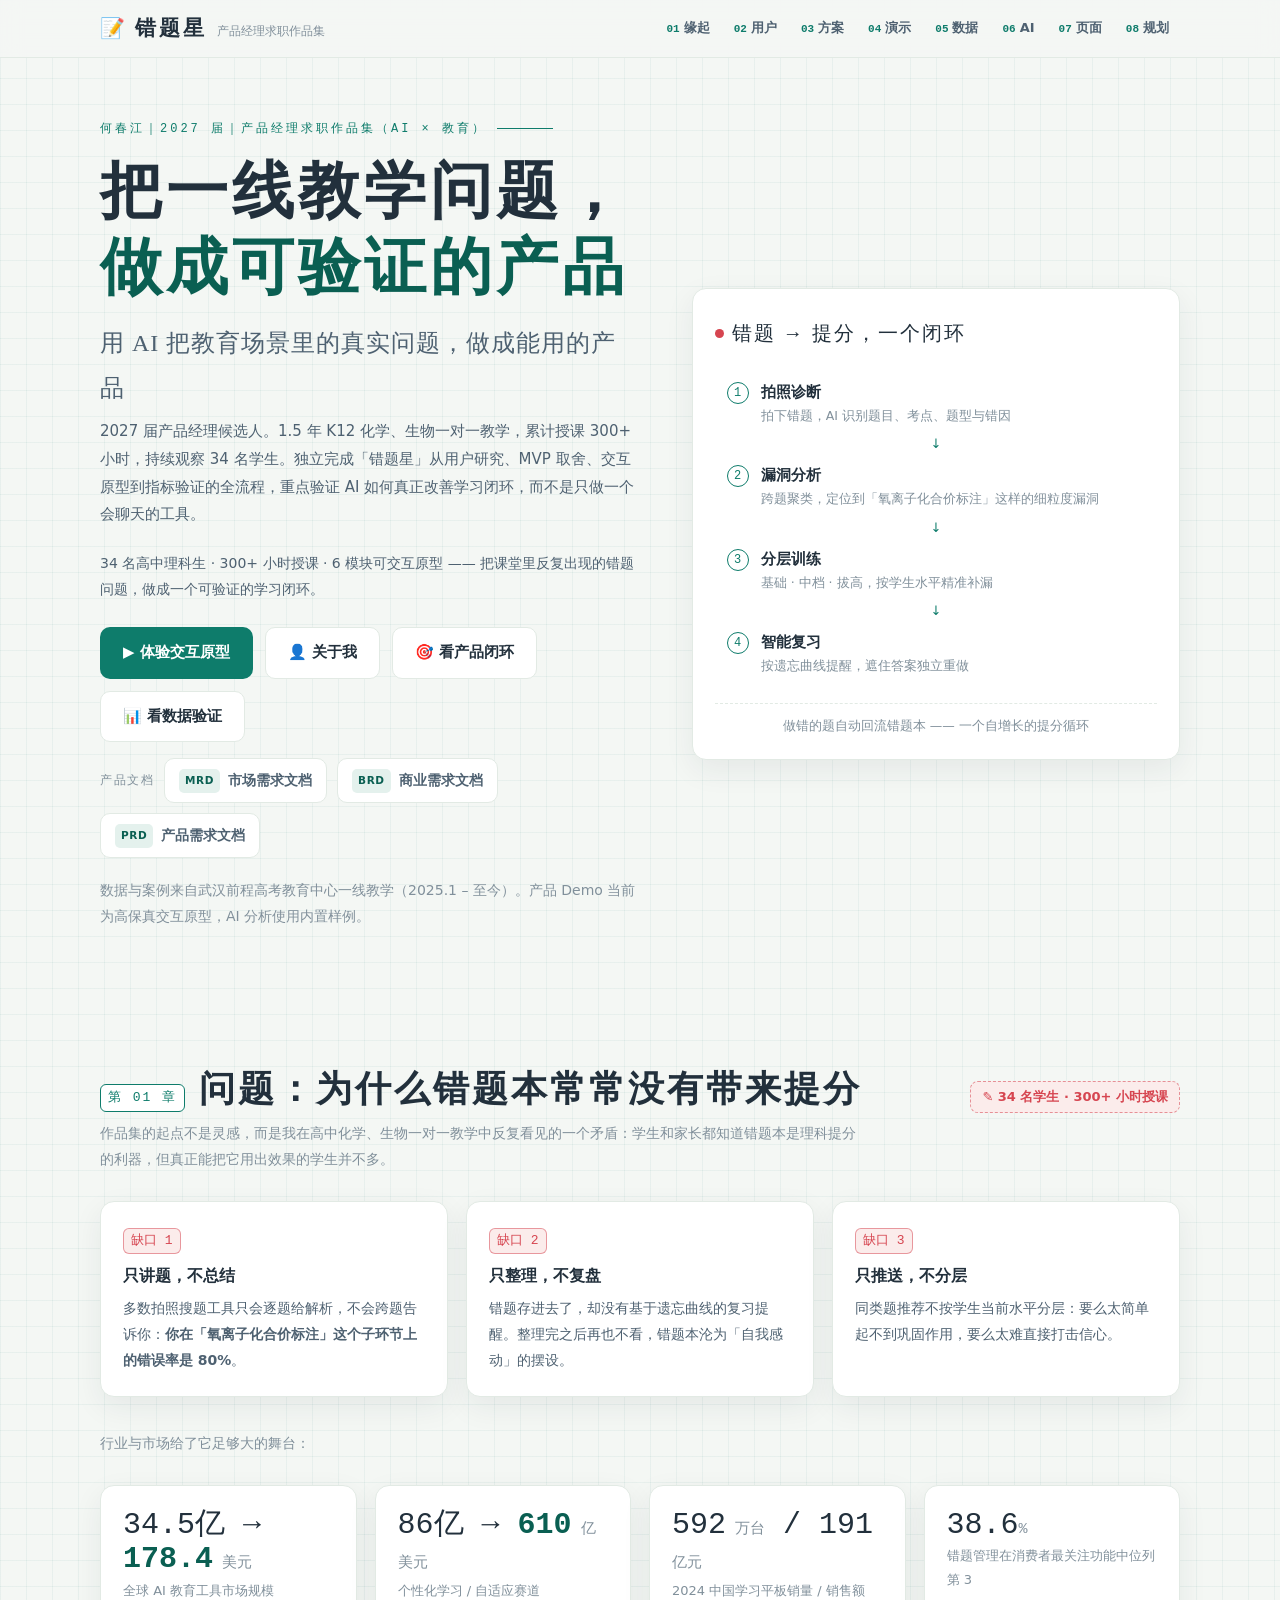
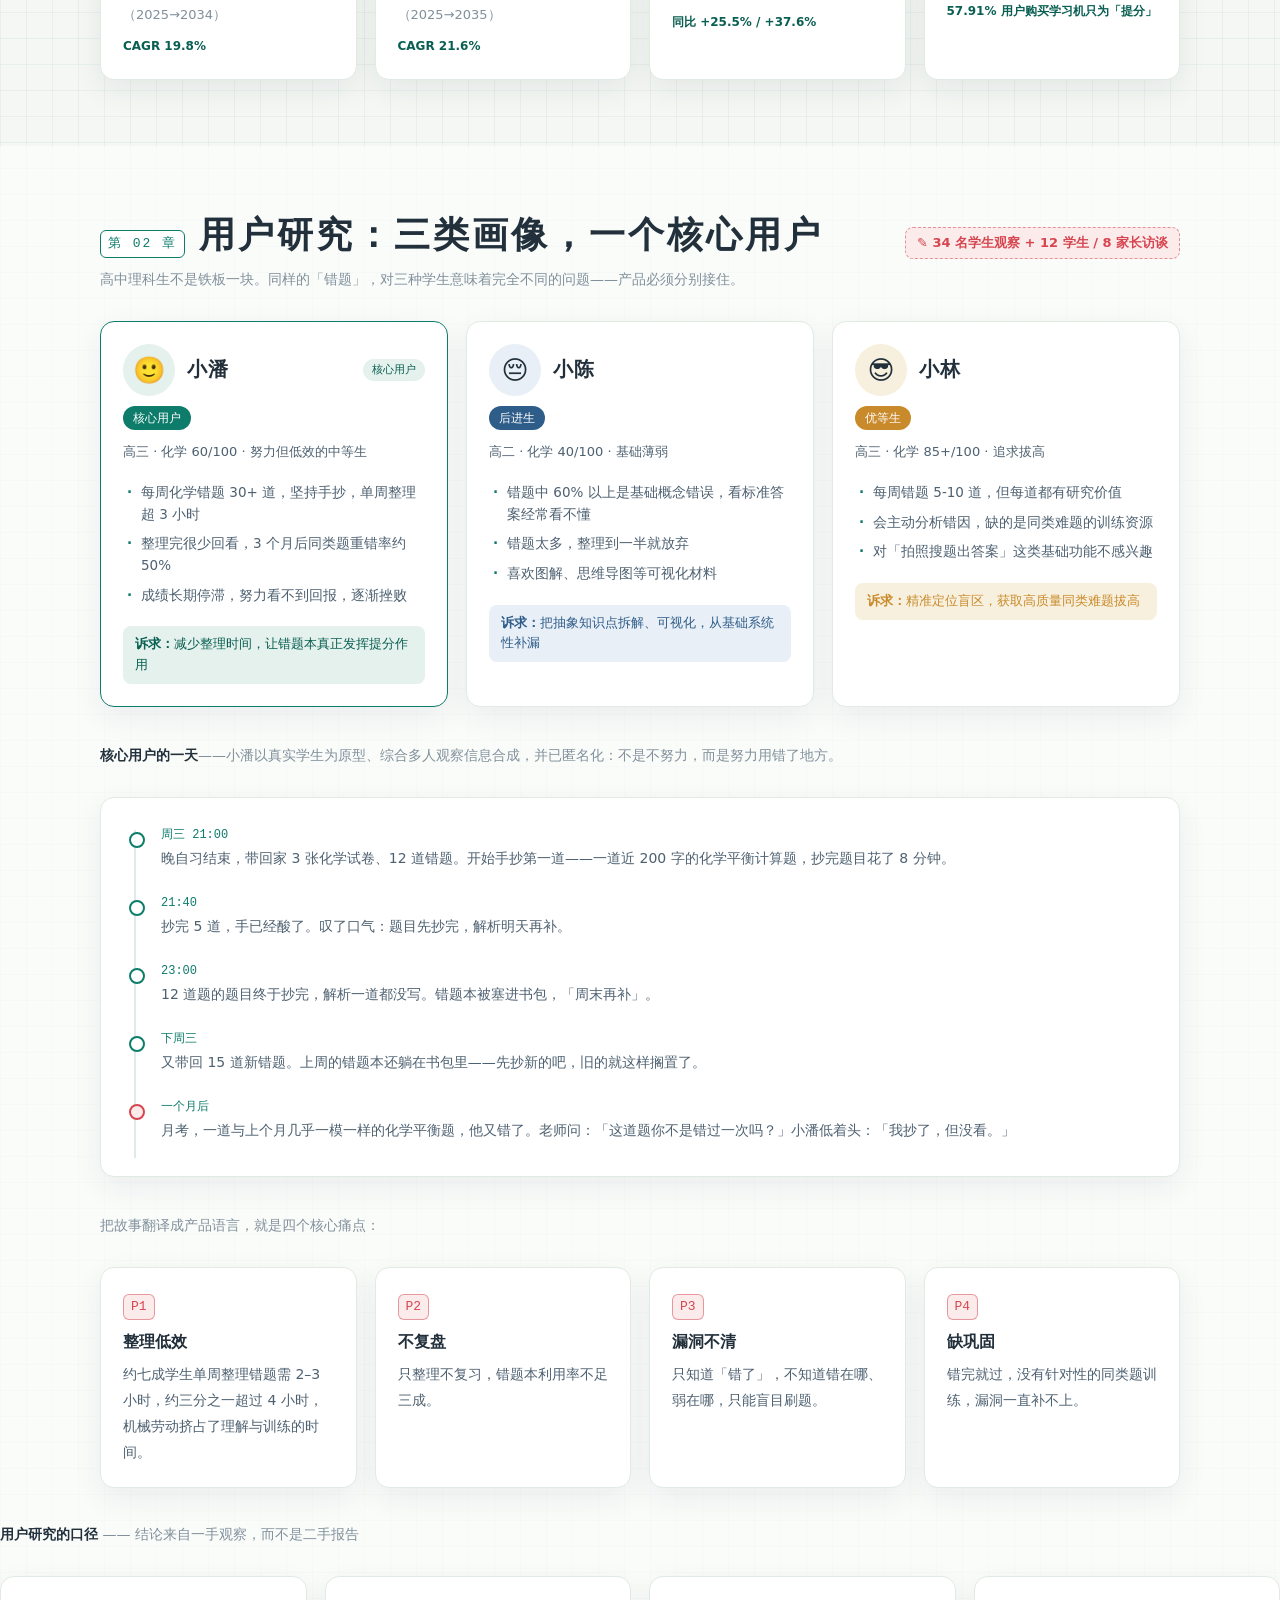
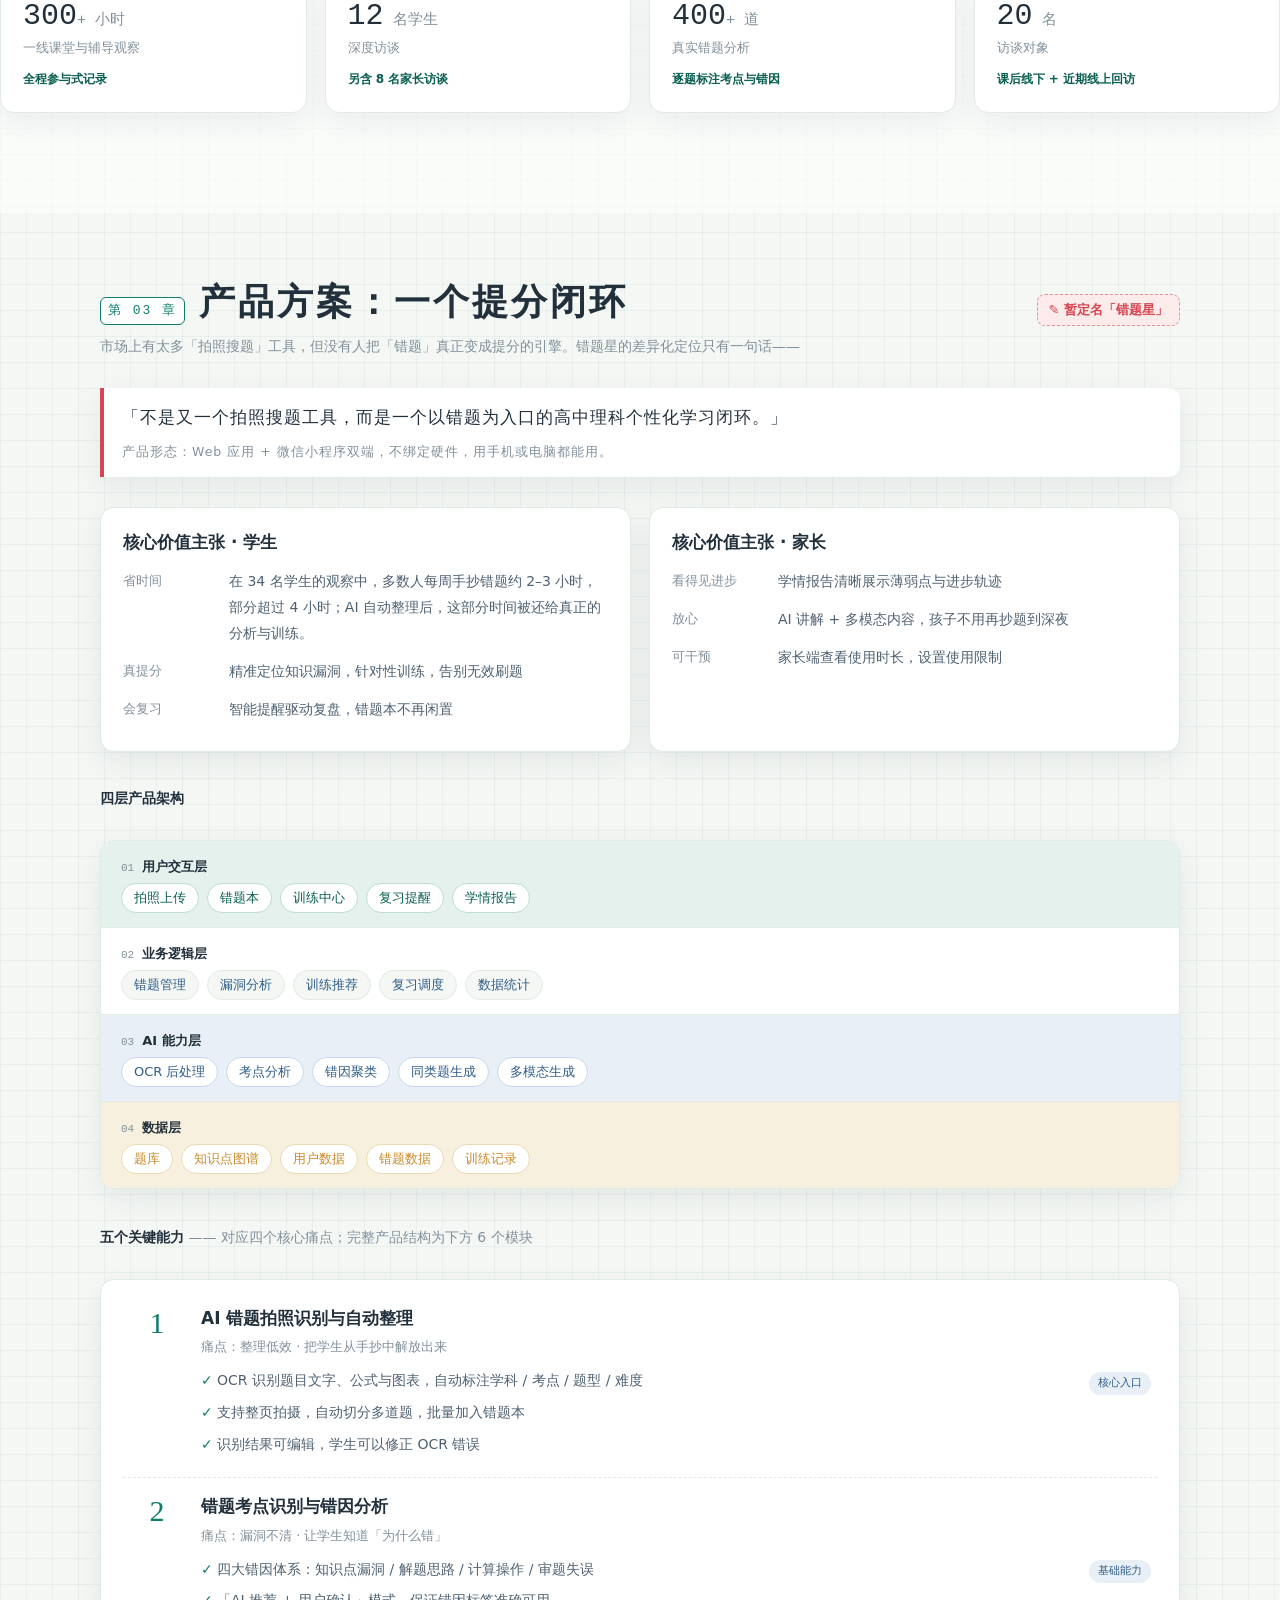
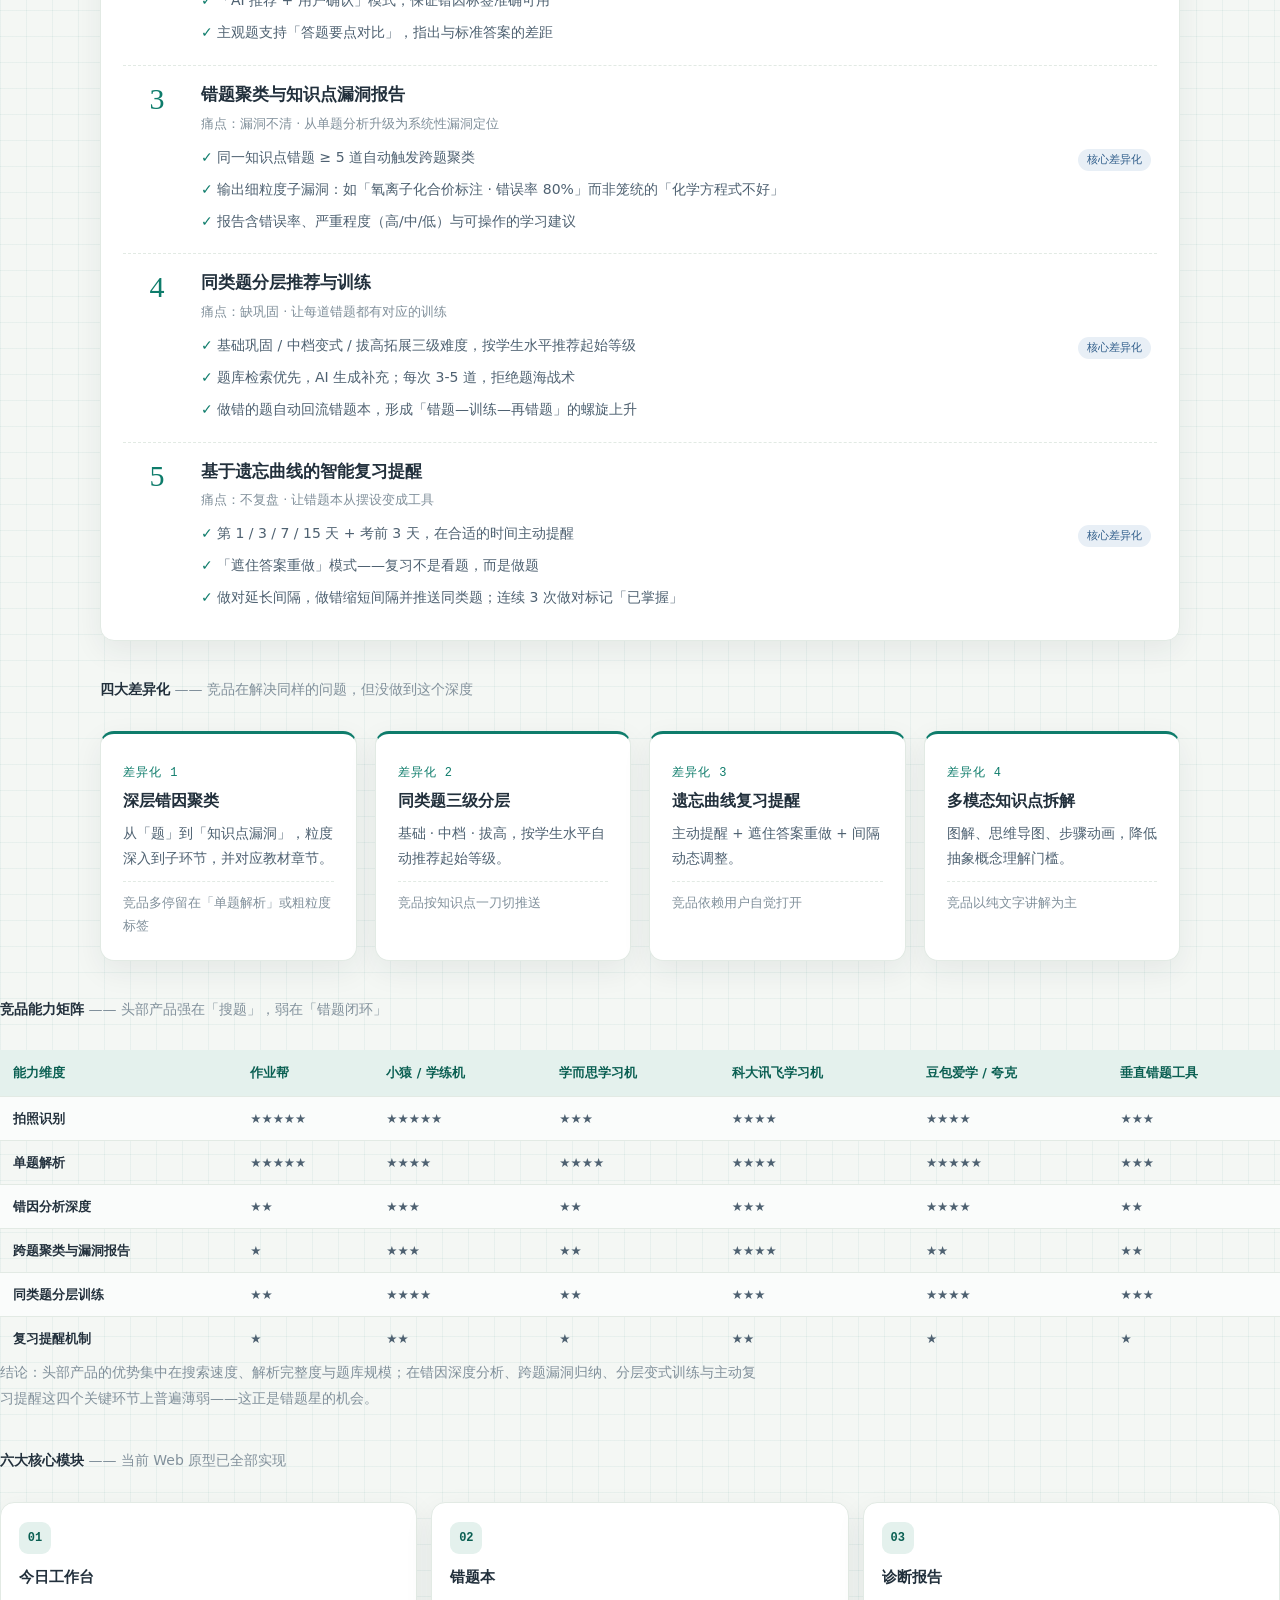
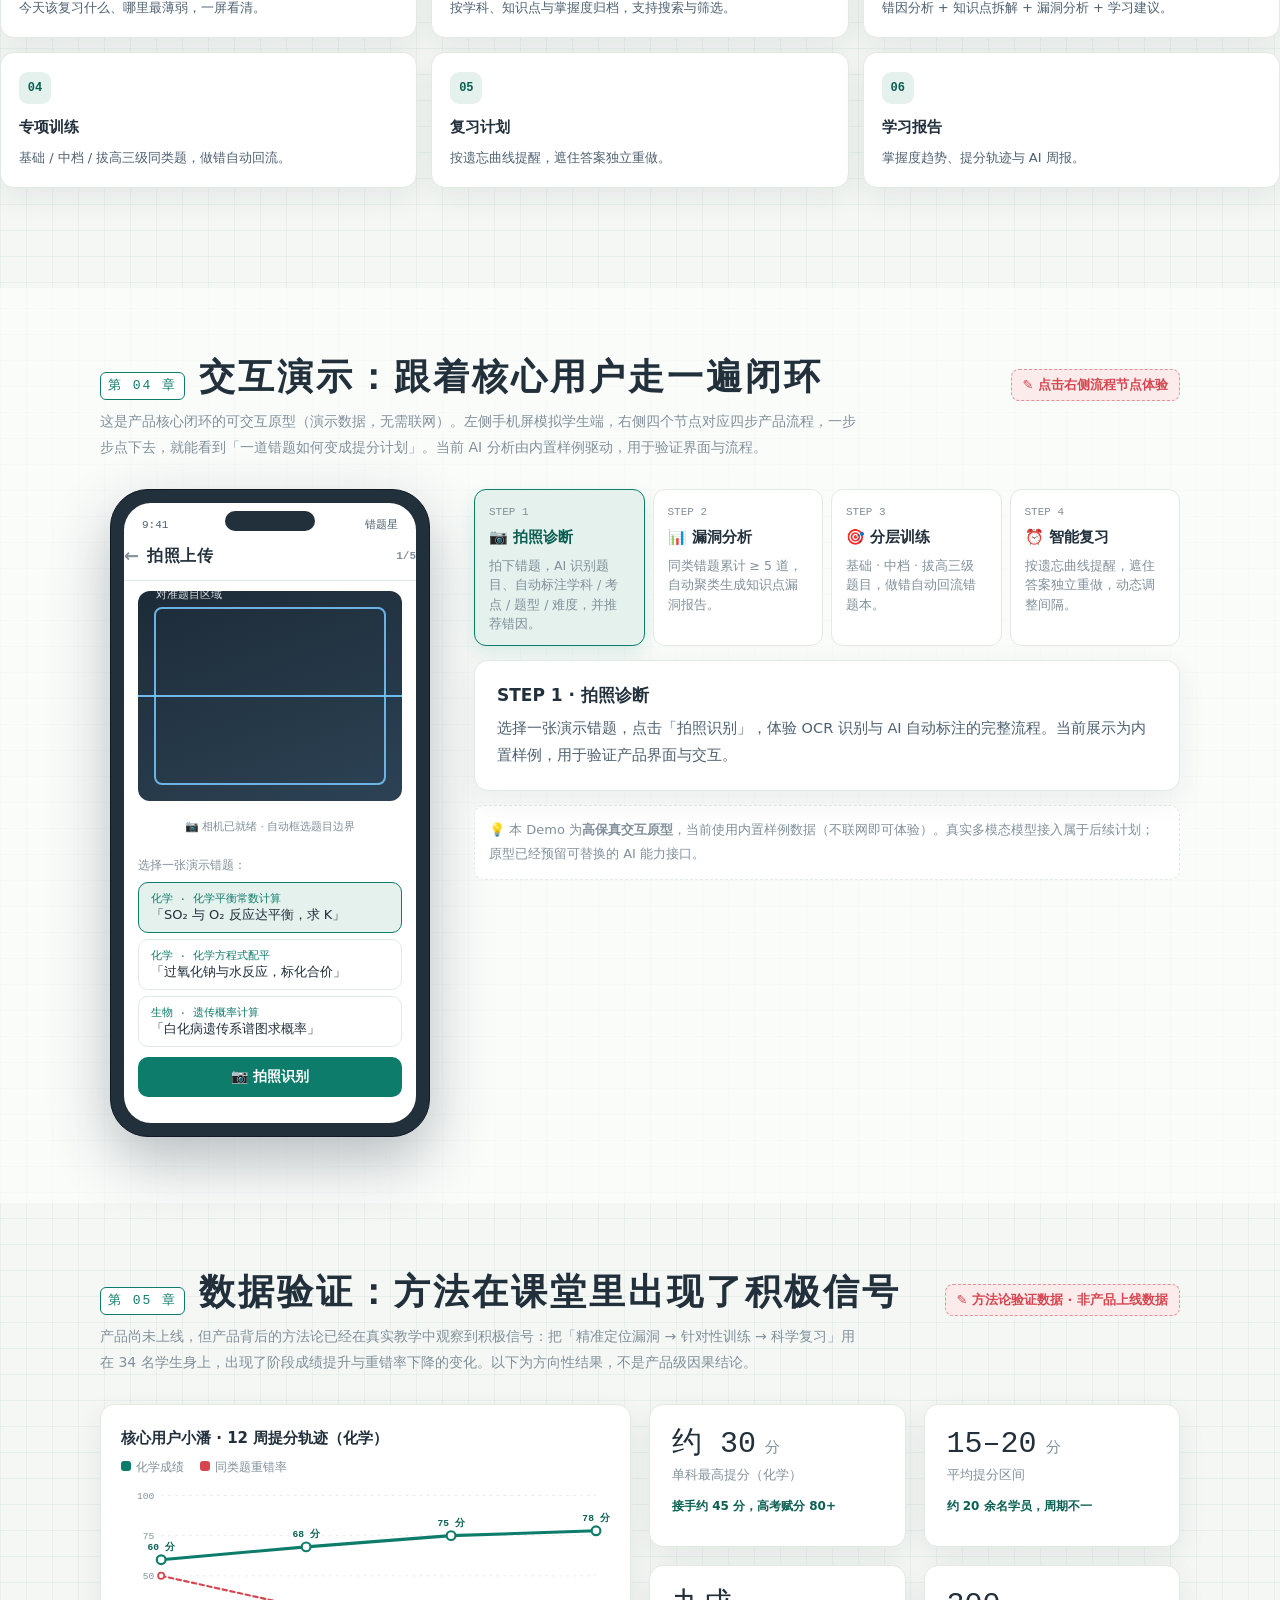
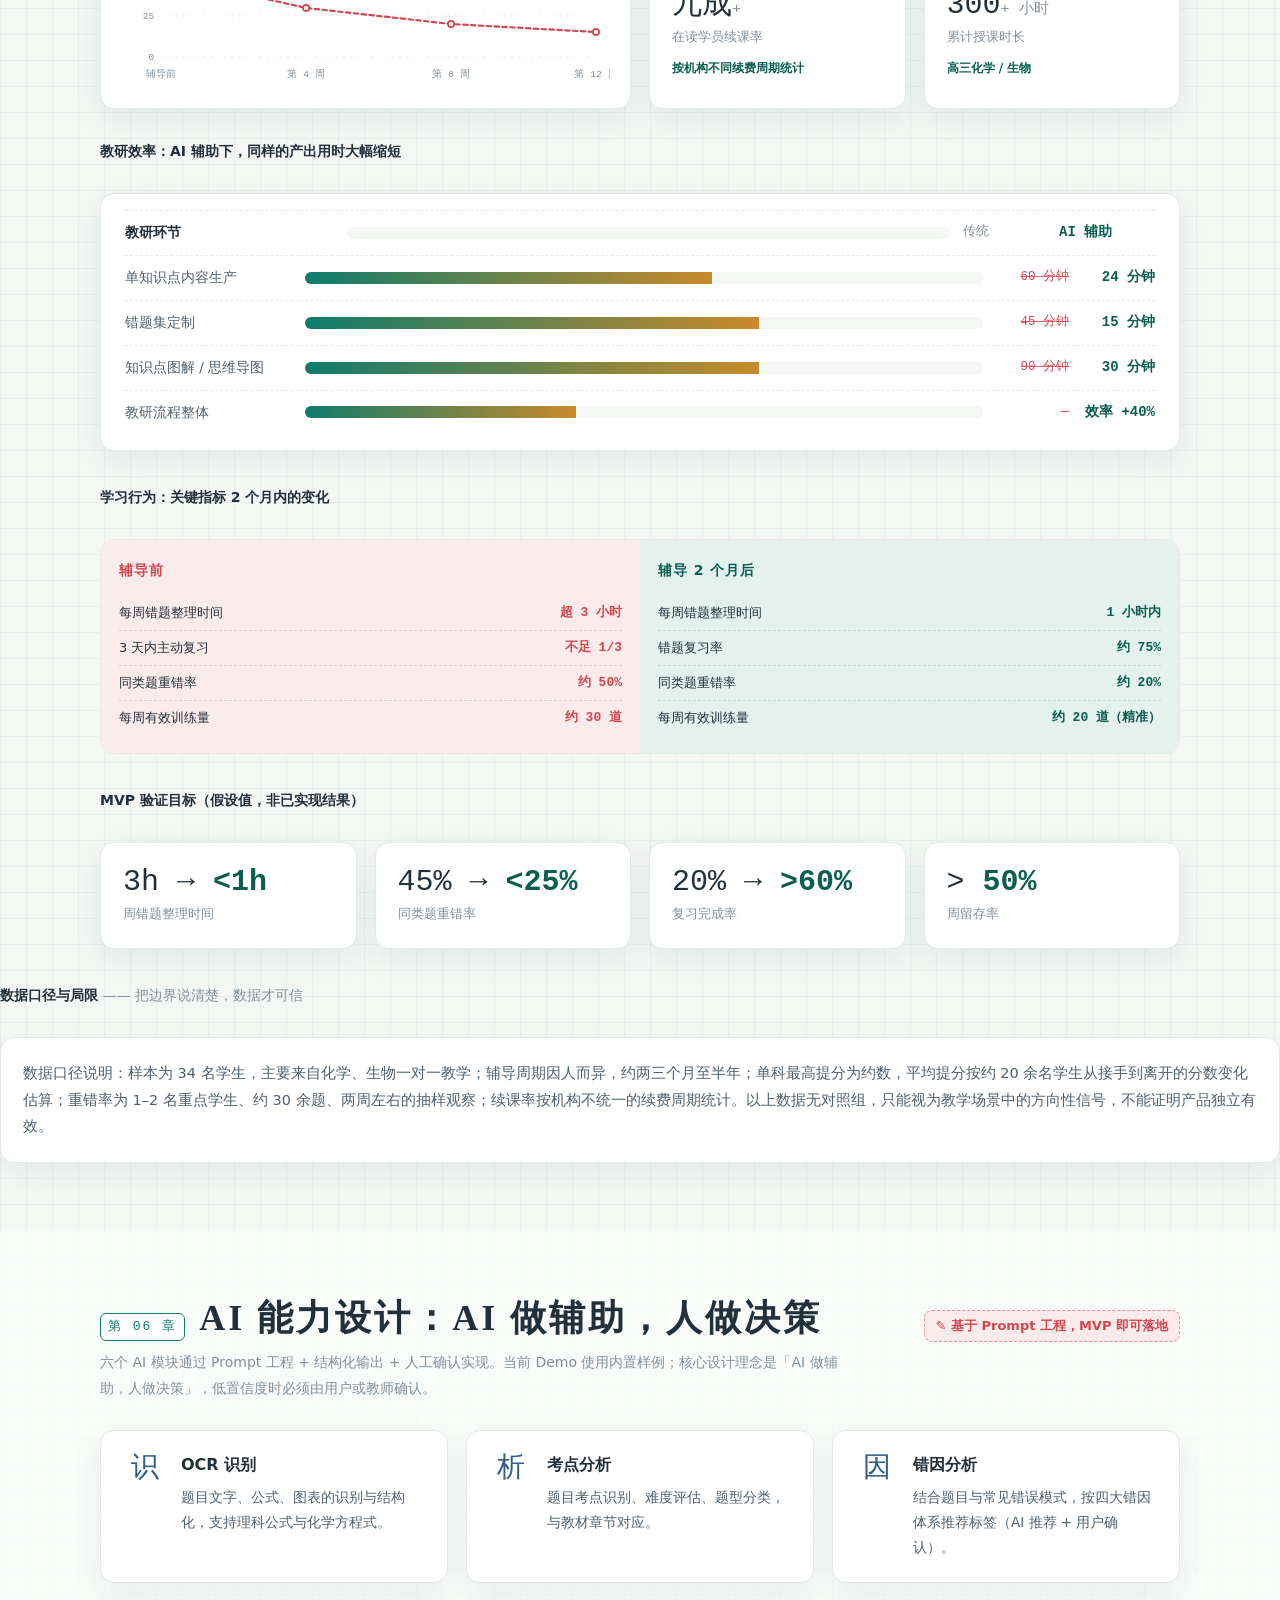
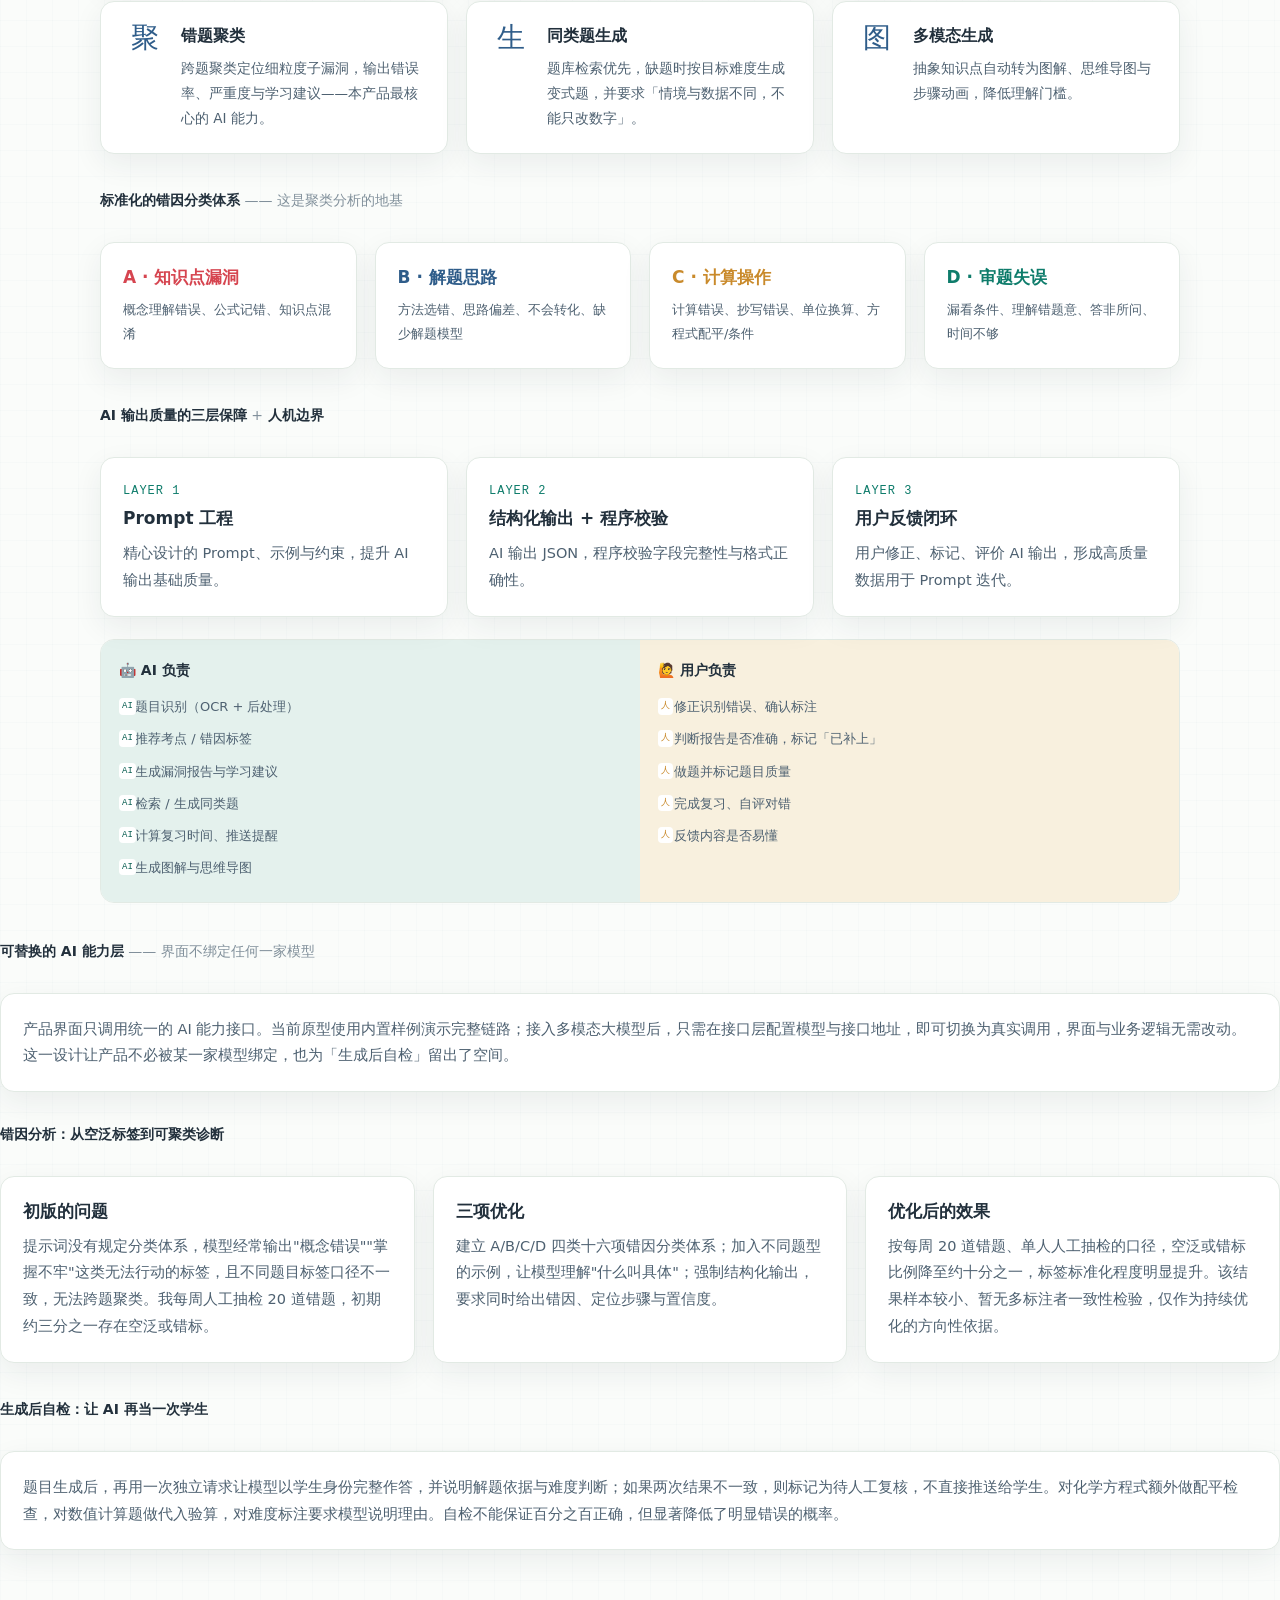
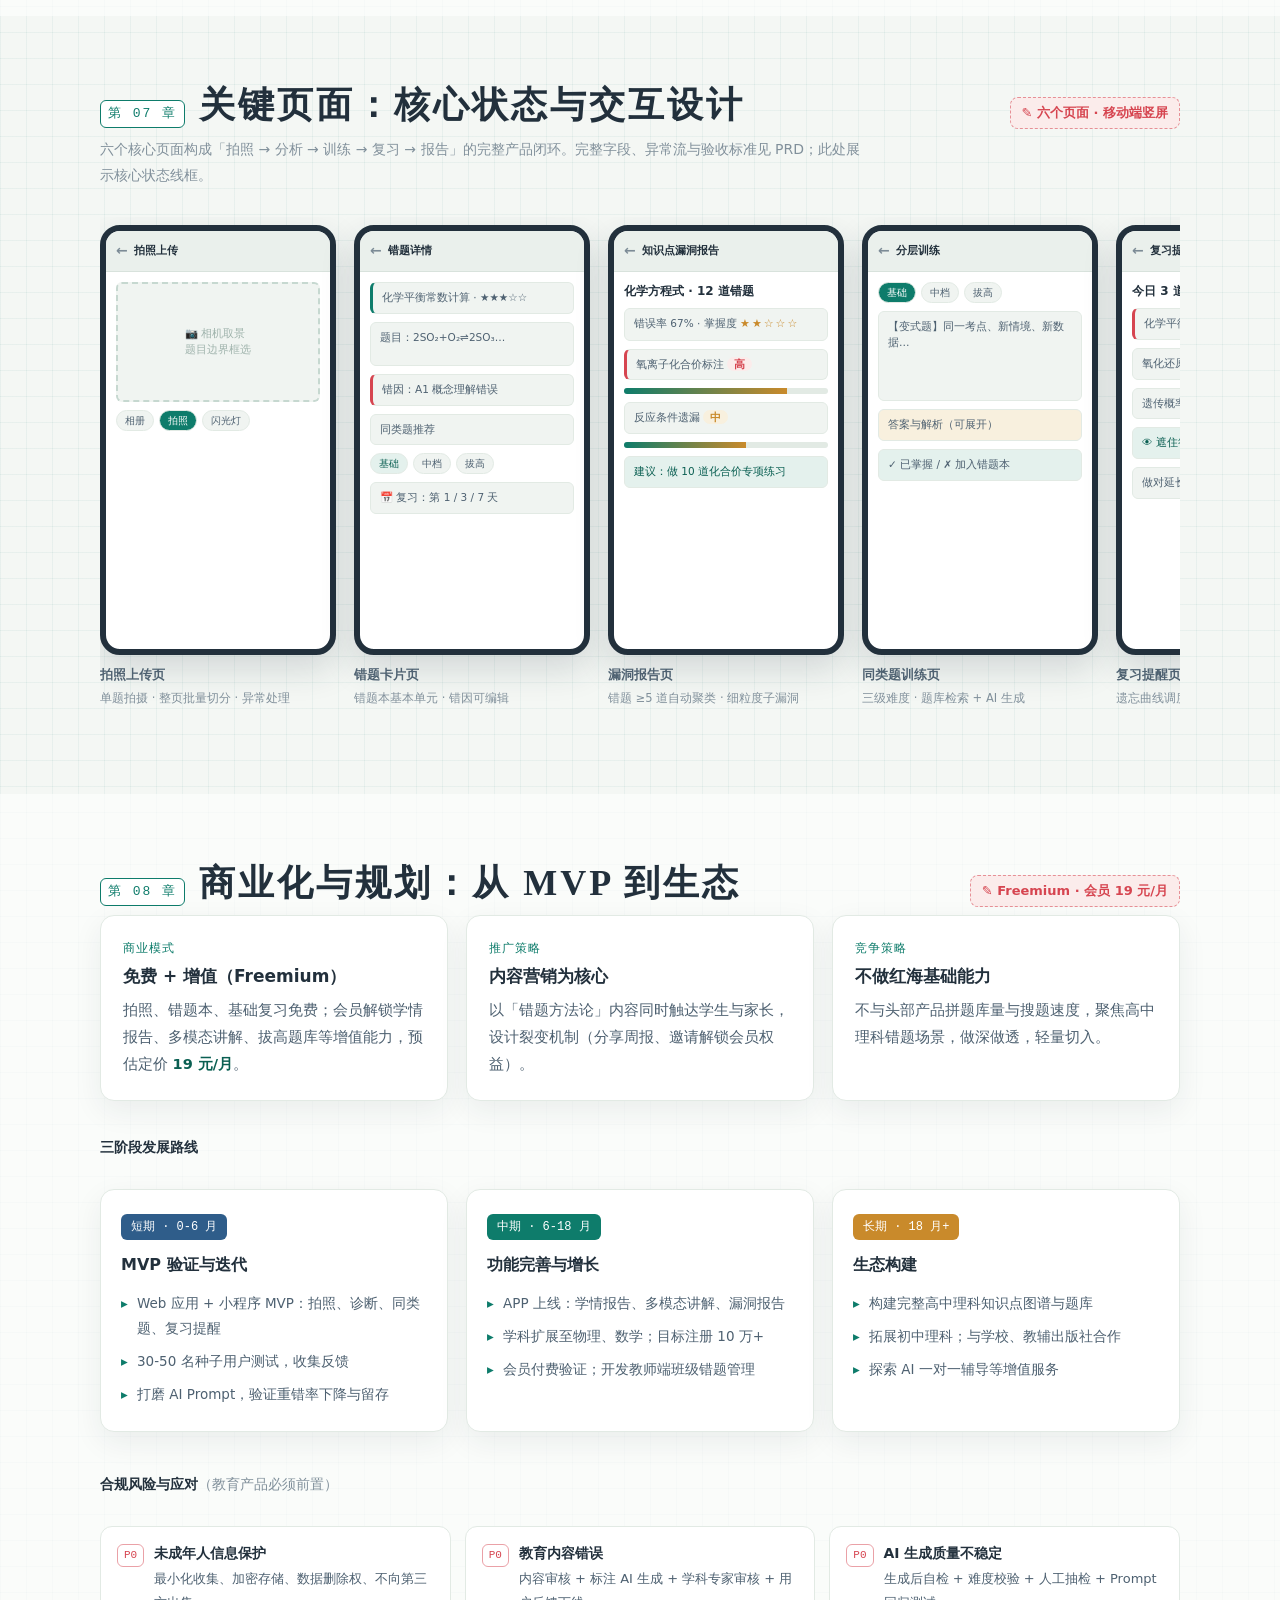
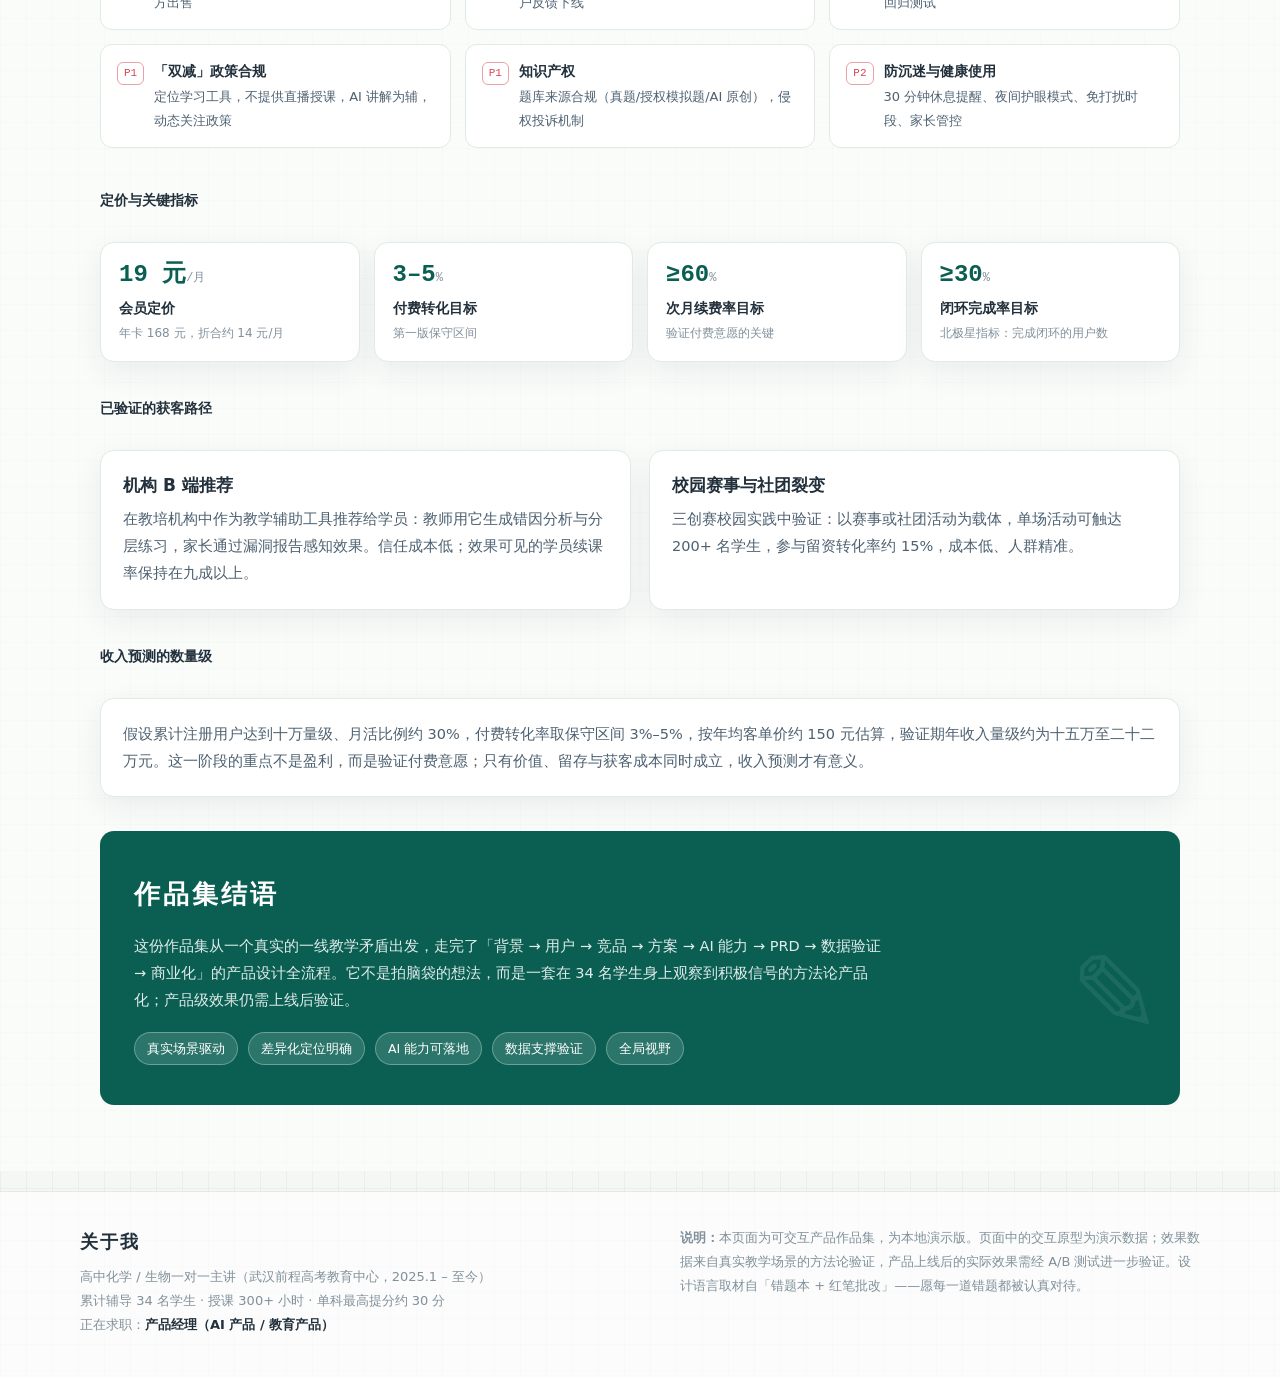
<file: index.html>
<!DOCTYPE html>
<html lang="zh-CN">
<head>
<meta charset="UTF-8">
<meta name="viewport" content="width=device-width, initial-scale=1.0">
<title>何春江｜产品经理求职作品集｜AI × 教育</title>
<meta name="description" content="何春江，2027 届产品经理候选人。作品集以一线教学经历驱动的「错题星」AI 学习产品设计、原型与验证为主线。">
<link rel="icon" href="data:image/svg+xml,%3Csvg xmlns='http://www.w3.org/2000/svg' viewBox='0 0 100 100'%3E%3Ctext y='.9em' font-size='90'%3E%F0%9F%93%9D%3C/text%3E%3C/svg%3E">
<link rel="stylesheet" href="css/intro.css">
</head>
<body>

<header class="topbar">
  <div class="topbar-inner">
    <div class="brand">
      <span class="mark">📝</span>
      <span class="name">错题星</span>
      <span class="sub">产品经理求职作品集</span>
    </div>
    <button class="burger" id="burger" aria-label="菜单">☰</button>
    <nav class="nav" id="nav">
      <a href="#ch1" data-spy><span class="no">01</span>缘起</a>
      <a href="#ch2" data-spy><span class="no">02</span>用户</a>
      <a href="#ch3" data-spy><span class="no">03</span>方案</a>
      <a href="#demo" data-spy><span class="no">04</span>演示</a>
      <a href="#data" data-spy><span class="no">05</span>数据</a>
      <a href="#ai" data-spy><span class="no">06</span>AI</a>
      <a href="#pages" data-spy><span class="no">07</span>页面</a>
      <a href="#plan" data-spy><span class="no">08</span>规划</a>
    </nav>
  </div>
</header>

<main>

<!-- ===================== Hero ===================== -->
<section class="hero" id="top">
  <div class="hero-inner">
    <div class="rv">
      <div class="hero-eyebrow">何春江｜2027 届｜产品经理求职作品集（AI × 教育）</div>
      <h1>把一线教学问题，<em>做成可验证的产品</em></h1>
      <p class="slogan">用 AI 把教育场景里的真实问题，做成能用的产品</p>
      <p class="desc">2027 届产品经理候选人。1.5 年 K12 化学、生物一对一教学，累计授课 300+ 小时，持续观察 34 名学生。独立完成「错题星」从用户研究、MVP 取舍、交互原型到指标验证的全流程，重点验证 AI 如何真正改善学习闭环，而不是只做一个会聊天的工具。</p>
      <p class="redpen-line">34 名高中理科生 · 300+ 小时授课 · 6 模块可交互原型 —— 把课堂里反复出现的错题问题，做成一个可验证的学习闭环。</p>
      <div class="hero-actions">
        <a class="btn btn-primary" href="demo-知识点拆题训练器/">▶ 体验交互原型</a>
        <a class="btn btn-ghost" href="about.html">👤 关于我</a>
        <a class="btn btn-ghost" href="#demo">🎯 看产品闭环</a>
        <a class="btn btn-ghost" href="#data">📊 看数据验证</a>
      </div>
      <div class="hero-docs">
        <span class="hd-label">产品文档</span>
        <a class="doc-chip" href="docs/01-MRD-市场需求文档-错题星.pdf" target="_blank" rel="noopener"><b>MRD</b>市场需求文档</a>
        <a class="doc-chip" href="docs/02-BRD-商业需求文档-错题星.pdf" target="_blank" rel="noopener"><b>BRD</b>商业需求文档</a>
        <a class="doc-chip" href="docs/03-PRD-产品需求文档-错题星.pdf" target="_blank" rel="noopener"><b>PRD</b>产品需求文档</a>
      </div>
      <p class="ch-sub" style="margin-top:20px;margin-bottom:0">数据与案例来自武汉前程高考教育中心一线教学（2025.1 – 至今）。产品 Demo 当前为高保真交互原型，AI 分析使用内置样例。</p>
    </div>

    <div class="hero-visual rv">
      <div class="loop-box">
        <div class="lb-title"><span class="dot"></span>错题 → 提分，一个闭环</div>
        <div class="loop-node">
          <span class="ln-no">1</span>
          <div><div class="ln-name">拍照诊断</div><div class="ln-desc">拍下错题，AI 识别题目、考点、题型与错因</div></div>
        </div>
        <div class="loop-arrow">↓</div>
        <div class="loop-node">
          <span class="ln-no">2</span>
          <div><div class="ln-name">漏洞分析</div><div class="ln-desc">跨题聚类，定位到「氧离子化合价标注」这样的细粒度漏洞</div></div>
        </div>
        <div class="loop-arrow">↓</div>
        <div class="loop-node">
          <span class="ln-no">3</span>
          <div><div class="ln-name">分层训练</div><div class="ln-desc">基础 · 中档 · 拔高，按学生水平精准补漏</div></div>
        </div>
        <div class="loop-arrow">↓</div>
        <div class="loop-node">
          <span class="ln-no">4</span>
          <div><div class="ln-name">智能复习</div><div class="ln-desc">按遗忘曲线提醒，遮住答案独立重做</div></div>
        </div>
        <div class="loop-foot">做错的题自动回流错题本 —— 一个自增长的提分循环</div>
      </div>
    </div>
  </div>
</section>

<!-- ===================== 01 缘起 ===================== -->
<section class="sec" id="ch1">
  <div class="container">
    <div class="chapter-head rv">
      <span class="ch-no">第 01 章</span>
      <h2 class="ch-title">问题：为什么错题本常常没有带来提分</h2>
      <span class="ch-annot">✎ 34 名学生 · 300+ 小时授课</span>
    </div>
    <p class="ch-sub rv">作品集的起点不是灵感，而是我在高中化学、生物一对一教学中反复看见的一个矛盾：学生和家长都知道错题本是理科提分的利器，但真正能把它用出效果的学生并不多。</p>

    <div class="grid g3">
      <div class="card pain-card rv">
        <span class="p-no">缺口 1</span>
        <h3>只讲题，不总结</h3>
        <p>多数拍照搜题工具只会逐题给解析，不会跨题告诉你：<b>你在「氧离子化合价标注」这个子环节上的错误率是 80%</b>。</p>
      </div>
      <div class="card pain-card rv">
        <span class="p-no">缺口 2</span>
        <h3>只整理，不复盘</h3>
        <p>错题存进去了，却没有基于遗忘曲线的复习提醒。整理完之后再也不看，错题本沦为「自我感动」的摆设。</p>
      </div>
      <div class="card pain-card rv">
        <span class="p-no">缺口 3</span>
        <h3>只推送，不分层</h3>
        <p>同类题推荐不按学生当前水平分层：要么太简单起不到巩固作用，要么太难直接打击信心。</p>
      </div>
    </div>

    <p class="ch-sub" style="margin-top:34px">行业与市场给了它足够大的舞台：</p>
    <div class="grid g4">
      <div class="card stat-card rv">
        <span class="big">34.5亿 → <b style="color:var(--teal-deep)">178.4</b><span class="u"> 美元</span></span>
        <div class="label">全球 AI 教育工具市场规模（2025→2034）</div>
        <div class="foot">CAGR 19.8%</div>
      </div>
      <div class="card stat-card rv">
        <span class="big">86亿 → <b style="color:var(--teal-deep)">610</b><span class="u"> 亿美元</span></span>
        <div class="label">个性化学习 / 自适应赛道（2025→2035）</div>
        <div class="foot">CAGR 21.6%</div>
      </div>
      <div class="card stat-card rv">
        <span class="big">592<span class="u"> 万台</span> / 191<span class="u"> 亿元</span></span>
        <div class="label">2024 中国学习平板销量 / 销售额</div>
        <div class="foot">同比 +25.5% / +37.6%</div>
      </div>
      <div class="card stat-card rv">
        <span class="big">38.6<span class="u">%</span></span>
        <div class="label">错题管理在消费者最关注功能中位列第 3</div>
        <div class="foot">57.91% 用户购买学习机只为「提分」</div>
      </div>
    </div>
  </div>
</section>

<!-- ===================== 02 用户 ===================== -->
<section class="sec alt" id="ch2">
  <div class="container">
    <div class="chapter-head rv">
      <span class="ch-no">第 02 章</span>
      <h2 class="ch-title">用户研究：三类画像，一个核心用户</h2>
      <span class="ch-annot">✎ 34 名学生观察 + 12 学生 / 8 家长访谈</span>
    </div>
    <p class="ch-sub rv">高中理科生不是铁板一块。同样的「错题」，对三种学生意味着完全不同的问题——产品必须分别接住。</p>

    <div class="grid g3">
      <div class="card persona p-core rv">
        <div class="p-head"><span class="p-avatar" style="background:var(--teal-soft)">🙂</span><span class="p-name">小潘</span></div>
        <div class="p-tag" style="background:var(--teal)">核心用户</div>
        <div class="p-meta">高三 · 化学 60/100 · 努力但低效的中等生</div>
        <ul>
          <li>每周化学错题 30+ 道，坚持手抄，单周整理超 3 小时</li>
          <li>整理完很少回看，3 个月后同类题重错率约 50%</li>
          <li>成绩长期停滞，努力看不到回报，逐渐挫败</li>
        </ul>
        <div class="want" style="background:var(--teal-soft);color:var(--teal-deep)"><b>诉求：</b>减少整理时间，让错题本真正发挥提分作用</div>
      </div>
      <div class="card persona rv">
        <div class="p-head"><span class="p-avatar" style="background:var(--blue-soft)">😔</span><span class="p-name">小陈</span></div>
        <div class="p-tag" style="background:var(--blue)">后进生</div>
        <div class="p-meta">高二 · 化学 40/100 · 基础薄弱</div>
        <ul>
          <li>错题中 60% 以上是基础概念错误，看标准答案经常看不懂</li>
          <li>错题太多，整理到一半就放弃</li>
          <li>喜欢图解、思维导图等可视化材料</li>
        </ul>
        <div class="want" style="background:var(--blue-soft);color:var(--blue)"><b>诉求：</b>把抽象知识点拆解、可视化，从基础系统性补漏</div>
      </div>
      <div class="card persona rv">
        <div class="p-head"><span class="p-avatar" style="background:var(--amber-soft)">😎</span><span class="p-name">小林</span></div>
        <div class="p-tag" style="background:var(--amber)">优等生</div>
        <div class="p-meta">高三 · 化学 85+/100 · 追求拔高</div>
        <ul>
          <li>每周错题 5-10 道，但每道都有研究价值</li>
          <li>会主动分析错因，缺的是同类难题的训练资源</li>
          <li>对「拍照搜题出答案」这类基础功能不感兴趣</li>
        </ul>
        <div class="want" style="background:var(--amber-soft);color:var(--amber)"><b>诉求：</b>精准定位盲区，获取高质量同类难题拔高</div>
      </div>
    </div>

    <p class="ch-sub" style="margin-top:36px"><b style="color:var(--ink)">核心用户的一天</b>——小潘以真实学生为原型、综合多人观察信息合成，并已匿名化：不是不努力，而是努力用错了地方。</p>
    <div class="card rv" style="padding:26px 26px 12px">
      <div class="timeline">
        <div class="tl-item"><div class="tl-time">周三 21:00</div><div class="tl-text">晚自习结束，带回家 3 张化学试卷、12 道错题。开始手抄第一道——一道近 200 字的化学平衡计算题，抄完题目花了 8 分钟。</div></div>
        <div class="tl-item"><div class="tl-time">21:40</div><div class="tl-text">抄完 5 道，手已经酸了。叹了口气：题目先抄完，解析明天再补。</div></div>
        <div class="tl-item"><div class="tl-time">23:00</div><div class="tl-text">12 道题的题目终于抄完，解析一道都没写。错题本被塞进书包，「周末再补」。</div></div>
        <div class="tl-item"><div class="tl-time">下周三</div><div class="tl-text">又带回 15 道新错题。上周的错题本还躺在书包里——先抄新的吧，旧的就这样搁置了。</div></div>
        <div class="tl-item"><div class="tl-time">一个月后</div><div class="tl-text">月考，一道与上个月几乎一模一样的化学平衡题，他又错了。老师问：「这道题你不是错过一次吗？」小潘低着头：「我抄了，但没看。」</div></div>
      </div>
    </div>

    <p class="ch-sub" style="margin-top:36px">把故事翻译成产品语言，就是四个核心痛点：</p>
    <div class="grid g4">
      <div class="card pain-card rv"><span class="p-no">P1</span><h3>整理低效</h3><p>约七成学生单周整理错题需 2–3 小时，约三分之一超过 4 小时，机械劳动挤占了理解与训练的时间。</p></div>
      <div class="card pain-card rv"><span class="p-no">P2</span><h3>不复盘</h3><p>只整理不复习，错题本利用率不足三成。</p></div>
      <div class="card pain-card rv"><span class="p-no">P3</span><h3>漏洞不清</h3><p>只知道「错了」，不知道错在哪、弱在哪，只能盲目刷题。</p></div>
      <div class="card pain-card rv"><span class="p-no">P4</span><h3>缺巩固</h3><p>错完就过，没有针对性的同类题训练，漏洞一直补不上。</p></div>
    </div>
  </div>

    <p class="ch-sub" style="margin-top:34px"><b style="color:var(--ink)">用户研究的口径</b> —— 结论来自一手观察，而不是二手报告</p>
    <div class="grid g4" style="margin-bottom:34px">
      <div class="card stat-card rv"><span class="big">300<span class="u">+ 小时</span></span><div class="label">一线课堂与辅导观察</div><div class="foot">全程参与式记录</div></div>
      <div class="card stat-card rv"><span class="big">12<span class="u"> 名学生</span></span><div class="label">深度访谈</div><div class="foot">另含 8 名家长访谈</div></div>
      <div class="card stat-card rv"><span class="big">400<span class="u">+ 道</span></span><div class="label">真实错题分析</div><div class="foot">逐题标注考点与错因</div></div>
      <div class="card stat-card rv"><span class="big">20<span class="u"> 名</span></span><div class="label">访谈对象</div><div class="foot">课后线下 + 近期线上回访</div></div>
    </div>
</section>
<!-- ===================== 03 方案 ===================== -->
<section class="sec" id="ch3">
  <div class="container">
    <div class="chapter-head rv">
      <span class="ch-no">第 03 章</span>
      <h2 class="ch-title">产品方案：一个提分闭环</h2>
      <span class="ch-annot">✎ 暂定名「错题星」</span>
    </div>
    <p class="ch-sub rv">市场上有太多「拍照搜题」工具，但没有人把「错题」真正变成提分的引擎。错题星的差异化定位只有一句话——</p>

    <div class="quote rv" style="margin-bottom:30px">「不是又一个拍照搜题工具，而是一个以错题为入口的高中理科个性化学习闭环。」<small>产品形态：Web 应用 + 微信小程序双端，不绑定硬件，用手机或电脑都能用。</small></div>

    <div class="grid g2" style="margin-bottom:34px">
      <div class="card rv">
        <h3>核心价值主张 · 学生</h3>
        <div class="kv"><span class="vk">省时间</span><span class="vv">在 34 名学生的观察中，多数人每周手抄错题约 2–3 小时，部分超过 4 小时；AI 自动整理后，这部分时间被还给真正的分析与训练。</span></div>
        <div class="kv"><span class="vk">真提分</span><span class="vv">精准定位知识漏洞，针对性训练，告别无效刷题</span></div>
        <div class="kv"><span class="vk">会复习</span><span class="vv">智能提醒驱动复盘，错题本不再闲置</span></div>
      </div>
      <div class="card rv">
        <h3>核心价值主张 · 家长</h3>
        <div class="kv"><span class="vk">看得见进步</span><span class="vv">学情报告清晰展示薄弱点与进步轨迹</span></div>
        <div class="kv"><span class="vk">放心</span><span class="vv">AI 讲解 + 多模态内容，孩子不用再抄题到深夜</span></div>
        <div class="kv"><span class="vk">可干预</span><span class="vv">家长端查看使用时长，设置使用限制</span></div>
      </div>
    </div>

    <p class="ch-sub"><b style="color:var(--ink)">四层产品架构</b></p>
    <div class="arch rv" style="margin-bottom:36px">
      <div class="layer l1"><div class="l-name"><span class="t">01</span>用户交互层</div><div class="l-tags"><span class="chip">拍照上传</span><span class="chip">错题本</span><span class="chip">训练中心</span><span class="chip">复习提醒</span><span class="chip">学情报告</span></div></div>
      <div class="layer l2"><div class="l-name"><span class="t">02</span>业务逻辑层</div><div class="l-tags"><span class="chip">错题管理</span><span class="chip">漏洞分析</span><span class="chip">训练推荐</span><span class="chip">复习调度</span><span class="chip">数据统计</span></div></div>
      <div class="layer l3"><div class="l-name"><span class="t">03</span>AI 能力层</div><div class="l-tags"><span class="chip">OCR 后处理</span><span class="chip">考点分析</span><span class="chip">错因聚类</span><span class="chip">同类题生成</span><span class="chip">多模态生成</span></div></div>
      <div class="layer l4"><div class="l-name"><span class="t">04</span>数据层</div><div class="l-tags"><span class="chip">题库</span><span class="chip">知识点图谱</span><span class="chip">用户数据</span><span class="chip">错题数据</span><span class="chip">训练记录</span></div></div>
    </div>

    <p class="ch-sub"><b style="color:var(--ink)">五个关键能力</b> —— 对应四个核心痛点；完整产品结构为下方 6 个模块</p>
    <div class="card rv" style="padding:10px 22px">
      <div class="feat-row"><span class="feat-no">1</span><div class="feat-body"><h3>AI 错题拍照识别与自动整理</h3><div class="goals">痛点：整理低效 · 把学生从手抄中解放出来</div><ul><li>OCR 识别题目文字、公式与图表，自动标注学科 / 考点 / 题型 / 难度</li><li>支持整页拍摄，自动切分多道题，批量加入错题本</li><li>识别结果可编辑，学生可以修正 OCR 错误</li></ul></div><span class="f-tag">核心入口</span></div>
      <div class="feat-row"><span class="feat-no">2</span><div class="feat-body"><h3>错题考点识别与错因分析</h3><div class="goals">痛点：漏洞不清 · 让学生知道「为什么错」</div><ul><li>四大错因体系：知识点漏洞 / 解题思路 / 计算操作 / 审题失误</li><li>「AI 推荐 + 用户确认」模式，保证错因标签准确可用</li><li>主观题支持「答题要点对比」，指出与标准答案的差距</li></ul></div><span class="f-tag">基础能力</span></div>
      <div class="feat-row"><span class="feat-no">3</span><div class="feat-body"><h3>错题聚类与知识点漏洞报告</h3><div class="goals">痛点：漏洞不清 · 从单题分析升级为系统性漏洞定位</div><ul><li>同一知识点错题 ≥ 5 道自动触发跨题聚类</li><li>输出细粒度子漏洞：如「氧离子化合价标注 · 错误率 80%」而非笼统的「化学方程式不好」</li><li>报告含错误率、严重程度（高/中/低）与可操作的学习建议</li></ul></div><span class="f-tag">核心差异化</span></div>
      <div class="feat-row"><span class="feat-no">4</span><div class="feat-body"><h3>同类题分层推荐与训练</h3><div class="goals">痛点：缺巩固 · 让每道错题都有对应的训练</div><ul><li>基础巩固 / 中档变式 / 拔高拓展三级难度，按学生水平推荐起始等级</li><li>题库检索优先，AI 生成补充；每次 3-5 道，拒绝题海战术</li><li>做错的题自动回流错题本，形成「错题—训练—再错题」的螺旋上升</li></ul></div><span class="f-tag">核心差异化</span></div>
      <div class="feat-row"><span class="feat-no">5</span><div class="feat-body"><h3>基于遗忘曲线的智能复习提醒</h3><div class="goals">痛点：不复盘 · 让错题本从摆设变成工具</div><ul><li>第 1 / 3 / 7 / 15 天 + 考前 3 天，在合适的时间主动提醒</li><li>「遮住答案重做」模式——复习不是看题，而是做题</li><li>做对延长间隔，做错缩短间隔并推送同类题；连续 3 次做对标记「已掌握」</li></ul></div><span class="f-tag">核心差异化</span></div>
    </div>

    <p class="ch-sub" style="margin-top:36px"><b style="color:var(--ink)">四大差异化</b> —— 竞品在解决同样的问题，但没做到这个深度</p>
    <div class="grid g4">
      <div class="card diff-card rv"><span class="d-no">差异化 1</span><h3>深层错因聚类</h3><p>从「题」到「知识点漏洞」，粒度深入到子环节，并对应教材章节。</p><div class="vs">竞品多停留在「单题解析」或粗粒度标签</div></div>
      <div class="card diff-card rv"><span class="d-no">差异化 2</span><h3>同类题三级分层</h3><p>基础 · 中档 · 拔高，按学生水平自动推荐起始等级。</p><div class="vs">竞品按知识点一刀切推送</div></div>
      <div class="card diff-card rv"><span class="d-no">差异化 3</span><h3>遗忘曲线复习提醒</h3><p>主动提醒 + 遮住答案重做 + 间隔动态调整。</p><div class="vs">竞品依赖用户自觉打开</div></div>
      <div class="card diff-card rv"><span class="d-no">差异化 4</span><h3>多模态知识点拆解</h3><p>图解、思维导图、步骤动画，降低抽象概念理解门槛。</p><div class="vs">竞品以纯文字讲解为主</div></div>
    </div>
  </div>

    <p class="ch-sub" style="margin-top:36px"><b style="color:var(--ink)">竞品能力矩阵</b> —— 头部产品强在「搜题」，弱在「错题闭环」</p>
    <div class="table-wrap rv">
      <table class="cmp-table">
        <tr><th>能力维度</th><th>作业帮</th><th>小猿 / 学练机</th><th>学而思学习机</th><th>科大讯飞学习机</th><th>豆包爱学 / 夸克</th><th>垂直错题工具</th></tr>
        <tr><td>拍照识别</td><td>★★★★★</td><td>★★★★★</td><td>★★★</td><td>★★★★</td><td>★★★★</td><td>★★★</td></tr>
        <tr><td>单题解析</td><td>★★★★★</td><td>★★★★</td><td>★★★★</td><td>★★★★</td><td>★★★★★</td><td>★★★</td></tr>
        <tr><td>错因分析深度</td><td>★★</td><td>★★★</td><td>★★</td><td>★★★</td><td>★★★★</td><td>★★</td></tr>
        <tr><td>跨题聚类与漏洞报告</td><td>★</td><td>★★★</td><td>★★</td><td>★★★★</td><td>★★</td><td>★★</td></tr>
        <tr><td>同类题分层训练</td><td>★★</td><td>★★★★</td><td>★★</td><td>★★★</td><td>★★★★</td><td>★★★</td></tr>
        <tr><td>复习提醒机制</td><td>★</td><td>★★</td><td>★</td><td>★★</td><td>★</td><td>★</td></tr>
      </table>
    </div>
    <p class="ch-sub">结论：头部产品的优势集中在搜索速度、解析完整度与题库规模；在错因深度分析、跨题漏洞归纳、分层变式训练与主动复习提醒这四个关键环节上普遍薄弱——这正是错题星的机会。</p>

    <p class="ch-sub" style="margin-top:36px"><b style="color:var(--ink)">六大核心模块</b> —— 当前 Web 原型已全部实现</p>
    <div class="mod-grid" style="margin-bottom:34px">
      <div class="mod-card rv"><span class="mod-ic">01</span><h3>今日工作台</h3><p>今天该复习什么、哪里最薄弱，一屏看清。</p></div>
      <div class="mod-card rv"><span class="mod-ic">02</span><h3>错题本</h3><p>按学科、知识点与掌握度归档，支持搜索与筛选。</p></div>
      <div class="mod-card rv"><span class="mod-ic">03</span><h3>诊断报告</h3><p>错因分析 + 知识点拆解 + 漏洞分析 + 学习建议。</p></div>
      <div class="mod-card rv"><span class="mod-ic">04</span><h3>专项训练</h3><p>基础 / 中档 / 拔高三级同类题，做错自动回流。</p></div>
      <div class="mod-card rv"><span class="mod-ic">05</span><h3>复习计划</h3><p>按遗忘曲线提醒，遮住答案独立重做。</p></div>
      <div class="mod-card rv"><span class="mod-ic">06</span><h3>学习报告</h3><p>掌握度趋势、提分轨迹与 AI 周报。</p></div>
    </div>
</section>

<!-- ===================== 04 演示 ===================== -->
<section class="sec alt" id="demo">
  <div class="container">
    <div class="chapter-head rv">
      <span class="ch-no">第 04 章</span>
      <h2 class="ch-title">交互演示：跟着核心用户走一遍闭环</h2>
      <span class="ch-annot">✎ 点击右侧流程节点体验</span>
    </div>
    <p class="ch-sub rv">这是产品核心闭环的可交互原型（演示数据，无需联网）。左侧手机屏模拟学生端，右侧四个节点对应四步产品流程，一步步点下去，就能看到「一道错题如何变成提分计划」。当前 AI 分析由内置样例驱动，用于验证界面与流程。</p>

    <div class="demo-wrap">
      <div class="phone rv">
        <div class="screen">
          <div class="notch"></div>
          <div class="status"><span>9:41</span><span>错题星</span></div>
          <div class="p-top"><span class="back">←</span><span class="p-title" id="pTitle">拍照上传</span><span class="sp"></span><span id="pStepNo" style="font-family:var(--font-mono);font-size:11px;color:var(--muted)">1/5</span></div>
          <div class="pscreen">
            <!-- Step 1 拍照诊断 -->
            <div class="demo-step on" id="st1">
              <div class="p-camera"><div class="focus"></div><div class="scanline"></div></div>
              <div class="p-cam-tools"><span>📷 相机已就绪 · 自动框选题目边界</span></div>
              <div class="sample-pick">
                <span class="lbl">选择一张演示错题：</span>
                <button class="sample-btn sel" data-samp="balance"><span class="sb-k">化学 · 化学平衡常数计算</span>「SO₂ 与 O₂ 反应达平衡，求 K」</button>
                <button class="sample-btn" data-samp="valence"><span class="sb-k">化学 · 化学方程式配平</span>「过氧化钠与水反应，标化合价」</button>
                <button class="sample-btn" data-samp="genetics"><span class="sb-k">生物 · 遗传概率计算</span>「白化病遗传系谱图求概率」</button>
              </div>
              <button class="p-btn" id="btnShoot">📷 拍照识别</button>
            </div>
            <!-- Step 2 识别与错因 -->
            <div class="demo-step" id="st2">
              <div class="p-block" id="ocrLoading" style="display:none"><div class="pb-t"><span class="n">OCR</span>正在识别题目与标注…</div><div class="loading-bar"></div></div>
              <div id="ocrResult" style="display:none">
                <div class="p-q" id="ocrQ"></div>
                <div class="p-tags" id="ocrTags"></div>
                <div class="p-block">
                  <div class="pb-t"><span class="n">AI</span>推荐错因（可点选确认）</div>
                  <div class="p-tags" id="errChips"></div>
                </div>
              </div>
              <button class="p-btn" id="btnSave" style="display:none">保存到错题本</button>
            </div>
            <!-- Step 3 漏洞报告 -->
            <div class="demo-step" id="st3">
              <div class="p-block" id="vulnHead"></div>
              <div id="vulnList"></div>
              <button class="p-btn" id="btnToTrain">继续：分层训练 →</button>
            </div>
            <!-- Step 4 分层训练 -->
            <div class="demo-step" id="st4">
              <div class="diff-tabs" id="diffTabs">
                <button class="diff-tab on" data-d="0">基础巩固</button>
                <button class="diff-tab" data-d="1">中档变式</button>
                <button class="diff-tab" data-d="2">拔高拓展</button>
              </div>
              <div class="p-block"><div class="pb-t"><span class="n">题目</span><span id="diffName">基础巩固 · 难度 1-2</span></div><div class="p-q" id="trainQ"></div></div>
              <div class="reveal-wrap" id="revealWrap">
                <div class="p-q" id="trainA" style="visibility:hidden"></div>
                <div class="cover" id="revealBtn">👁 遮住答案，先自己重做 → 点我查看</div>
              </div>
              <div style="display:flex;gap:8px">
                <button class="p-btn ghost" style="flex:1" id="btnWrong">✗ 又做错了</button>
                <button class="p-btn" style="flex:1" id="btnRight">✓ 我做对了</button>
              </div>
            </div>
            <!-- Step 5 智能复习 -->
            <div class="demo-step" id="st5">
              <div class="p-block"><div class="pb-t"><span class="n">曲线</span>遗忘曲线 · 复习时间点</div><svg id="curveSvg" viewBox="0 0 280 110" style="width:100%;height:auto"></svg></div>
              <div id="reviewList"></div>
              <div class="p-block"><div class="pb-t"><span class="n">提示</span>今晚 19:00 推送：你有 3 道错题需要复习</div><div style="font-size:12px;color:var(--muted)">连续 3 天未完成会收到逾期提醒；做对延长间隔，做错缩短间隔并推送同类题。</div></div>
            </div>
          </div>
          <div class="p-toast" id="pToast"></div>
        </div>
      </div>

      <div class="demo-side rv">
        <div class="demo-flow">
          <div class="df on" data-step="1"><div class="df-no">STEP 1</div><div class="df-name">📷 拍照诊断</div><div class="df-desc">拍下错题，AI 识别题目、自动标注学科 / 考点 / 题型 / 难度，并推荐错因。</div></div>
          <div class="df" data-step="2"><div class="df-no">STEP 2</div><div class="df-name">📊 漏洞分析</div><div class="df-desc">同类错题累计 ≥ 5 道，自动聚类生成知识点漏洞报告。</div></div>
          <div class="df" data-step="3"><div class="df-no">STEP 3</div><div class="df-name">🎯 分层训练</div><div class="df-desc">基础 · 中档 · 拔高三级题目，做错自动回流错题本。</div></div>
          <div class="df" data-step="4"><div class="df-no">STEP 4</div><div class="df-name">⏰ 智能复习</div><div class="df-desc">按遗忘曲线提醒，遮住答案独立重做，动态调整间隔。</div></div>
        </div>
        <div class="card" id="demoDesc" style="min-height:130px">
          <h3 style="margin-bottom:6px" id="demoDescTitle">STEP 1 · 拍照诊断</h3>
          <p id="demoDescText">选择一张演示错题，点击「拍照识别」，体验 OCR 识别与 AI 自动标注的完整流程。当前展示为内置样例，用于验证产品界面与交互。</p>
        </div>
        <div class="demo-note">
          💡 本 Demo 为<strong>高保真交互原型</strong>，当前使用内置样例数据（不联网即可体验）。真实多模态模型接入属于后续计划；原型已经预留可替换的 AI 能力接口。
        </div>
      </div>
    </div>
  </div>
</section>
<!-- ===================== 05 数据 ===================== -->
<section class="sec" id="data">
  <div class="container">
    <div class="chapter-head rv">
      <span class="ch-no">第 05 章</span>
      <h2 class="ch-title">数据验证：方法在课堂里出现了积极信号</h2>
      <span class="ch-annot">✎ 方法论验证数据 · 非产品上线数据</span>
    </div>
    <p class="ch-sub rv">产品尚未上线，但产品背后的方法论已经在真实教学中观察到积极信号：把「精准定位漏洞 → 针对性训练 → 科学复习」用在 34 名学生身上，出现了阶段成绩提升与重错率下降的变化。以下为方向性结果，不是产品级因果结论。</p>

    <div class="grid g2" style="margin-bottom:20px">
      <div class="score-chart rv">
        <h3 style="font-size:15px;margin-bottom:4px">核心用户小潘 · 12 周提分轨迹（化学）</h3>
        <div class="legend"><span><i style="background:var(--teal)"></i>化学成绩</span><span><i style="background:var(--red)"></i>同类题重错率</span></div>
        <div id="scoreChart"></div>
      </div>
      <div class="grid g2">
        <div class="card stat-card rv"><span class="big">约 30<span class="u"> 分</span></span><div class="label">单科最高提分（化学）</div><div class="foot">接手约 45 分，高考赋分 80+</div></div>
        <div class="card stat-card rv"><span class="big">15–20<span class="u"> 分</span></span><div class="label">平均提分区间</div><div class="foot">约 20 余名学员，周期不一</div></div>
        <div class="card stat-card rv"><span class="big">九成<span class="u">+</span></span><div class="label">在读学员续课率</div><div class="foot">按机构不同续费周期统计</div></div>
        <div class="card stat-card rv"><span class="big">300<span class="u">+ 小时</span></span><div class="label">累计授课时长</div><div class="foot">高三化学 / 生物</div></div>
      </div>
    </div>

    <p class="ch-sub" style="margin-top:30px"><b style="color:var(--ink)">教研效率：AI 辅助下，同样的产出用时大幅缩短</b></p>
    <div class="card rv" style="padding:16px 24px" id="effWrap"></div>

    <p class="ch-sub" style="margin-top:34px"><b style="color:var(--ink)">学习行为：关键指标 2 个月内的变化</b></p>
    <div class="before-after rv">
      <div class="ba-col before">
        <h4>辅导前</h4>
        <div class="ba-item"><span>每周错题整理时间</span><b>超 3 小时</b></div>
        <div class="ba-item"><span>3 天内主动复习</span><b>不足 1/3</b></div>
        <div class="ba-item"><span>同类题重错率</span><b>约 50%</b></div>
        <div class="ba-item"><span>每周有效训练量</span><b>约 30 道</b></div>
      </div>
      <div class="ba-col after">
        <h4>辅导 2 个月后</h4>
        <div class="ba-item"><span>每周错题整理时间</span><b>1 小时内</b></div>
        <div class="ba-item"><span>错题复习率</span><b>约 75%</b></div>
        <div class="ba-item"><span>同类题重错率</span><b>约 20%</b></div>
        <div class="ba-item"><span>每周有效训练量</span><b>约 20 道（精准）</b></div>
      </div>
    </div>

    <p class="ch-sub" style="margin-top:34px"><b style="color:var(--ink)">MVP 验证目标（假设值，非已实现结果）</b></p>
    <div class="grid g4">
      <div class="card stat-card rv"><span class="big">3h → <b style="color:var(--teal-deep)">&lt;1h</b></span><div class="label">周错题整理时间</div></div>
      <div class="card stat-card rv"><span class="big">45% → <b style="color:var(--teal-deep)">&lt;25%</b></span><div class="label">同类题重错率</div></div>
      <div class="card stat-card rv"><span class="big">20% → <b style="color:var(--teal-deep)">&gt;60%</b></span><div class="label">复习完成率</div></div>
      <div class="card stat-card rv"><span class="big">&gt; <b style="color:var(--teal-deep)">50%</b></span><div class="label">周留存率</div></div>
    </div>
  </div>

    <p class="ch-sub" style="margin-top:34px"><b style="color:var(--ink)">数据口径与局限</b> —— 把边界说清楚，数据才可信</p>
    <div class="card rv"><p>数据口径说明：样本为 34 名学生，主要来自化学、生物一对一教学；辅导周期因人而异，约两三个月至半年；单科最高提分为约数，平均提分按约 20 余名学生从接手到离开的分数变化估算；重错率为 1–2 名重点学生、约 30 余题、两周左右的抽样观察；续课率按机构不统一的续费周期统计。以上数据无对照组，只能视为教学场景中的方向性信号，不能证明产品独立有效。</p></div>
</section>

<!-- ===================== 06 AI 能力 ===================== -->
<section class="sec alt" id="ai">
  <div class="container">
    <div class="chapter-head rv">
      <span class="ch-no">第 06 章</span>
      <h2 class="ch-title">AI 能力设计：AI 做辅助，人做决策</h2>
      <span class="ch-annot">✎ 基于 Prompt 工程，MVP 即可落地</span>
    </div>
    <p class="ch-sub rv">六个 AI 模块通过 Prompt 工程 + 结构化输出 + 人工确认实现。当前 Demo 使用内置样例；核心设计理念是「AI 做辅助，人做决策」，低置信度时必须由用户或教师确认。</p>

    <div class="grid g3" style="margin-bottom:34px">
      <div class="card ai-card rv"><span class="ai-no">识</span><div><h3>OCR 识别</h3><p>题目文字、公式、图表的识别与结构化，支持理科公式与化学方程式。</p></div></div>
      <div class="card ai-card rv"><span class="ai-no">析</span><div><h3>考点分析</h3><p>题目考点识别、难度评估、题型分类，与教材章节对应。</p></div></div>
      <div class="card ai-card rv"><span class="ai-no">因</span><div><h3>错因分析</h3><p>结合题目与常见错误模式，按四大错因体系推荐标签（AI 推荐 + 用户确认）。</p></div></div>
      <div class="card ai-card rv"><span class="ai-no">聚</span><div><h3>错题聚类</h3><p>跨题聚类定位细粒度子漏洞，输出错误率、严重度与学习建议——本产品最核心的 AI 能力。</p></div></div>
      <div class="card ai-card rv"><span class="ai-no">生</span><div><h3>同类题生成</h3><p>题库检索优先，缺题时按目标难度生成变式题，并要求「情境与数据不同，不能只改数字」。</p></div></div>
      <div class="card ai-card rv"><span class="ai-no">图</span><div><h3>多模态生成</h3><p>抽象知识点自动转为图解、思维导图与步骤动画，降低理解门槛。</p></div></div>
    </div>

    <p class="ch-sub"><b style="color:var(--ink)">标准化的错因分类体系</b> —— 这是聚类分析的地基</p>
    <div class="grid g4" style="margin-bottom:34px">
      <div class="card rv"><h3 style="color:var(--red)">A · 知识点漏洞</h3><p style="font-size:13px">概念理解错误、公式记错、知识点混淆</p></div>
      <div class="card rv"><h3 style="color:var(--blue)">B · 解题思路</h3><p style="font-size:13px">方法选错、思路偏差、不会转化、缺少解题模型</p></div>
      <div class="card rv"><h3 style="color:var(--amber)">C · 计算操作</h3><p style="font-size:13px">计算错误、抄写错误、单位换算、方程式配平/条件</p></div>
      <div class="card rv"><h3 style="color:var(--teal)">D · 审题失误</h3><p style="font-size:13px">漏看条件、理解错题意、答非所问、时间不够</p></div>
    </div>

    <p class="ch-sub"><b style="color:var(--ink)">AI 输出质量的三层保障</b> + <b style="color:var(--ink)">人机边界</b></p>
    <div class="grid g3" style="margin-bottom:22px">
      <div class="card rv"><span class="k">LAYER 1</span><h3>Prompt 工程</h3><p>精心设计的 Prompt、示例与约束，提升 AI 输出基础质量。</p></div>
      <div class="card rv"><span class="k">LAYER 2</span><h3>结构化输出 + 程序校验</h3><p>AI 输出 JSON，程序校验字段完整性与格式正确性。</p></div>
      <div class="card rv"><span class="k">LAYER 3</span><h3>用户反馈闭环</h3><p>用户修正、标记、评价 AI 输出，形成高质量数据用于 Prompt 迭代。</p></div>
    </div>
    <div class="edge-grid rv">
      <div class="edge-col ai"><h4>🤖 AI 负责</h4><ul><li>题目识别（OCR + 后处理）</li><li>推荐考点 / 错因标签</li><li>生成漏洞报告与学习建议</li><li>检索 / 生成同类题</li><li>计算复习时间、推送提醒</li><li>生成图解与思维导图</li></ul></div>
      <div class="edge-col human"><h4>🙋 用户负责</h4><ul><li>修正识别错误、确认标注</li><li>判断报告是否准确，标记「已补上」</li><li>做题并标记题目质量</li><li>完成复习、自评对错</li><li>反馈内容是否易懂</li></ul></div>
    </div>
  </div>

    <p class="ch-sub" style="margin-top:36px"><b style="color:var(--ink)">可替换的 AI 能力层</b> —— 界面不绑定任何一家模型</p>
    <div class="card rv" style="margin-bottom:30px"><p>产品界面只调用统一的 AI 能力接口。当前原型使用内置样例演示完整链路；接入多模态大模型后，只需在接口层配置模型与接口地址，即可切换为真实调用，界面与业务逻辑无需改动。这一设计让产品不必被某一家模型绑定，也为「生成后自检」留出了空间。</p></div>

    <p class="ch-sub"><b style="color:var(--ink)">错因分析：从空泛标签到可聚类诊断</b></p>
    <div class="grid g3" style="margin-bottom:34px">
      <div class="card rv"><h3>初版的问题</h3><p>提示词没有规定分类体系，模型经常输出"概念错误""掌握不牢"这类无法行动的标签，且不同题目标签口径不一致，无法跨题聚类。我每周人工抽检 20 道错题，初期约三分之一存在空泛或错标。</p></div>
      <div class="card rv"><h3>三项优化</h3><p>建立 A/B/C/D 四类十六项错因分类体系；加入不同题型的示例，让模型理解"什么叫具体"；强制结构化输出，要求同时给出错因、定位步骤与置信度。</p></div>
      <div class="card rv"><h3>优化后的效果</h3><p>按每周 20 道错题、单人人工抽检的口径，空泛或错标比例降至约十分之一，标签标准化程度明显提升。该结果样本较小、暂无多标注者一致性检验，仅作为持续优化的方向性依据。</p></div>
    </div>

    <p class="ch-sub"><b style="color:var(--ink)">生成后自检：让 AI 再当一次学生</b></p>
    <div class="card rv"><p>题目生成后，再用一次独立请求让模型以学生身份完整作答，并说明解题依据与难度判断；如果两次结果不一致，则标记为待人工复核，不直接推送给学生。对化学方程式额外做配平检查，对数值计算题做代入验算，对难度标注要求模型说明理由。自检不能保证百分之百正确，但显著降低了明显错误的概率。</p></div>
</section>

<!-- ===================== 07 页面 ===================== -->
<section class="sec" id="pages">
  <div class="container">
    <div class="chapter-head rv">
      <span class="ch-no">第 07 章</span>
      <h2 class="ch-title">关键页面：核心状态与交互设计</h2>
      <span class="ch-annot">✎ 六个页面 · 移动端竖屏</span>
    </div>
    <p class="ch-sub rv">六个核心页面构成「拍照 → 分析 → 训练 → 复习 → 报告」的完整产品闭环。完整字段、异常流与验收标准见 PRD；此处展示核心状态线框。</p>

    <div class="wf-scroll rv">
      <div class="wf"><div class="wf-screen"><div class="wf-bar"><span class="b">←</span> 拍照上传</div><div class="wf-body"><div class="wl" style="height:120px;display:flex;align-items:center;justify-content:center;color:#9fb3ac;border:2px dashed #c6d8d0">📷 相机取景<br>题目边界框选</div><div class="tagrow"><span class="wl tag">相册</span><span class="wl tag" style="background:var(--teal);color:#fff">拍照</span><span class="wl tag">闪光灯</span></div></div></div><div class="wf-cap">拍照上传页<small>单题拍摄 · 整页批量切分 · 异常处理</small></div></div>
      <div class="wf"><div class="wf-screen"><div class="wf-bar"><span class="b">←</span> 错题详情</div><div class="wf-body"><div class="wl hl">化学平衡常数计算 · ★★★☆☆</div><div class="wl" style="height:44px">题目：2SO₂+O₂⇌2SO₃…</div><div class="wl red">错因：A1 概念理解错误</div><div class="wl">同类题推荐</div><div class="tagrow"><span class="wl tag" style="background:var(--teal-soft);color:var(--teal-deep)">基础</span><span class="wl tag">中档</span><span class="wl tag">拔高</span></div><div class="wl">📅 复习：第 1 / 3 / 7 天</div></div></div><div class="wf-cap">错题卡片页<small>错题本基本单元 · 错因可编辑</small></div></div>
      <div class="wf"><div class="wf-screen"><div class="wf-bar"><span class="b">←</span> 知识点漏洞报告</div><div class="wf-body"><div class="wl t">化学方程式 · 12 道错题</div><div class="wl">错误率 67% · 掌握度 <span class="stars">★★☆☆☆</span></div><div class="wl red">氧离子化合价标注 <span class="sev high">高</span></div><div class="bar"><i style="width:80%"></i></div><div class="wl">反应条件遗漏 <span class="sev mid">中</span></div><div class="bar"><i style="width:60%"></i></div><div class="wl" style="background:var(--teal-soft);color:var(--teal-deep)">建议：做 10 道化合价专项练习</div></div></div><div class="wf-cap">漏洞报告页<small>错题 ≥5 道自动聚类 · 细粒度子漏洞</small></div></div>
      <div class="wf"><div class="wf-screen"><div class="wf-bar"><span class="b">←</span> 分层训练</div><div class="wf-body"><div class="tagrow"><span class="wl tag" style="background:var(--teal);color:#fff">基础</span><span class="wl tag">中档</span><span class="wl tag">拔高</span></div><div class="wl" style="height:90px">【变式题】同一考点、新情境、新数据…</div><div class="wl" style="background:var(--amber-soft)">答案与解析（可展开）</div><div class="wl" style="background:var(--teal-soft)">✓ 已掌握 / ✗ 加入错题本</div></div></div><div class="wf-cap">同类题训练页<small>三级难度 · 题库检索 + AI 生成</small></div></div>
      <div class="wf"><div class="wf-screen"><div class="wf-bar"><span class="b">←</span> 复习提醒</div><div class="wf-body"><div class="wl t">今日 3 道待复习</div><div class="wl red">化学平衡计算 · 第 1 天</div><div class="wl">氧化还原配平 · 第 3 天</div><div class="wl">遗传概率 · 第 7 天</div><div class="wl" style="background:var(--teal-soft);color:var(--teal-deep)">👁 遮住答案独立重做 → 自评</div><div class="wl">做对延长间隔 / 做错缩短 + 同类题</div></div></div><div class="wf-cap">复习提醒页<small>遗忘曲线调度 · 考前冲刺模式</small></div></div>
      <div class="wf"><div class="wf-screen"><div class="wf-bar"><span class="b">←</span> 学情报告</div><div class="wf-body"><div class="wl t">学习概览</div><div class="tagrow"><span class="wl tag">错题 86 道</span><span class="wl tag" style="background:var(--teal-soft);color:var(--teal-deep)">掌握 52 · 60%</span><span class="wl tag">复习完成 78%</span></div><div class="wl">🔥 知识点掌握度热力图</div><div class="tagrow"><span class="wl tag">化学反应原理 ★★☆</span><span class="wl tag">元素化合物 ★★★★☆</span></div><div class="wl">⚠️ 漏洞清单</div><div class="wl" style="height:26px">📊 错题趋势（近 8 周 ↓）</div><div class="wl" style="background:var(--amber-soft)">🎯 预计提分 8-12 分</div></div></div><div class="wf-cap">学情报告页<small>让进步被看见 · 周报/月报可分享</small></div></div>
    </div>
  </div>
</section>

<!-- ===================== 08 规划 ===================== -->
<section class="sec alt" id="plan">
  <div class="container">
    <div class="chapter-head rv">
      <span class="ch-no">第 08 章</span>
      <h2 class="ch-title">商业化与规划：从 MVP 到生态</h2>
      <span class="ch-annot">✎ Freemium · 会员 19 元/月</span>
    </div>

    <div class="grid g3" style="margin-bottom:34px">
      <div class="card rv"><span class="k">商业模式</span><h3>免费 + 增值（Freemium）</h3><p>拍照、错题本、基础复习免费；会员解锁学情报告、多模态讲解、拔高题库等增值能力，预估定价 <b style="color:var(--teal-deep)">19 元/月</b>。</p></div>
      <div class="card rv"><span class="k">推广策略</span><h3>内容营销为核心</h3><p>以「错题方法论」内容同时触达学生与家长，设计裂变机制（分享周报、邀请解锁会员权益）。</p></div>
      <div class="card rv"><span class="k">竞争策略</span><h3>不做红海基础能力</h3><p>不与头部产品拼题库量与搜题速度，聚焦高中理科错题场景，做深做透，轻量切入。</p></div>
    </div>

    <p class="ch-sub"><b style="color:var(--ink)">三阶段发展路线</b></p>
    <div class="road" style="margin-bottom:40px">
      <div class="road-card rv"><span class="rd-phase">短期 · 0-6 月</span><h3>MVP 验证与迭代</h3><ul><li>Web 应用 + 小程序 MVP：拍照、诊断、同类题、复习提醒</li><li>30-50 名种子用户测试，收集反馈</li><li>打磨 AI Prompt，验证重错率下降与留存</li></ul></div>
      <div class="road-card rv"><span class="rd-phase">中期 · 6-18 月</span><h3>功能完善与增长</h3><ul><li>APP 上线：学情报告、多模态讲解、漏洞报告</li><li>学科扩展至物理、数学；目标注册 10 万+</li><li>会员付费验证；开发教师端班级错题管理</li></ul></div>
      <div class="road-card rv"><span class="rd-phase">长期 · 18 月+</span><h3>生态构建</h3><ul><li>构建完整高中理科知识点图谱与题库</li><li>拓展初中理科；与学校、教辅出版社合作</li><li>探索 AI 一对一辅导等增值服务</li></ul></div>
    </div>

    <p class="ch-sub"><b style="color:var(--ink)">合规风险与应对</b>（教育产品必须前置）</p>
    <div class="risk-grid" style="margin-bottom:40px">
      <div class="risk rv"><span class="rk">P0</span><p><b>未成年人信息保护</b><br>最小化收集、加密存储、数据删除权、不向第三方出售</p></div>
      <div class="risk rv"><span class="rk">P0</span><p><b>教育内容错误</b><br>内容审核 + 标注 AI 生成 + 学科专家审核 + 用户反馈下线</p></div>
      <div class="risk rv"><span class="rk">P0</span><p><b>AI 生成质量不稳定</b><br>生成后自检 + 难度校验 + 人工抽检 + Prompt 回归测试</p></div>
      <div class="risk rv"><span class="rk">P1</span><p><b>「双减」政策合规</b><br>定位学习工具，不提供直播授课，AI 讲解为辅，动态关注政策</p></div>
      <div class="risk rv"><span class="rk">P1</span><p><b>知识产权</b><br>题库来源合规（真题/授权模拟题/AI 原创），侵权投诉机制</p></div>
      <div class="risk rv"><span class="rk">P2</span><p><b>防沉迷与健康使用</b><br>30 分钟休息提醒、夜间护眼模式、免打扰时段、家长管控</p></div>
    </div>

        <p class="ch-sub" style="margin-top:36px"><b style="color:var(--ink)">定价与关键指标</b></p>
    <div class="kpi-grid" style="margin-bottom:34px">
      <div class="kpi-card rv"><span class="kpi-v">19 元<span>/月</span></span><div class="kpi-l">会员定价</div><div class="kpi-s">年卡 168 元，折合约 14 元/月</div></div>
      <div class="kpi-card rv"><span class="kpi-v">3–5<span>%</span></span><div class="kpi-l">付费转化目标</div><div class="kpi-s">第一版保守区间</div></div>
      <div class="kpi-card rv"><span class="kpi-v">≥60<span>%</span></span><div class="kpi-l">次月续费率目标</div><div class="kpi-s">验证付费意愿的关键</div></div>
      <div class="kpi-card rv"><span class="kpi-v">≥30<span>%</span></span><div class="kpi-l">闭环完成率目标</div><div class="kpi-s">北极星指标：完成闭环的用户数</div></div>
    </div>

    <p class="ch-sub"><b style="color:var(--ink)">已验证的获客路径</b></p>
    <div class="grid g2" style="margin-bottom:34px">
      <div class="card rv"><h3>机构 B 端推荐</h3><p>在教培机构中作为教学辅助工具推荐给学员：教师用它生成错因分析与分层练习，家长通过漏洞报告感知效果。信任成本低；效果可见的学员续课率保持在九成以上。</p></div>
      <div class="card rv"><h3>校园赛事与社团裂变</h3><p>三创赛校园实践中验证：以赛事或社团活动为载体，单场活动可触达 200+ 名学生，参与留资转化率约 15%，成本低、人群精准。</p></div>
    </div>

    <p class="ch-sub"><b style="color:var(--ink)">收入预测的数量级</b></p>
    <div class="card rv" style="margin-bottom:34px"><p>假设累计注册用户达到十万量级、月活比例约 30%，付费转化率取保守区间 3%–5%，按年均客单价约 150 元估算，验证期年收入量级约为十五万至二十二万元。这一阶段的重点不是盈利，而是验证付费意愿；只有价值、留存与获客成本同时成立，收入预测才有意义。</p></div>

    <div class="closing rv">
      <h2>作品集结语</h2>
      <p>这份作品集从一个真实的一线教学矛盾出发，走完了「背景 → 用户 → 竞品 → 方案 → AI 能力 → PRD → 数据验证 → 商业化」的产品设计全流程。它不是拍脑袋的想法，而是一套在 34 名学生身上观察到积极信号的方法论产品化；产品级效果仍需上线后验证。</p>
      <div class="points">
        <span>真实场景驱动</span><span>差异化定位明确</span><span>AI 能力可落地</span><span>数据支撑验证</span><span>全局视野</span>
      </div>
    </div>
  </div>
</section>

</main>

<footer class="footer">
  <div class="footer-inner">
    <div>
      <h4>关于我</h4>
      <p class="meta" style="margin-top:6px">高中化学 / 生物一对一主讲（武汉前程高考教育中心，2025.1 – 至今）<br>累计辅导 34 名学生 · 授课 300+ 小时 · 单科最高提分约 30 分<br>正在求职：<b style="color:var(--ink)">产品经理（AI 产品 / 教育产品）</b></p>
    </div>
    <div class="note">
      <b>说明：</b>本页面为可交互产品作品集，为本地演示版。页面中的交互原型为演示数据；效果数据来自真实教学场景的方法论验证，产品上线后的实际效果需经 A/B 测试进一步验证。设计语言取材自「错题本 + 红笔批改」——愿每一道错题都被认真对待。
    </div>
  </div>
</footer>

<button class="to-top" id="toTop" aria-label="返回顶部">↑</button>

<script src="js/intro-data.js"></script>
<script src="js/intro.js"></script>
</body>
</html>
</file>
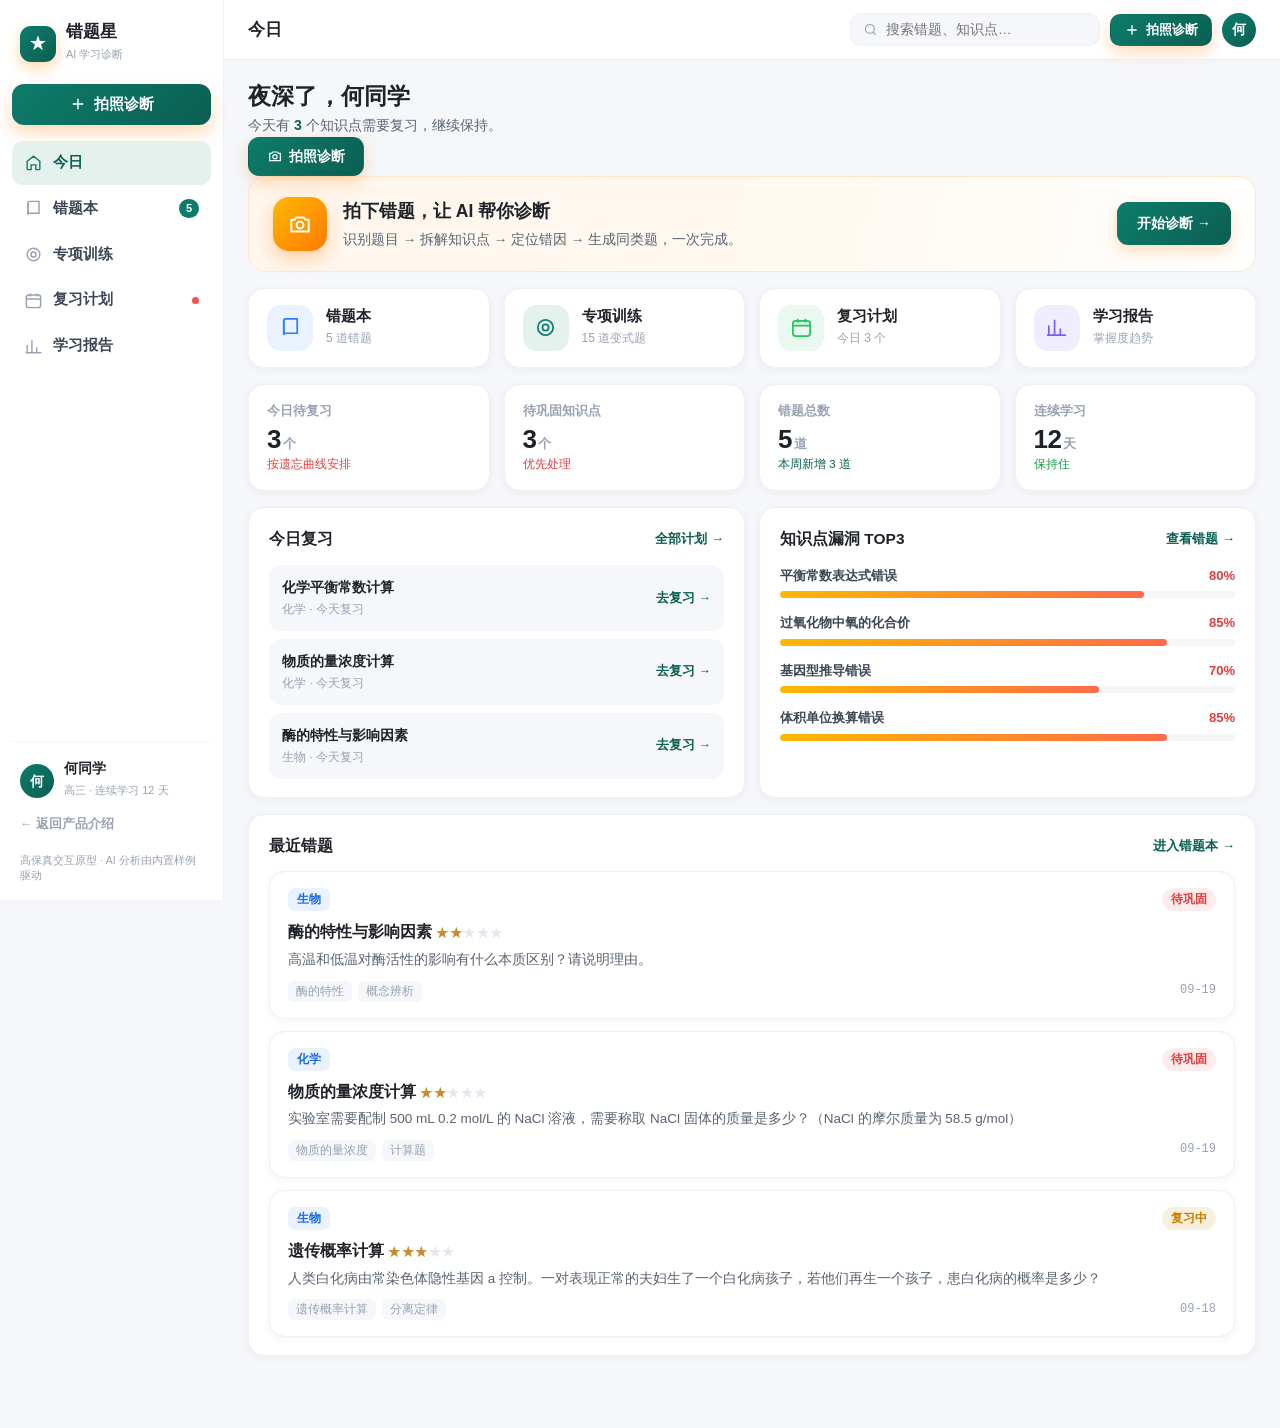
<file: demo-知识点拆题训练器/index.html>
﻿<!DOCTYPE html>
<html lang="zh-CN">
<head>
<meta charset="UTF-8">
<meta name="viewport" content="width=device-width, initial-scale=1.0, viewport-fit=cover">
<title>错题星 · AI 学习诊断与个性化训练</title>
<meta name="description" content="错题星：拍照上传错题，AI 识别题目、拆解知识点、定位错因，生成分层同类题并按遗忘曲线安排复习。">
<meta name="theme-color" content="#0E7C6B">
<link rel="icon" href="data:image/svg+xml,%3Csvg xmlns='http://www.w3.org/2000/svg' viewBox='0 0 100 100'%3E%3Crect width='100' height='100' rx='24' fill='%232F6BFF'/%3E%3Cpath d='M50 18l7.6 21.6H81L63.7 52.3l6.7 22.2L50 61.1 29.6 74.5l6.7-22.2L19 39.6h23.4z' fill='white'/%3E%3C/svg%3E">
<link rel="stylesheet" href="css/style.css">
</head>
<body>

<div class="app">
  <!-- ===== 侧边栏 ===== -->
  <aside class="sidebar">
    <a class="side-brand" href="#/dashboard">
      <span class="sb-logo">★</span>
      <span class="sb-text"><b>错题星</b><small>AI 学习诊断</small></span>
    </a>

    <button class="side-scan" data-action="upload">
      <svg viewBox="0 0 24 24" fill="none" stroke="currentColor" stroke-width="1.9"><path d="M12 5v14M5 12h14"/></svg>
      拍照诊断
    </button>

    <nav class="side-nav">
      <a href="#/dashboard" data-nav="dashboard">
        <svg viewBox="0 0 24 24" fill="none" stroke="currentColor" stroke-width="1.8"><path d="M4 10.5 12 4l8 6.5V20a1 1 0 0 1-1 1h-4v-6H9v6H5a1 1 0 0 1-1-1z"/></svg>
        今日
      </a>
      <a href="#/mistakes" data-nav="mistakes">
        <svg viewBox="0 0 24 24" fill="none" stroke="currentColor" stroke-width="1.8"><path d="M5 4.5A1.5 1.5 0 0 1 6.5 3H19v15H6.5A1.5 1.5 0 0 0 5 19.5z"/><path d="M5 4.5v15"/></svg>
        错题本 <span class="nav-badge" id="navCount">5</span>
      </a>
      <a href="#/practice" data-nav="practice">
        <svg viewBox="0 0 24 24" fill="none" stroke="currentColor" stroke-width="1.8"><circle cx="12" cy="12" r="8"/><circle cx="12" cy="12" r="3.2"/></svg>
        专项训练
      </a>
      <a href="#/review" data-nav="review">
        <svg viewBox="0 0 24 24" fill="none" stroke="currentColor" stroke-width="1.8"><rect x="3" y="5" width="18" height="16" rx="3"/><path d="M3 10h18M8 3v4M16 3v4"/></svg>
        复习计划 <span class="nav-dot"></span>
      </a>
      <a href="#/report" data-nav="report">
        <svg viewBox="0 0 24 24" fill="none" stroke="currentColor" stroke-width="1.8"><path d="M4 20V10M10 20V4M16 20v-7M22 20H2"/></svg>
        学习报告
      </a>
    </nav>

    <div class="side-foot">
      <div class="side-user"><span class="su-avatar">何</span><span class="su-text"><b>何同学</b><small>高三 · 连续学习 12 天</small></span></div>
      <a class="side-back" href="../index.html">← 返回产品介绍</a>
      <div class="side-note">高保真交互原型 · AI 分析由内置样例驱动</div>
    </div>
  </aside>

  <!-- ===== 主区域 ===== -->
  <div class="main">
    <header class="topbar">
      <div class="topbar-title" id="topTitle">今日</div>
      <div class="topbar-actions">
        <label class="topbar-search"><svg viewBox="0 0 24 24" fill="none" stroke="currentColor" stroke-width="1.9"><circle cx="11" cy="11" r="7"/><path d="m20 20-3.5-3.5"/></svg><input id="topSearch" placeholder="搜索错题、知识点…"></label>
        <button class="btn btn-primary btn-sm" data-action="upload"><svg viewBox="0 0 24 24" fill="none" stroke="currentColor" stroke-width="2"><path d="M12 5v14M5 12h14"/></svg>拍照诊断</button>
        <span class="top-avatar">何</span>
      </div>
    </header>
    <main class="view" id="view"></main>
  </div>

  <!-- ===== 移动端底部导航 ===== -->
  <nav class="mobile-nav">
    <a href="#/dashboard" data-nav="dashboard"><svg viewBox="0 0 24 24" fill="none" stroke="currentColor" stroke-width="1.8"><path d="M4 10.5 12 4l8 6.5V20a1 1 0 0 1-1 1h-4v-6H9v6H5a1 1 0 0 1-1-1z"/></svg><span>今日</span></a>
    <a href="#/mistakes" data-nav="mistakes"><svg viewBox="0 0 24 24" fill="none" stroke="currentColor" stroke-width="1.8"><path d="M5 4.5A1.5 1.5 0 0 1 6.5 3H19v15H6.5A1.5 1.5 0 0 0 5 19.5z"/><path d="M5 4.5v15"/></svg><span>错题本</span></a>
    <button class="mnav-add" data-action="upload" aria-label="拍照诊断">
      <svg viewBox="0 0 24 24" fill="none" stroke="currentColor" stroke-width="2"><path d="M12 5v14M5 12h14"/></svg>
    </button>
    <a href="#/practice" data-nav="practice"><svg viewBox="0 0 24 24" fill="none" stroke="currentColor" stroke-width="1.8"><circle cx="12" cy="12" r="8"/><circle cx="12" cy="12" r="3.2"/></svg><span>训练</span></a>
    <a href="#/report" data-nav="report"><svg viewBox="0 0 24 24" fill="none" stroke="currentColor" stroke-width="1.8"><path d="M4 20V10M10 20V4M16 20v-7M22 20H2"/></svg><span>报告</span></a>
  </nav>
</div>

<div class="toast-wrap" id="toastWrap"></div>
<div class="modal-root" id="modalRoot"></div>

<script src="js/data.js"></script>
<script src="js/ai.js"></script>
<script src="js/app.js"></script>
</body>
</html>
</file>
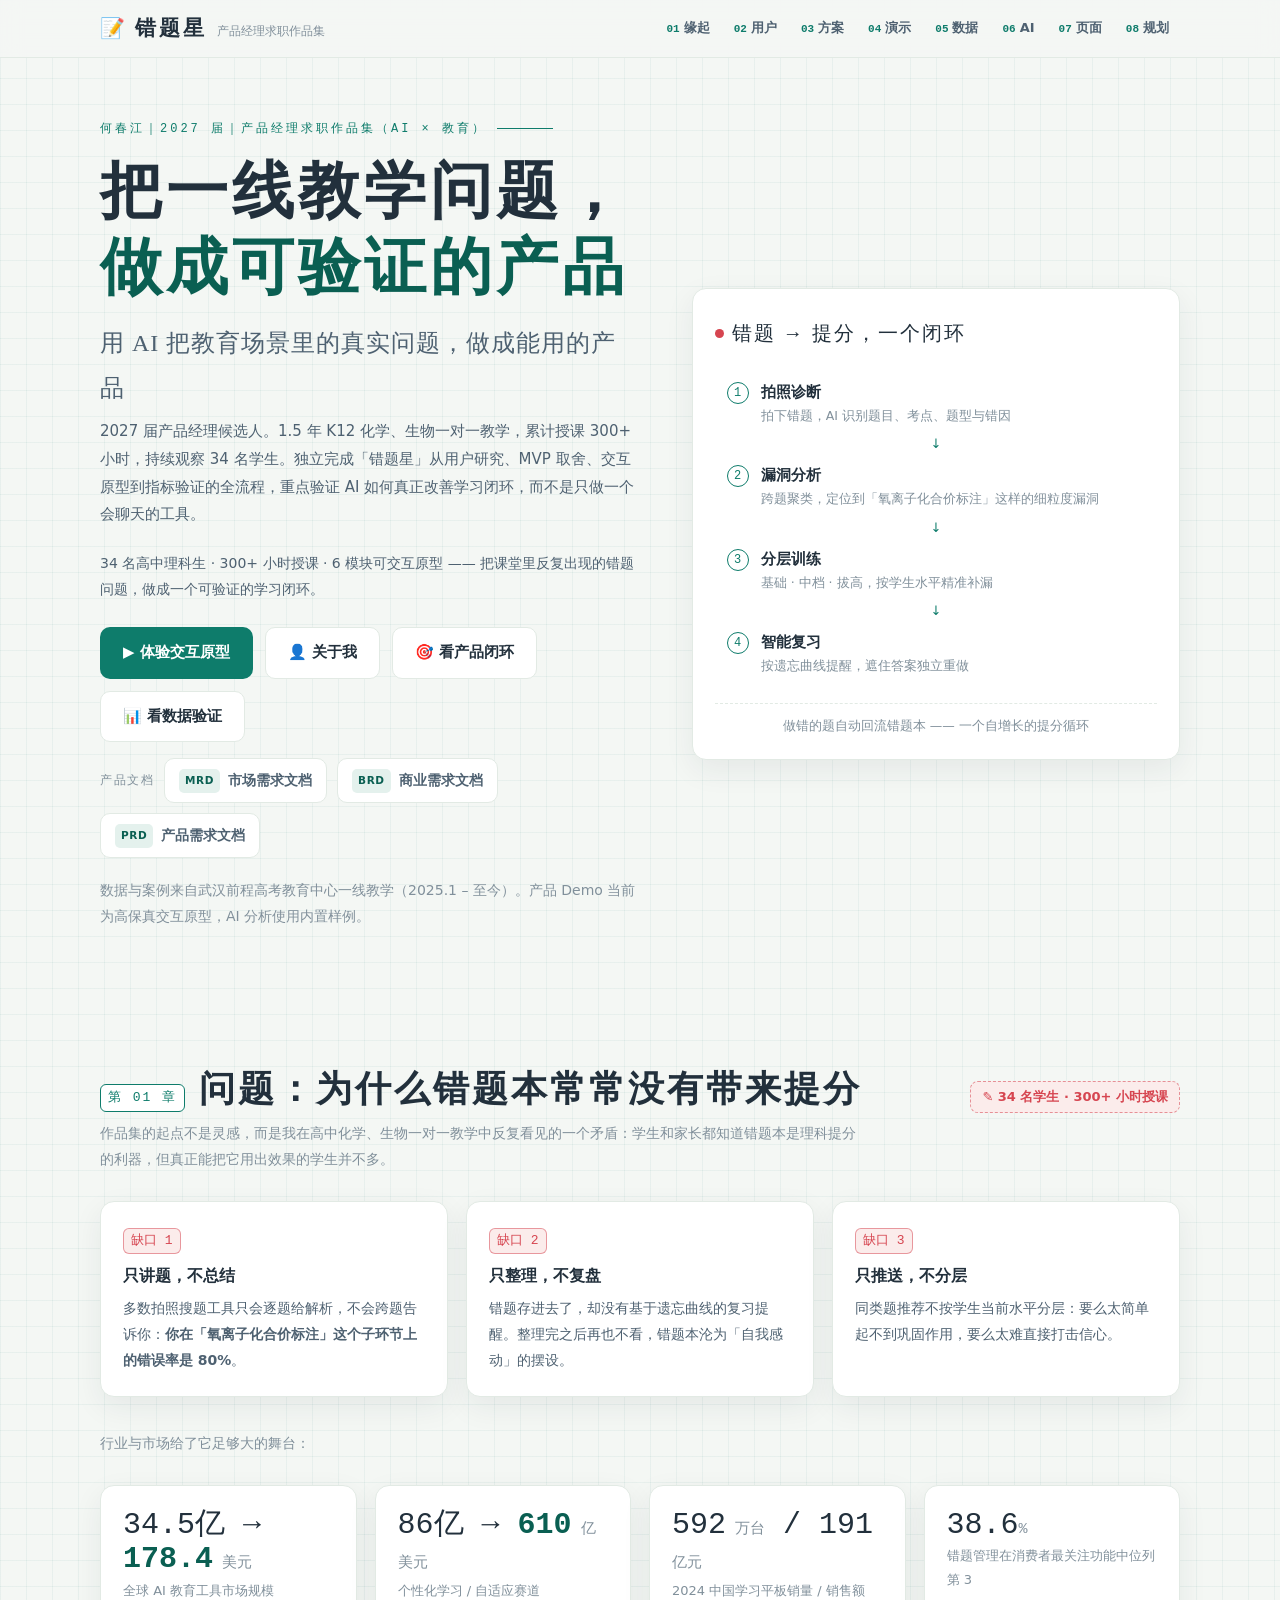
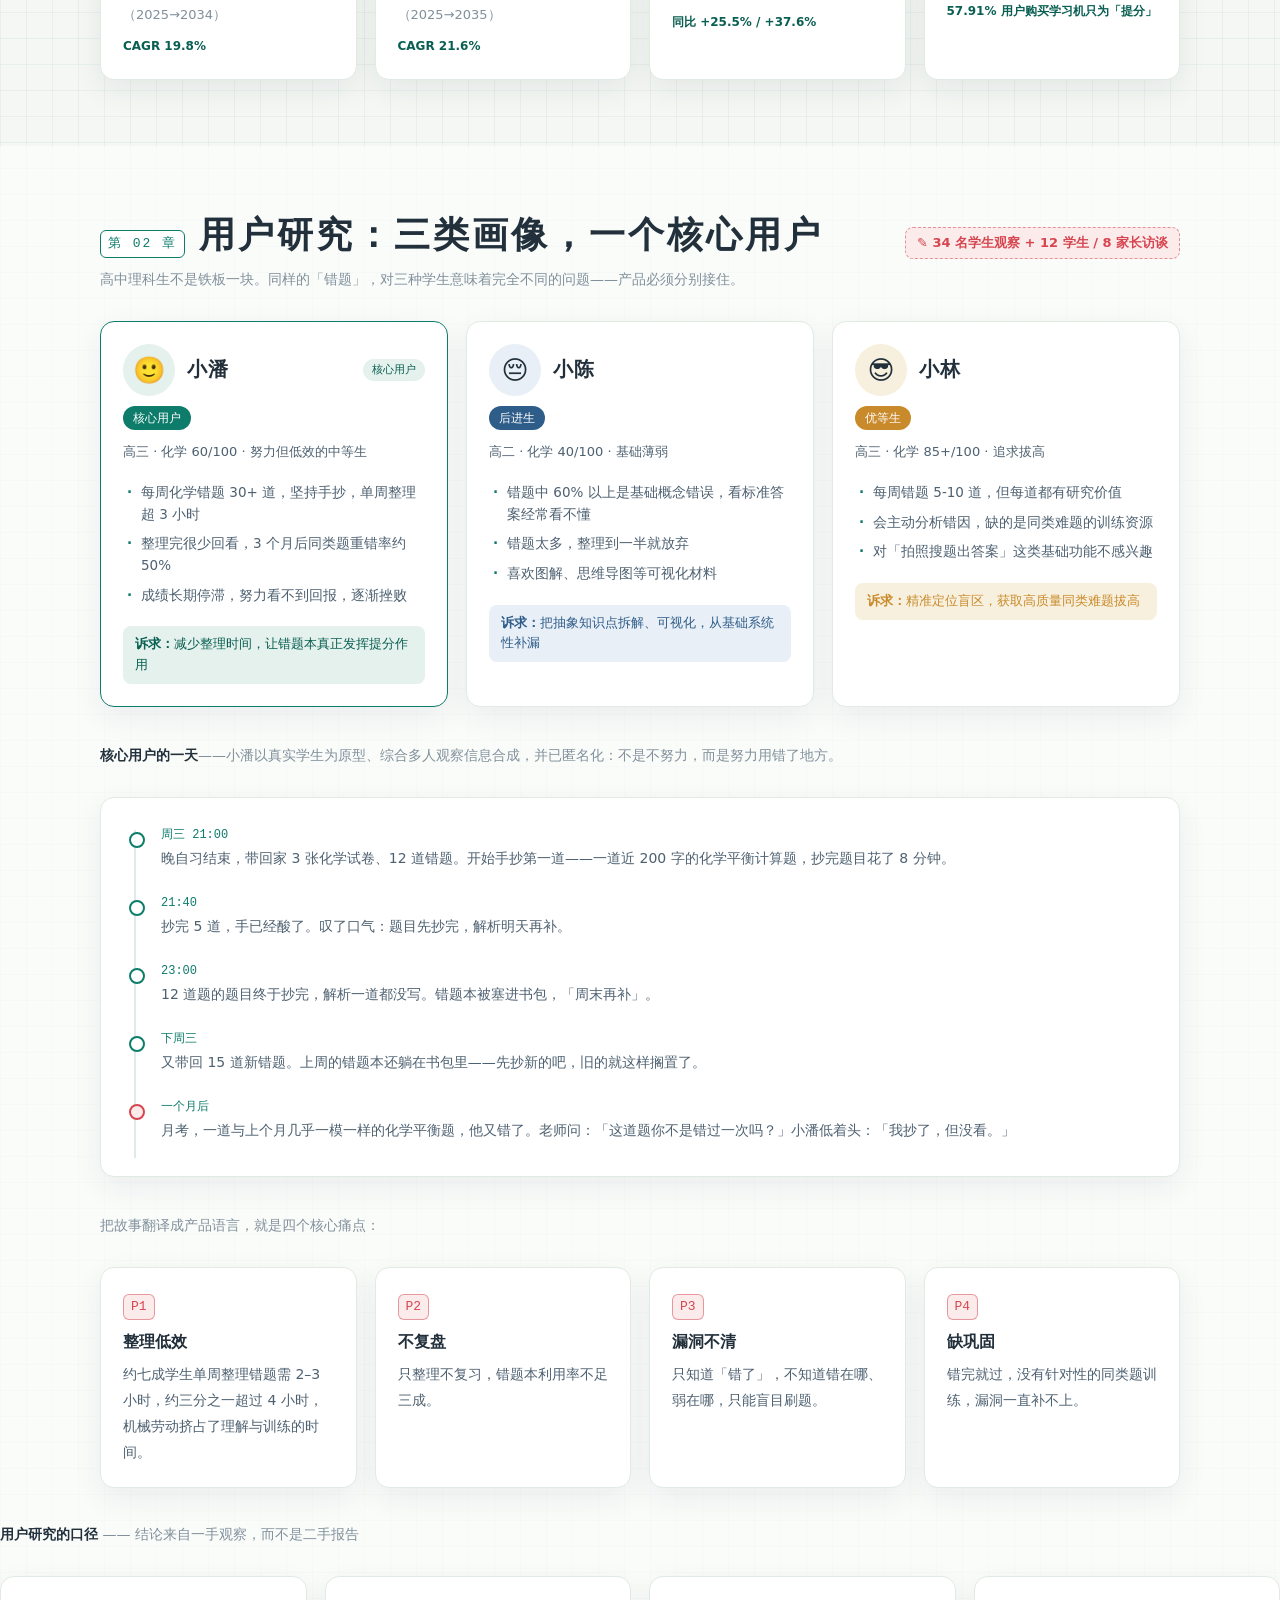
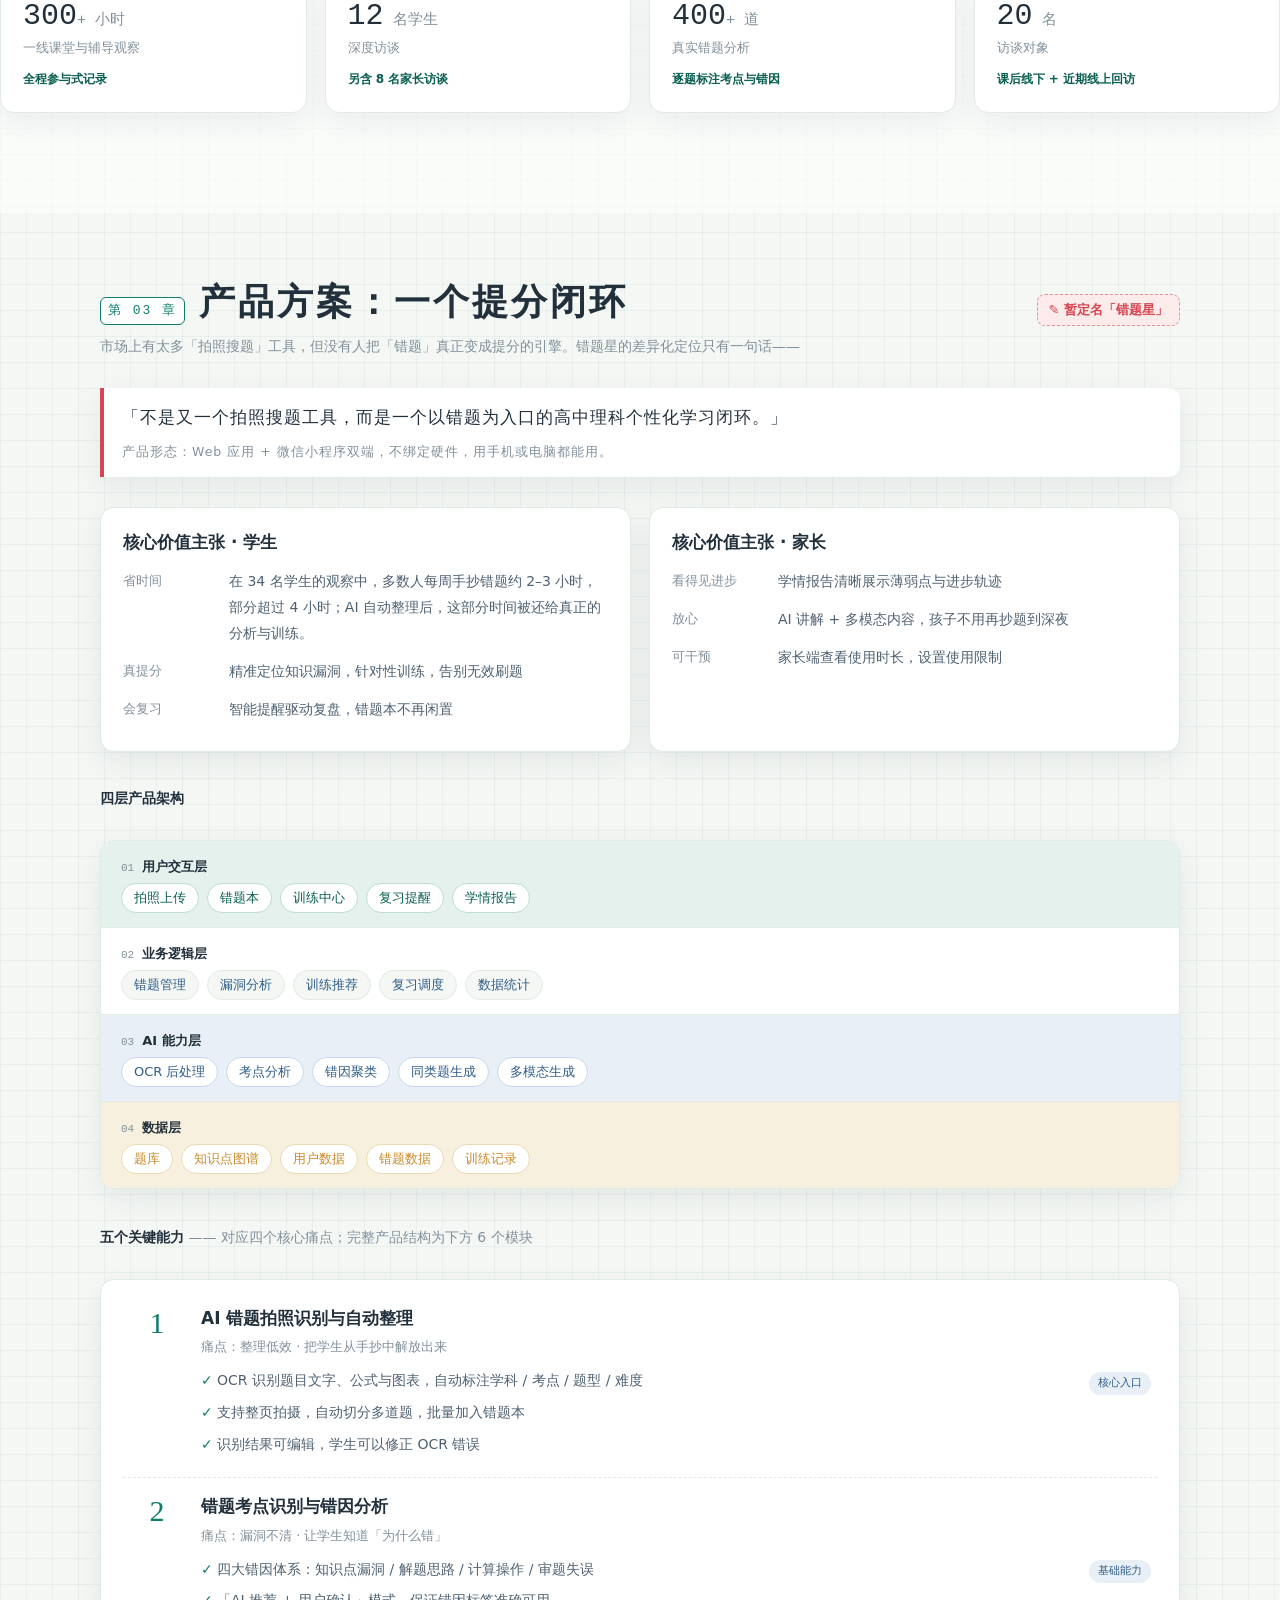
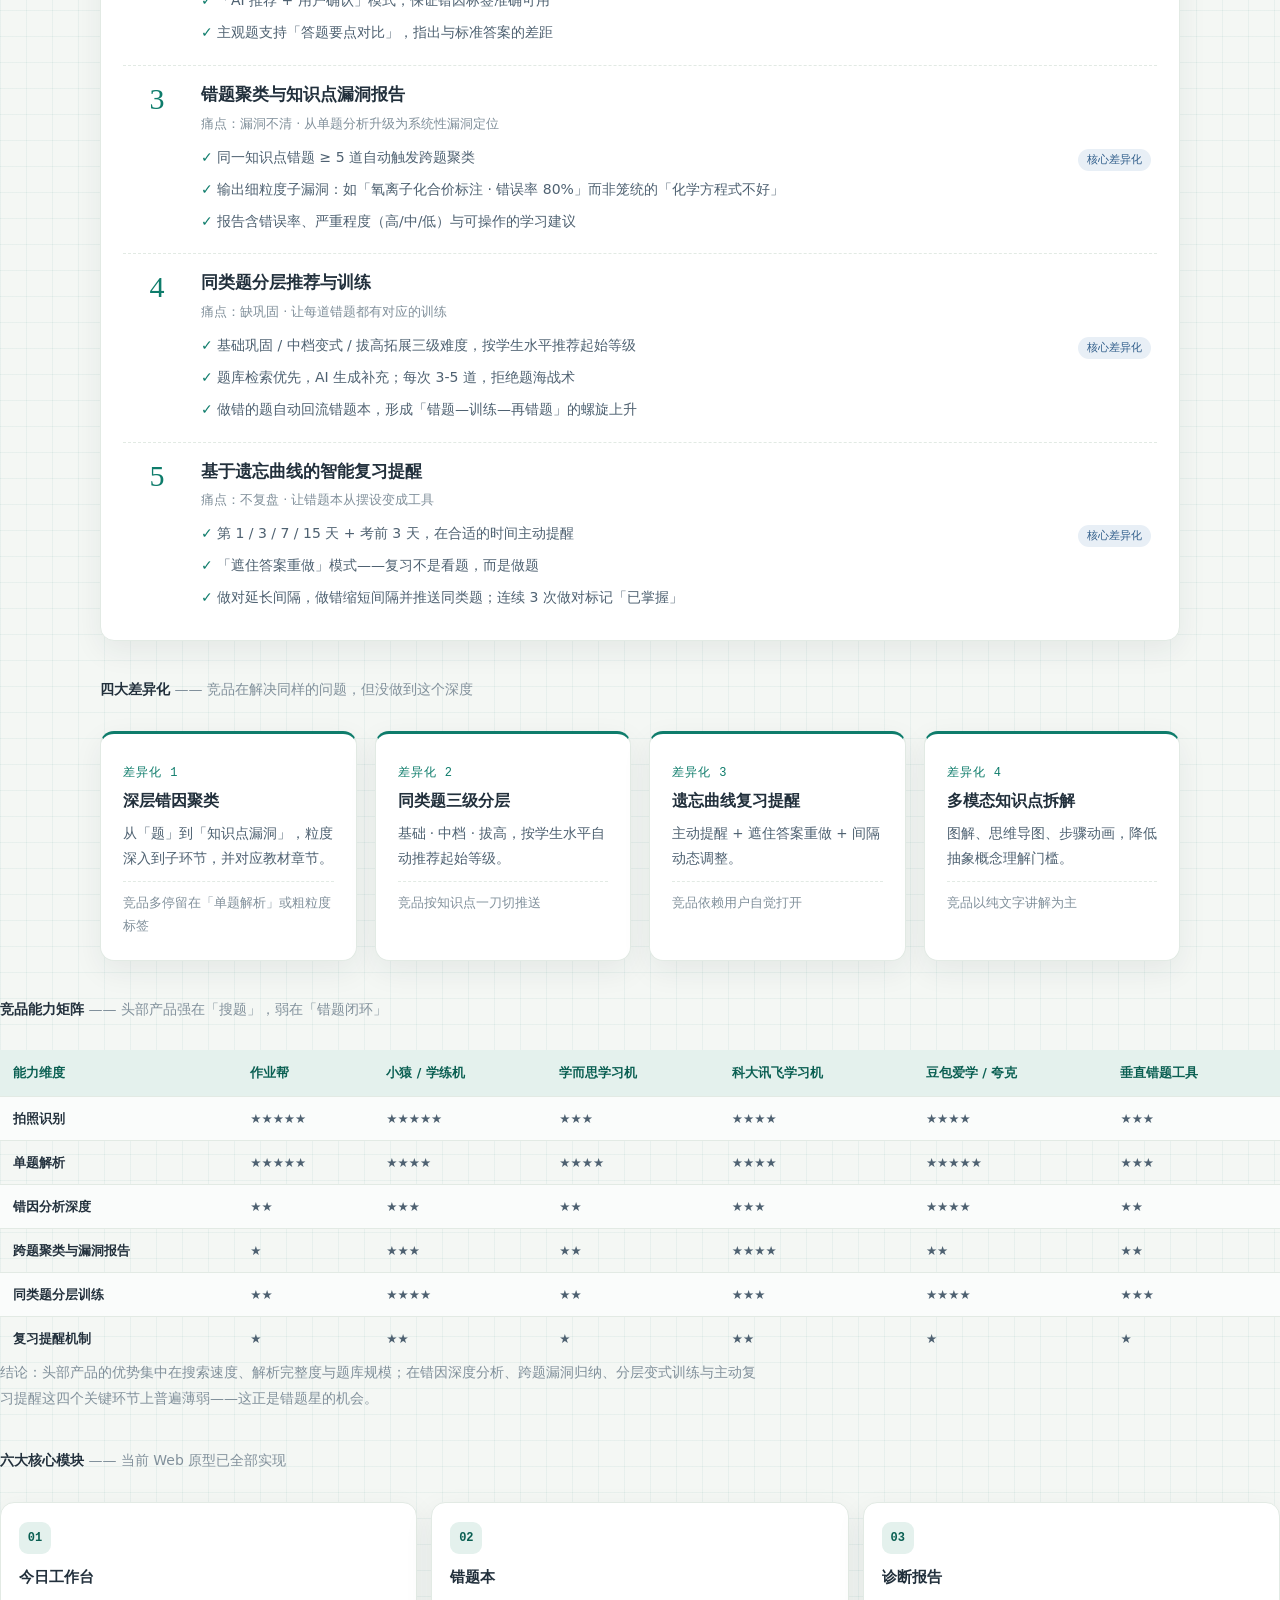
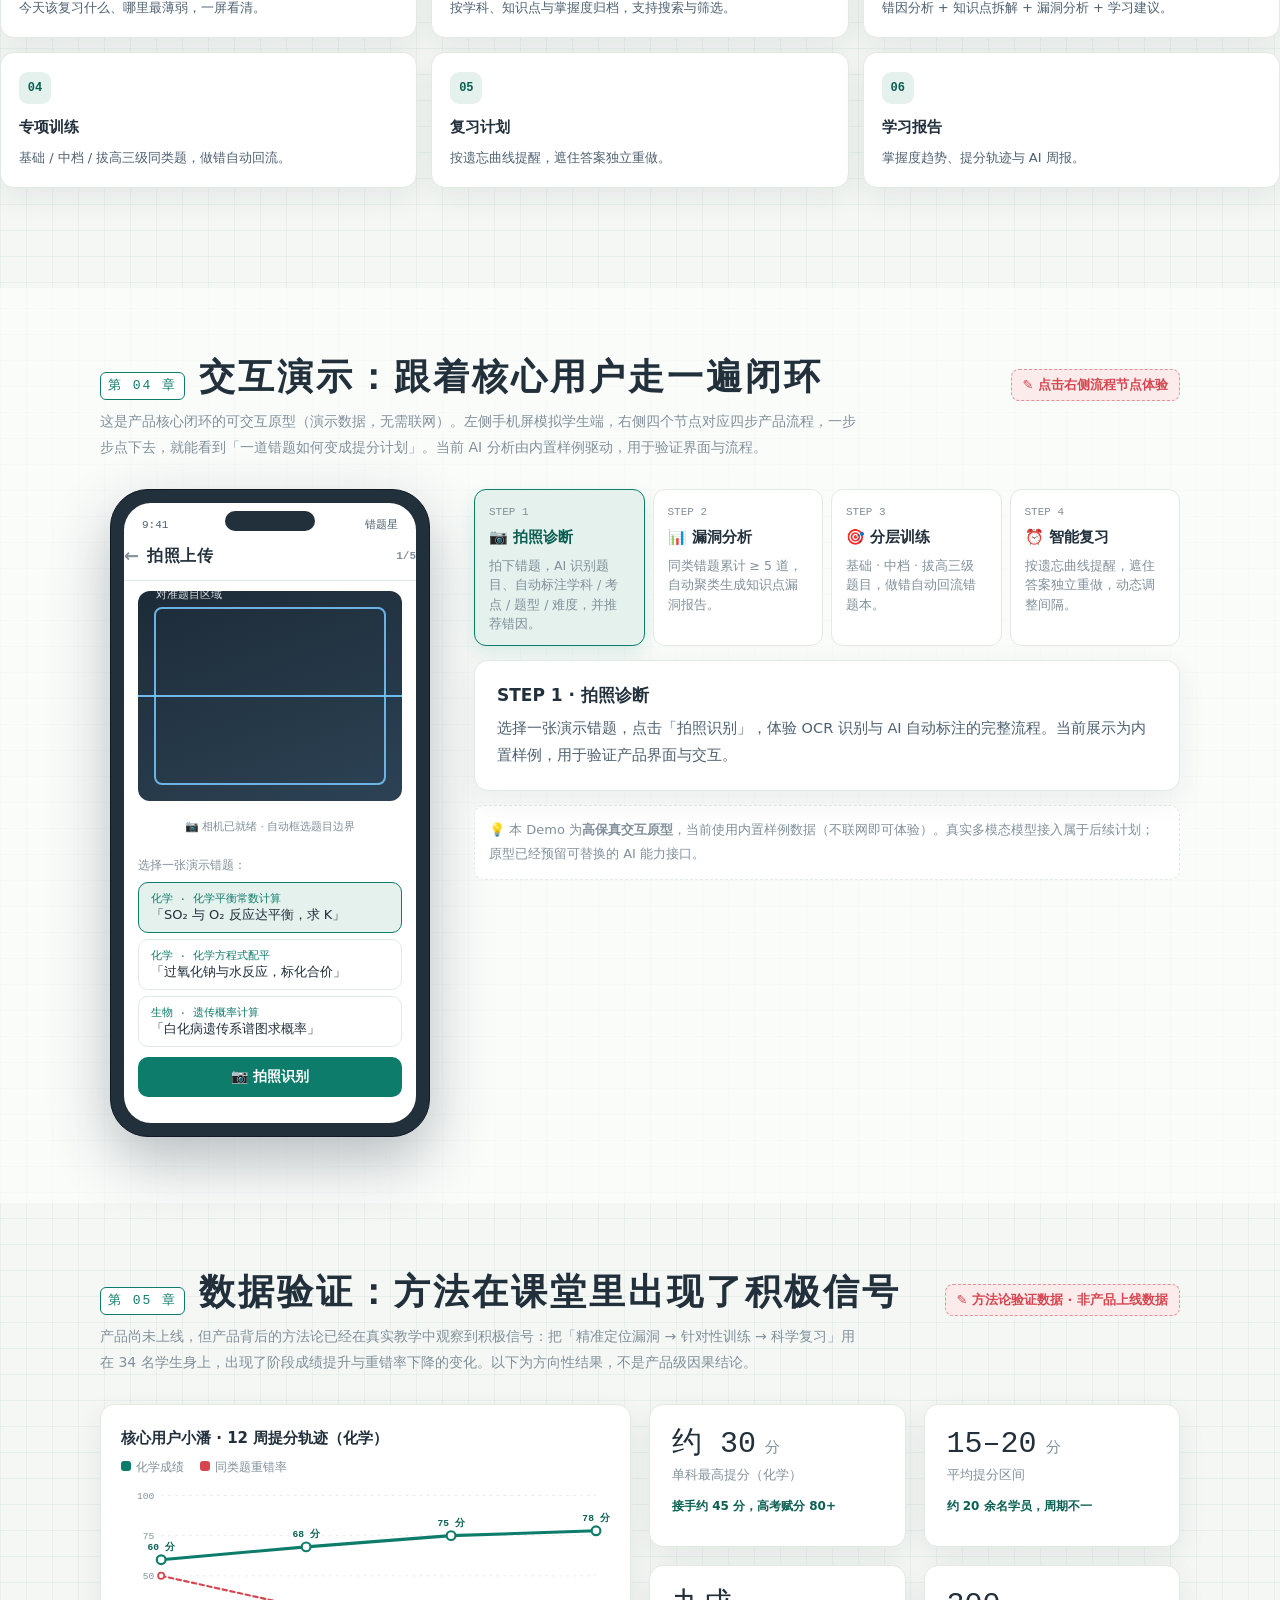
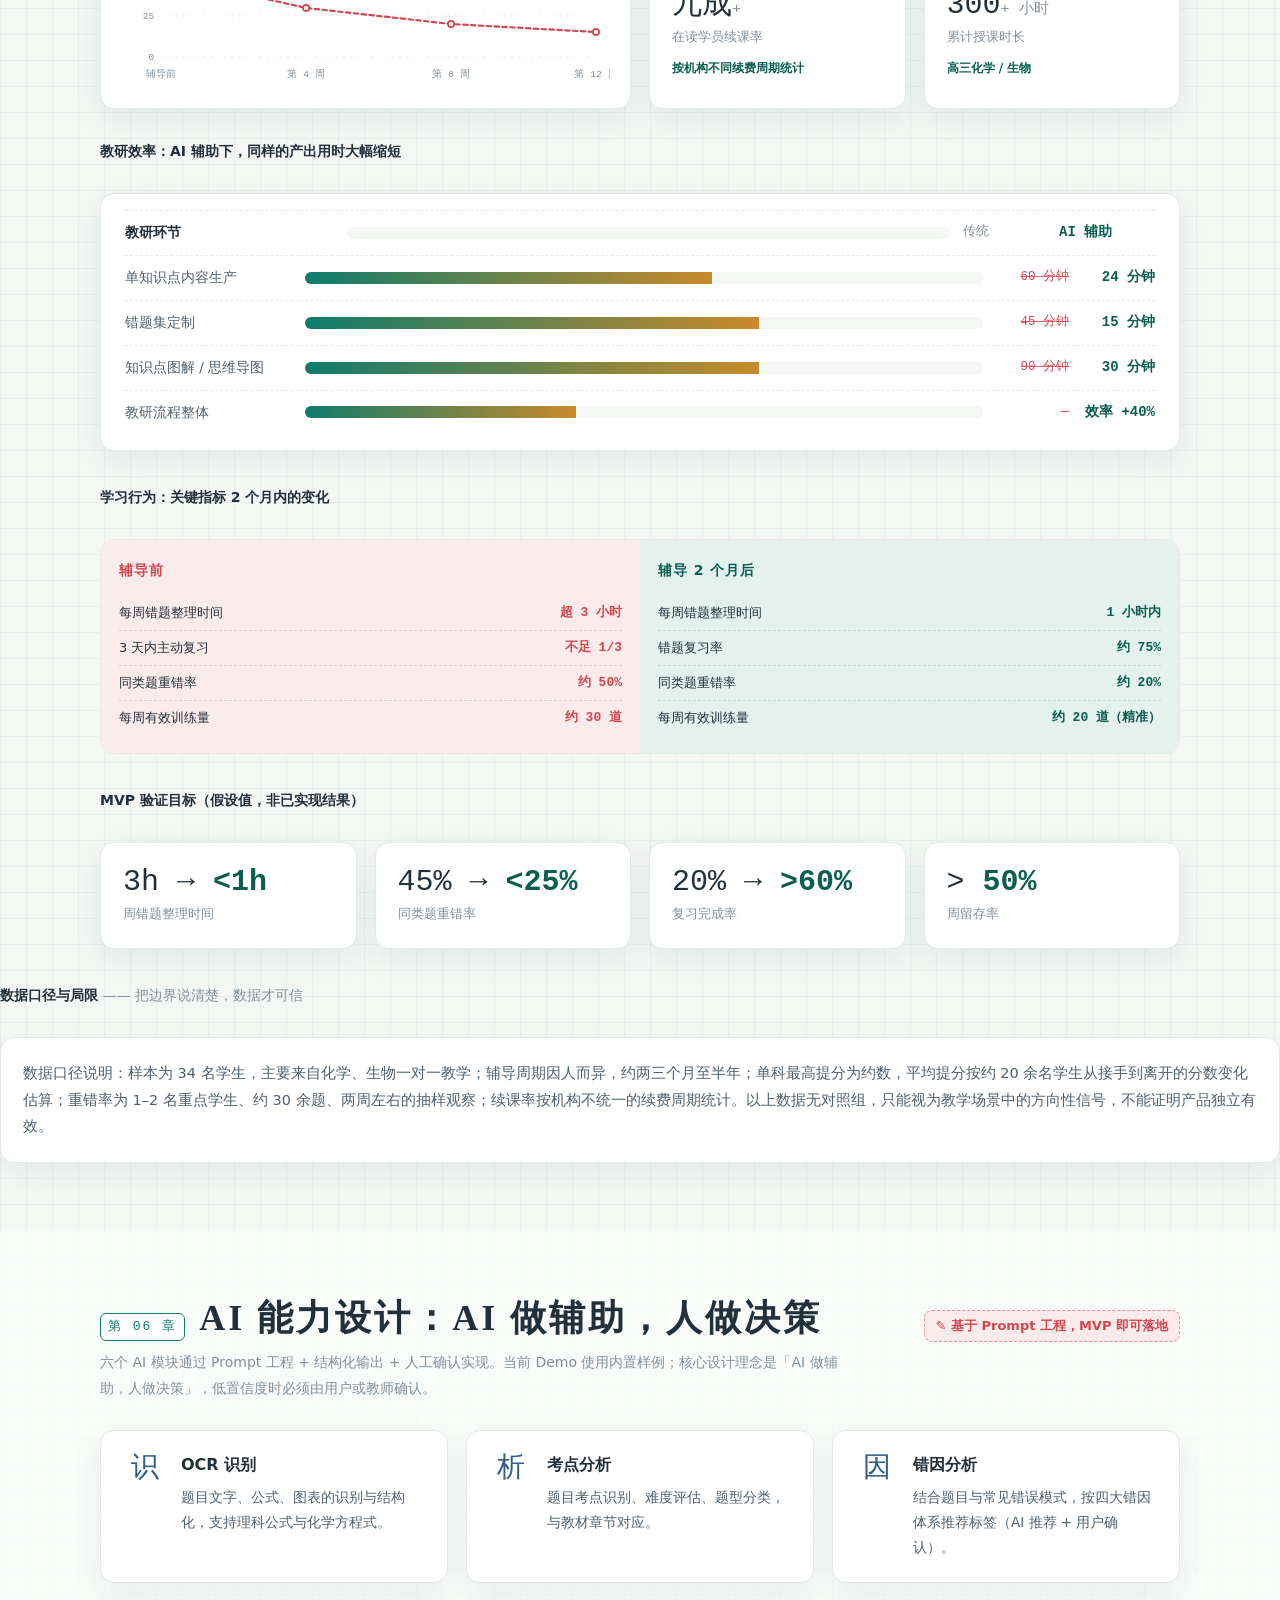
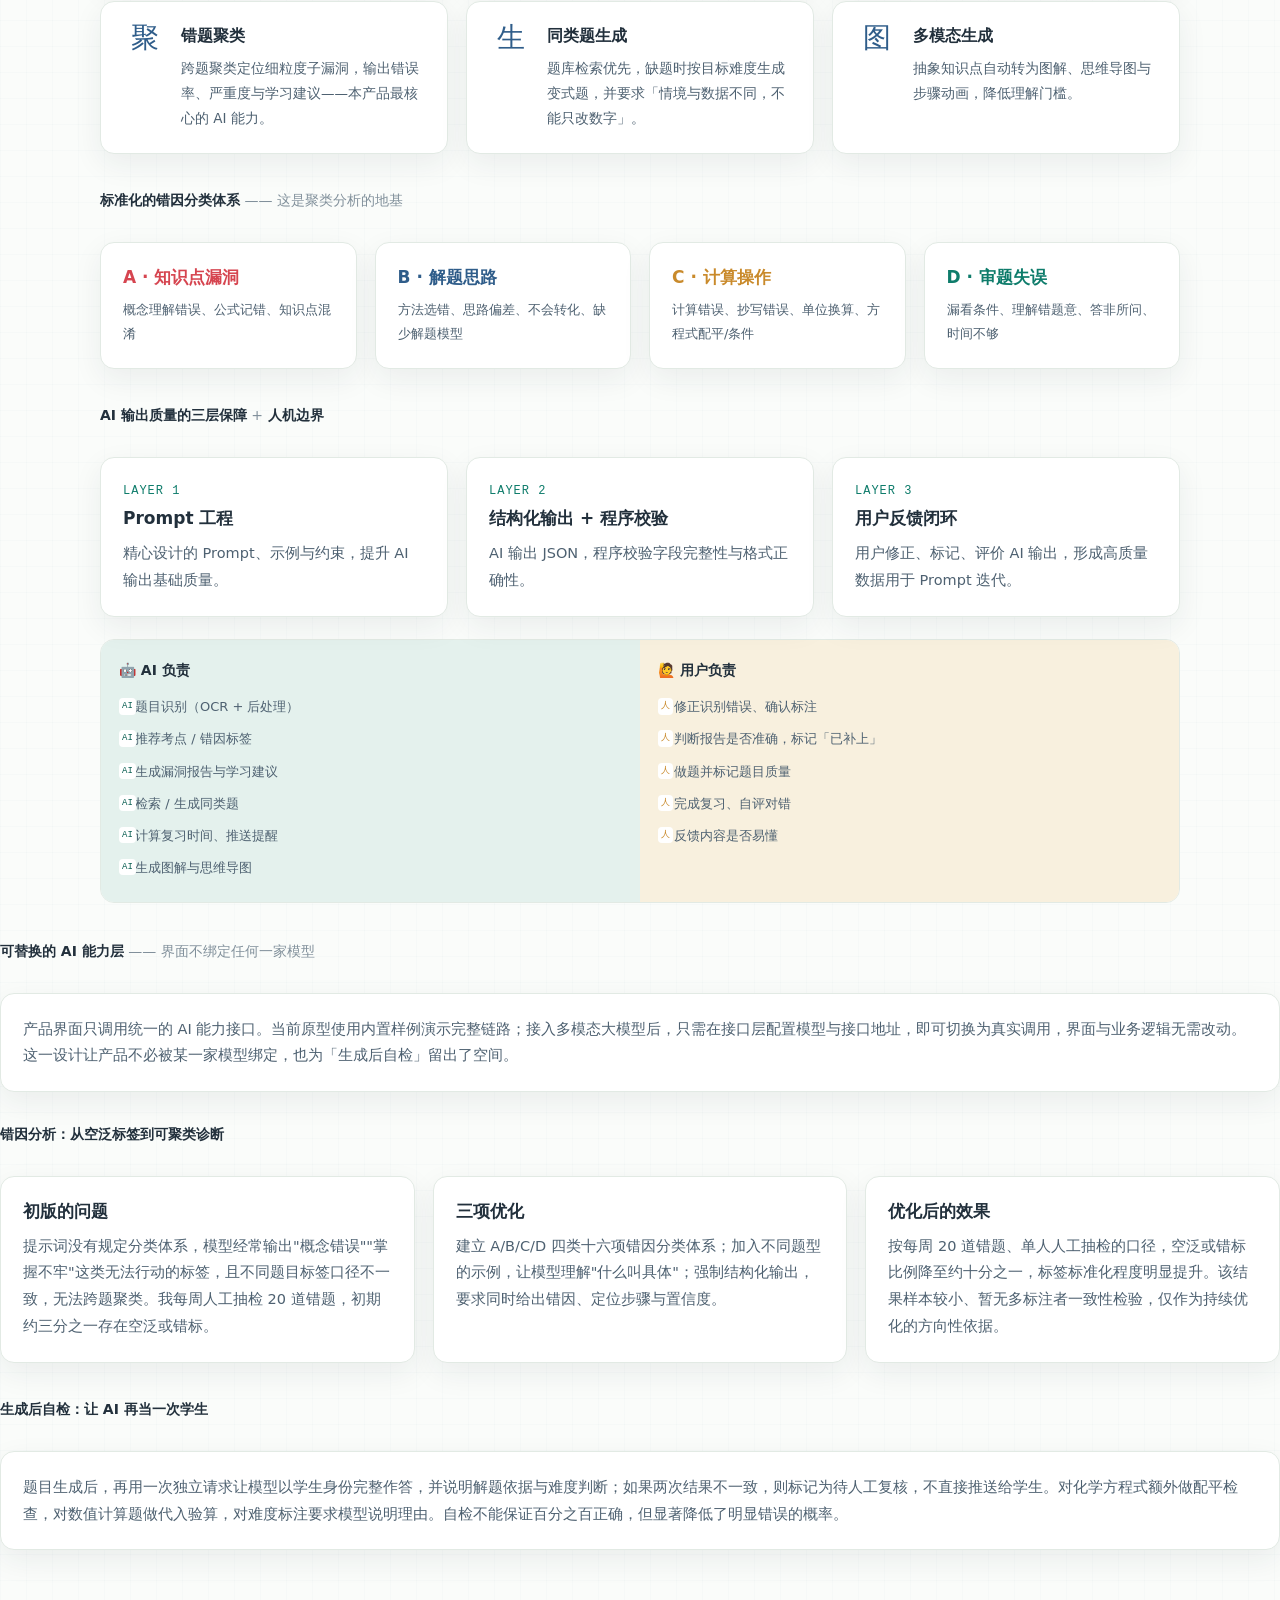
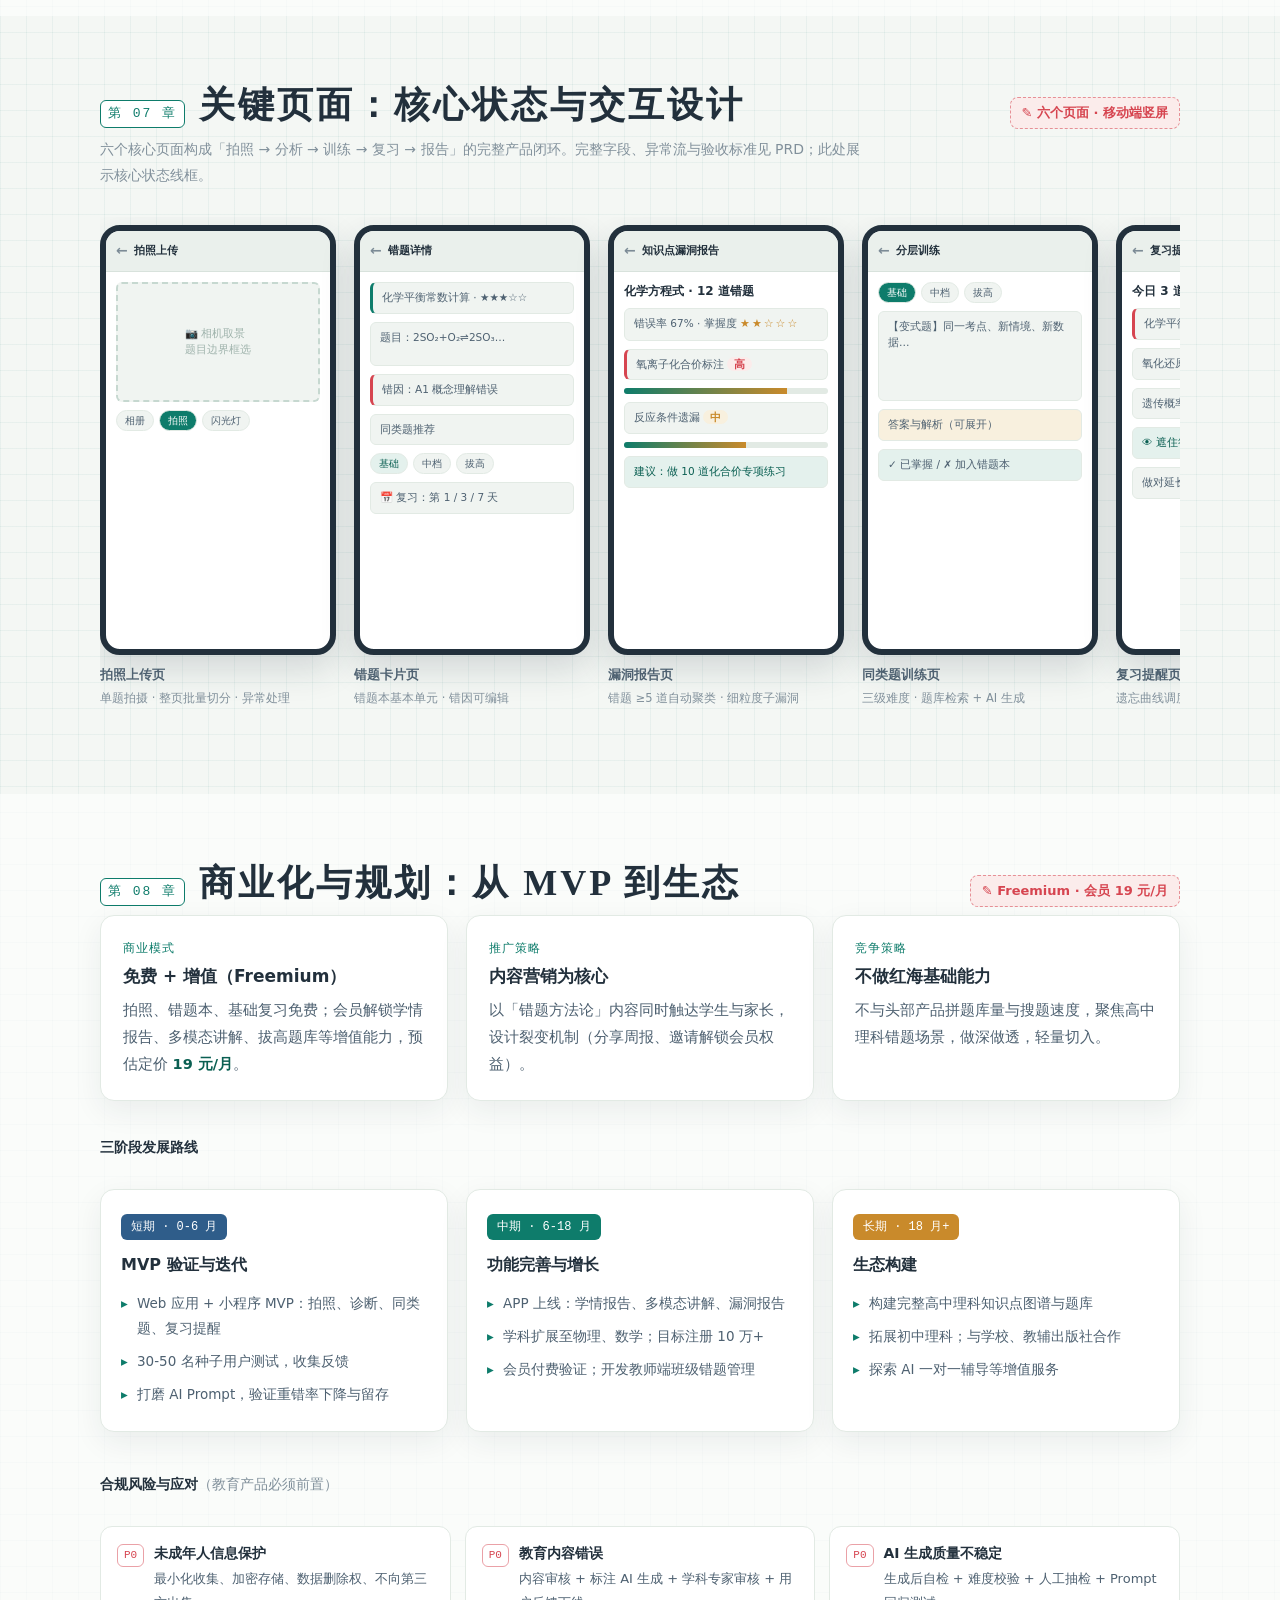
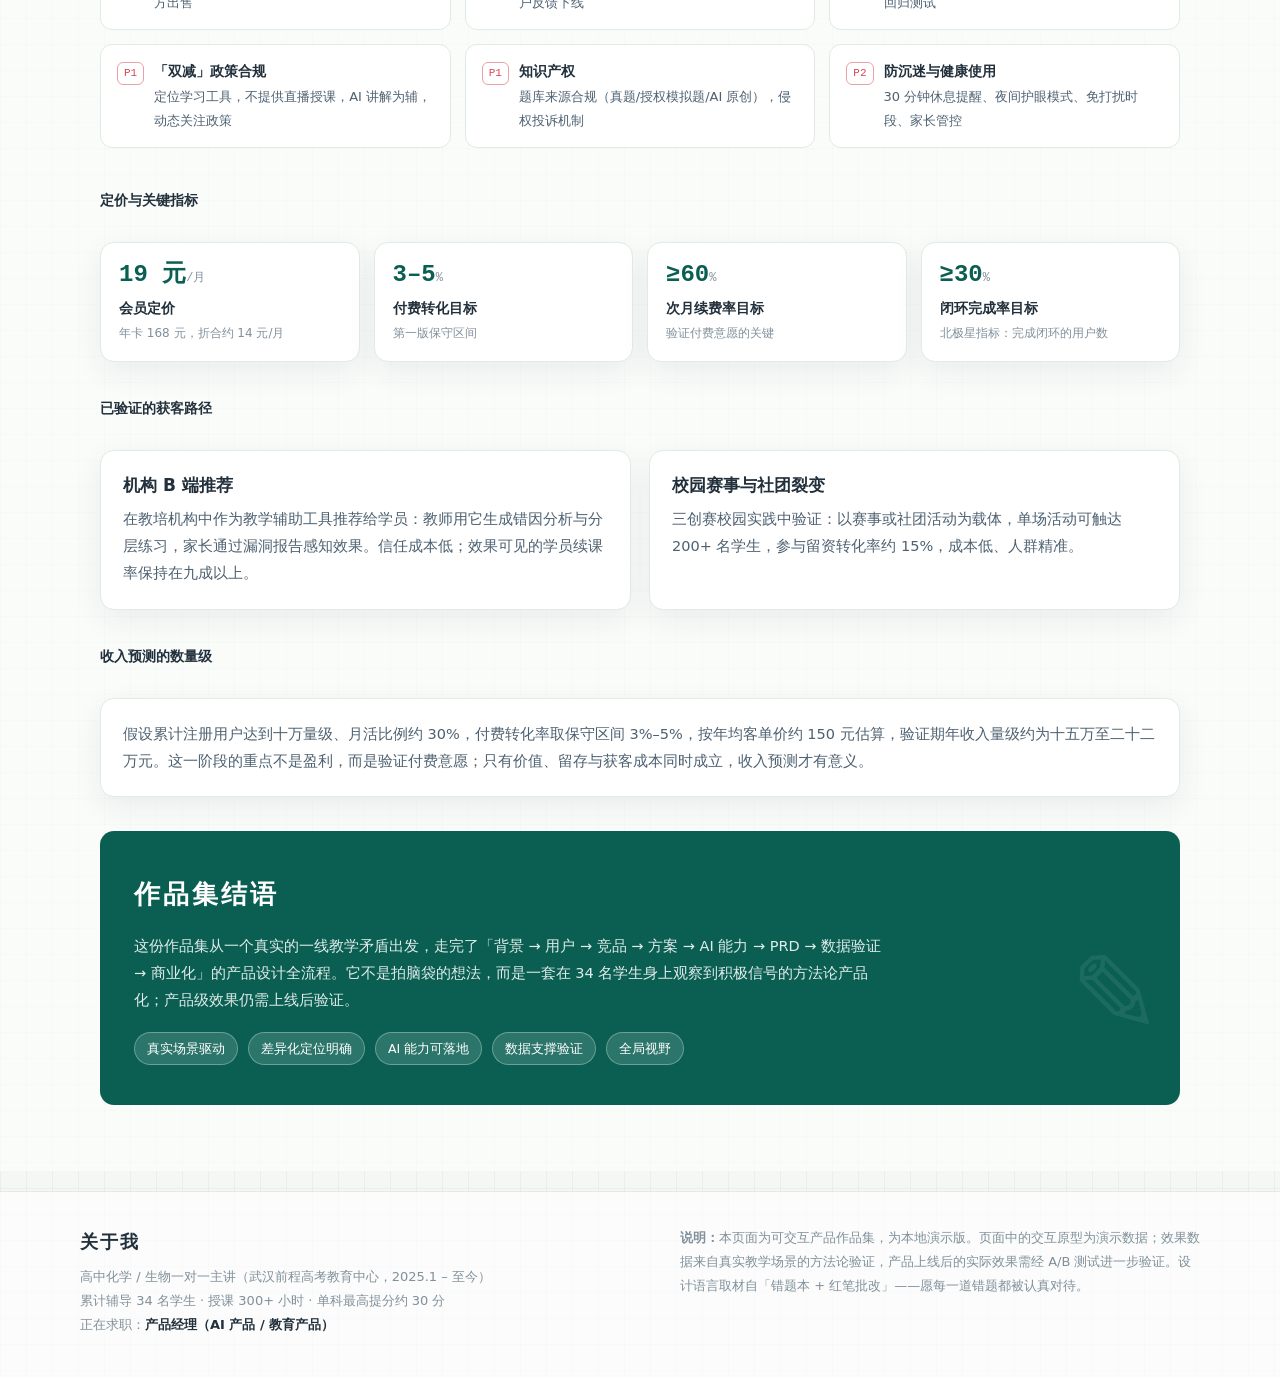
<file: demo-错题星/index.html>
<!DOCTYPE html>
<html lang="zh-CN">
<head>
<meta charset="UTF-8">
<meta name="viewport" content="width=device-width, initial-scale=1.0">
<meta http-equiv="refresh" content="0; url=../index.html">
<title>错题星 · 产品介绍</title>
<script>location.replace('../index.html');</script>
</head>
<body style="font-family:sans-serif;padding:40px;color:#4A5A72">
<p>正在前往产品介绍页… <a href="../index.html">如果没有自动跳转，点这里</a></p>
</body>
</html>
</file>
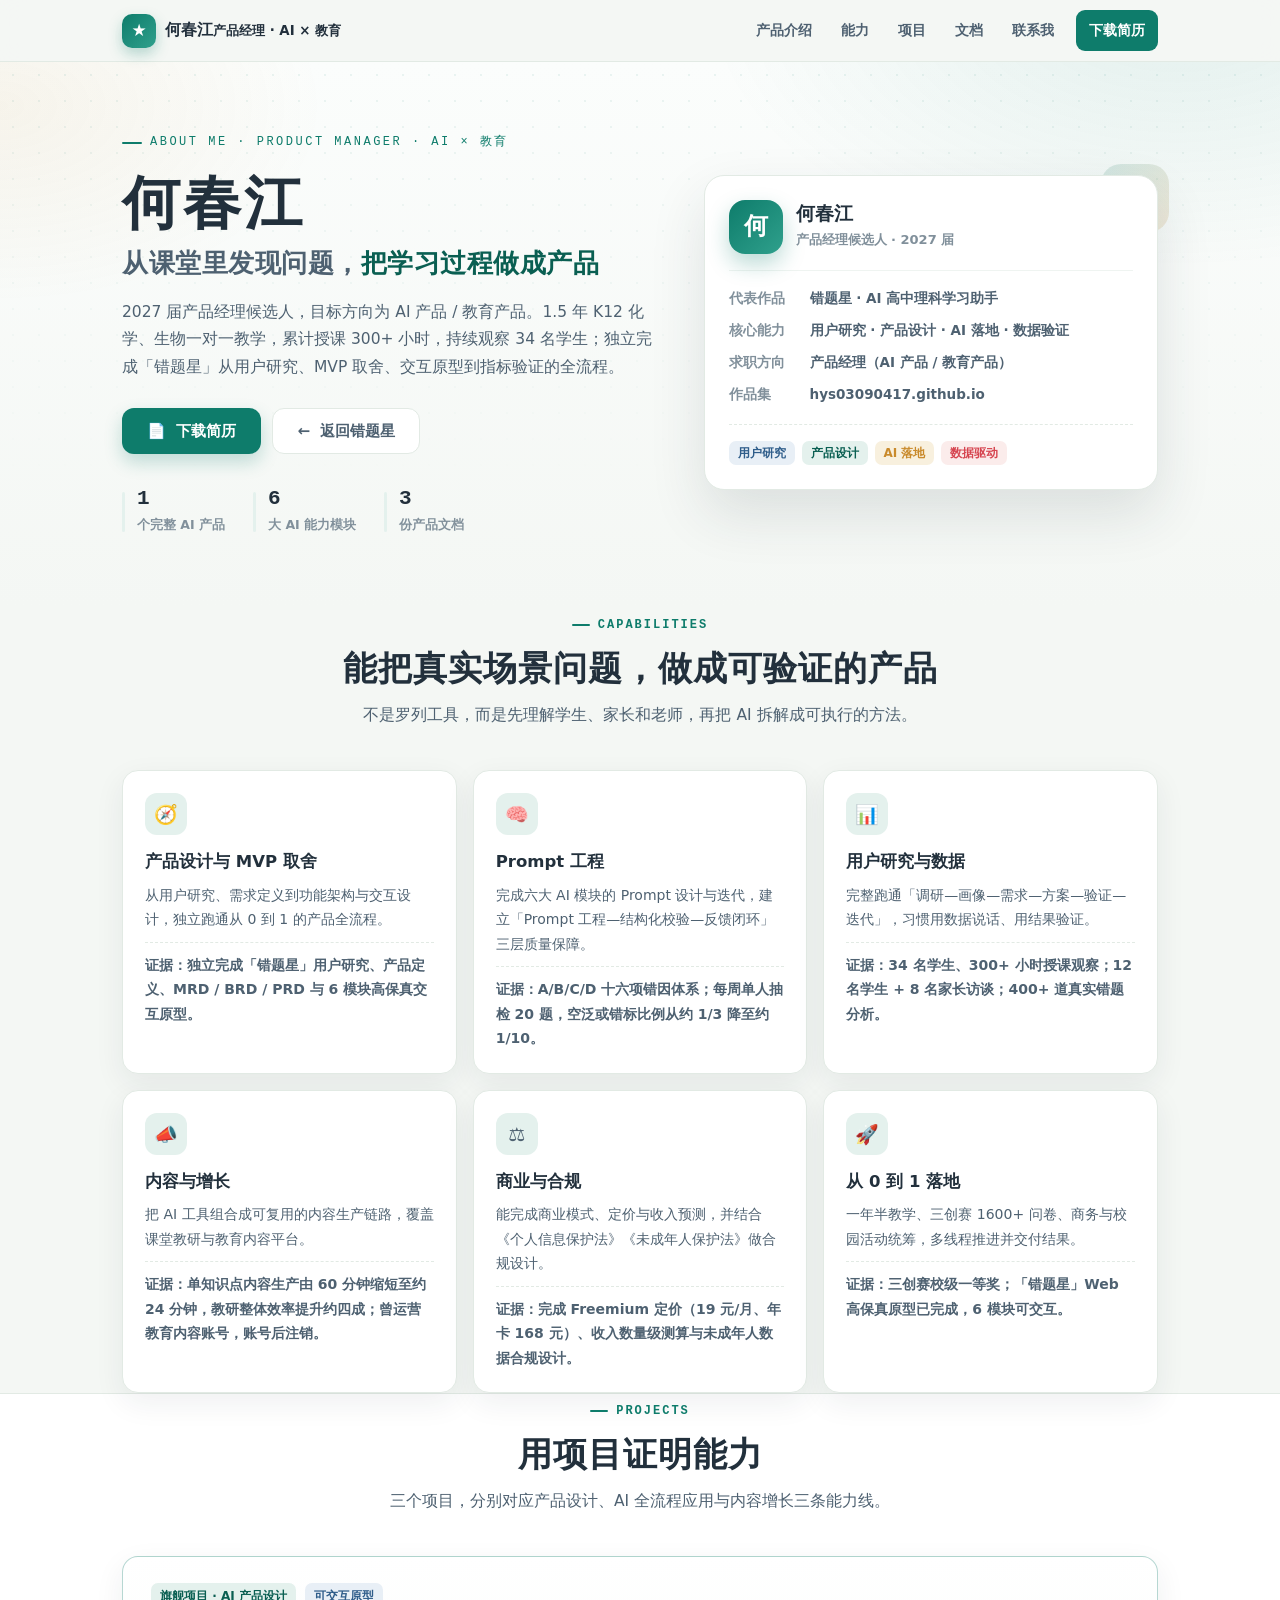
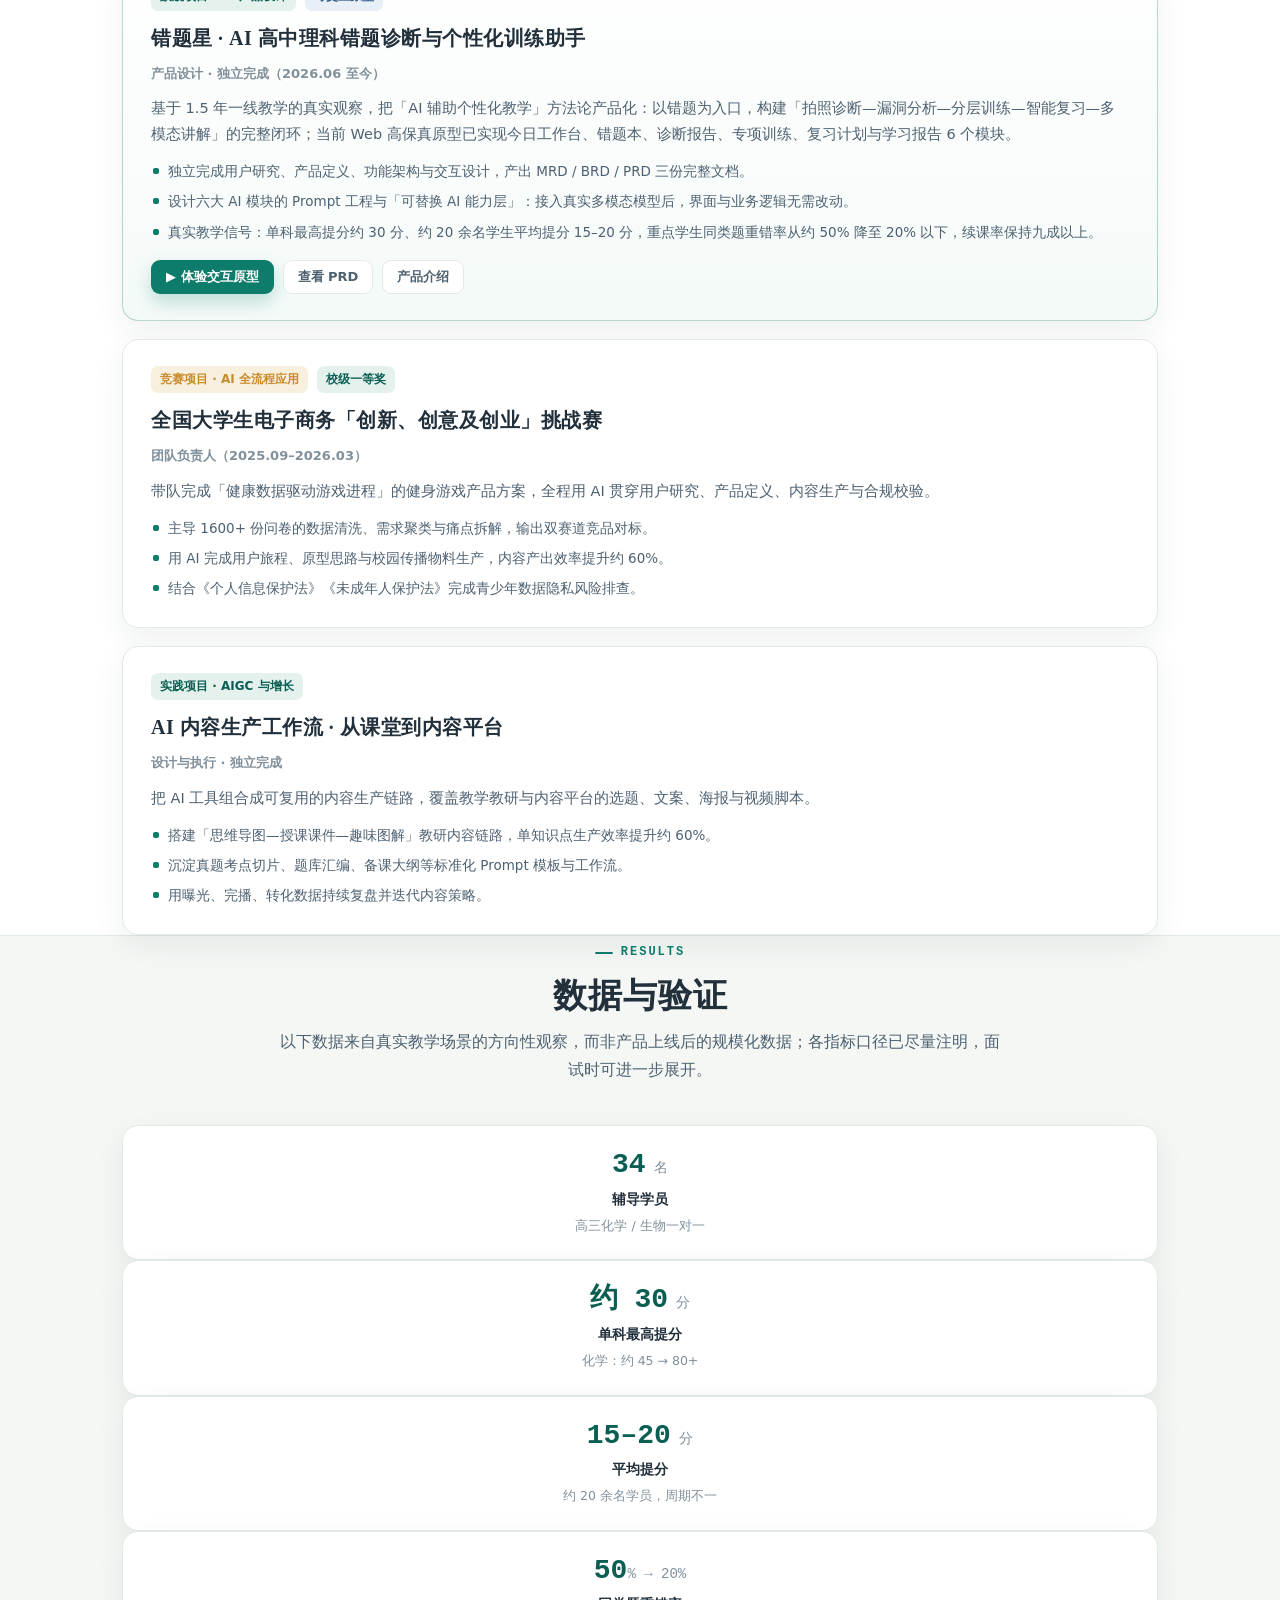
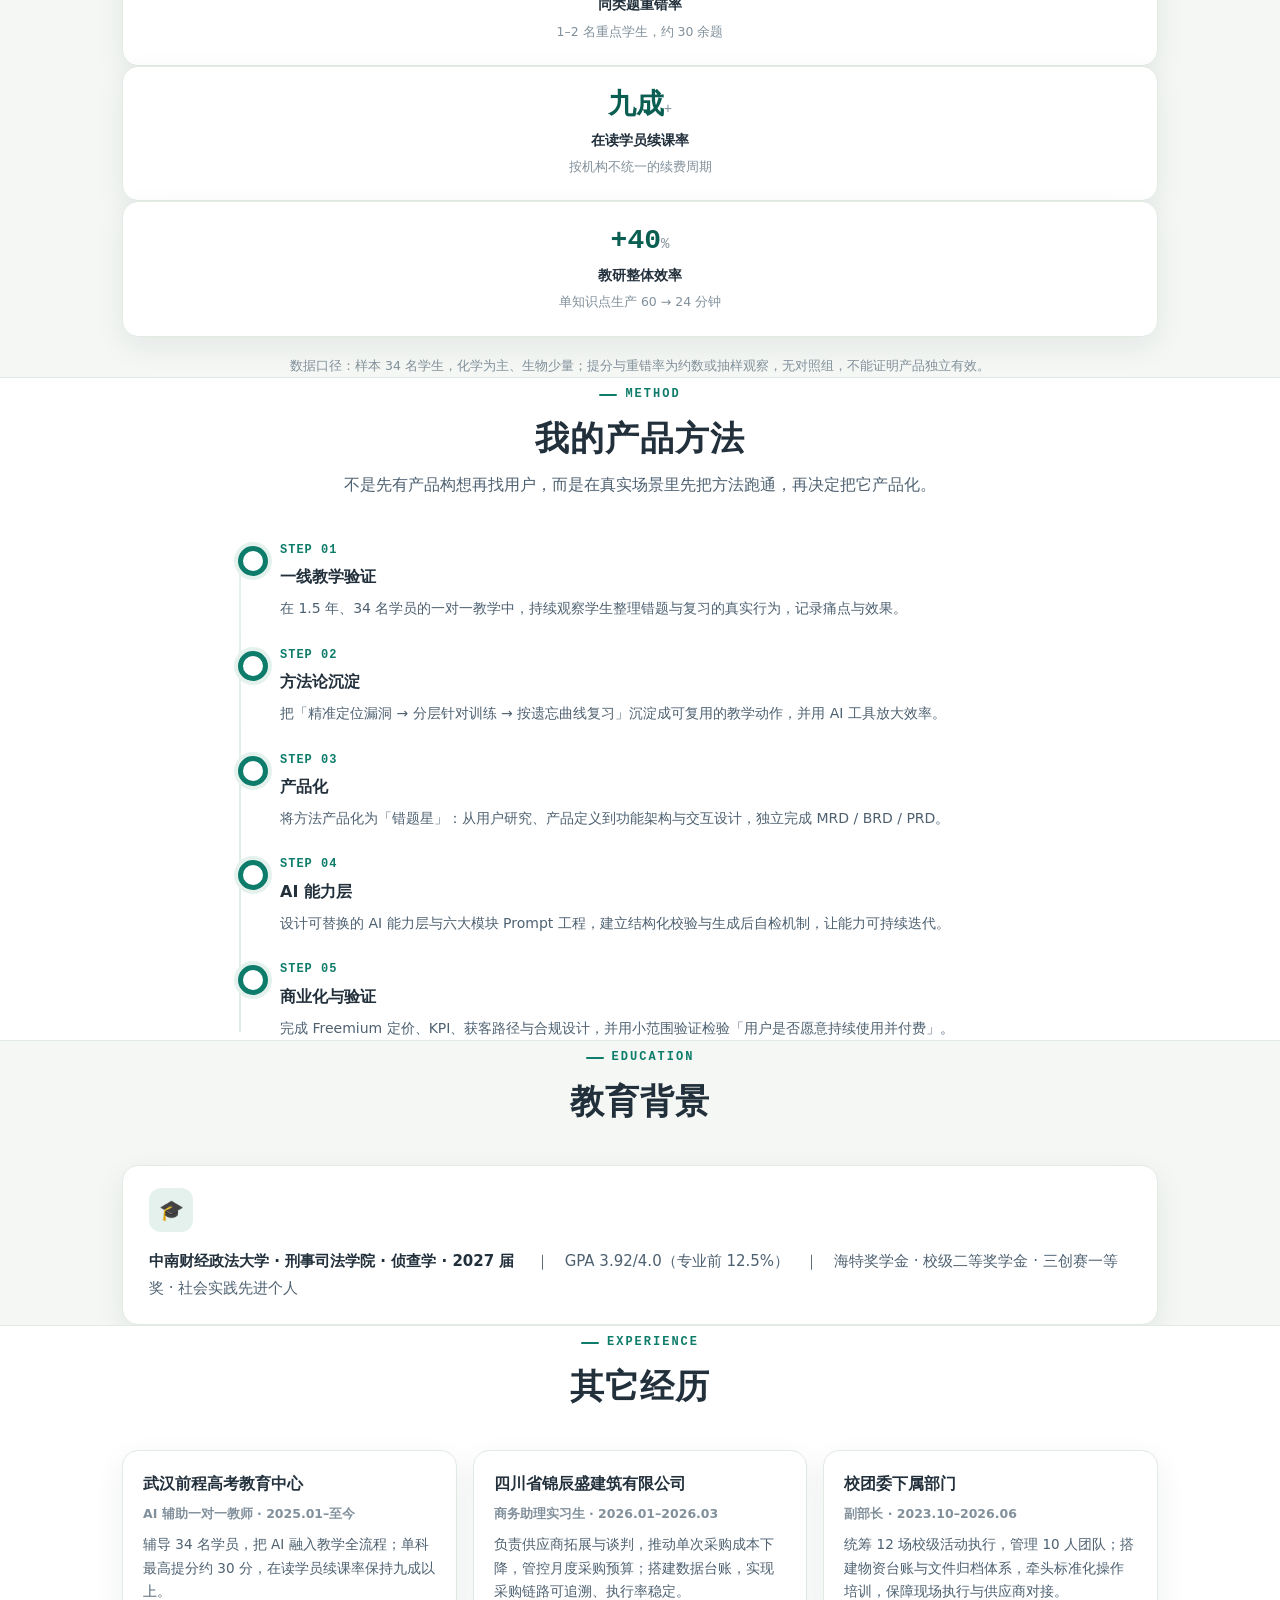
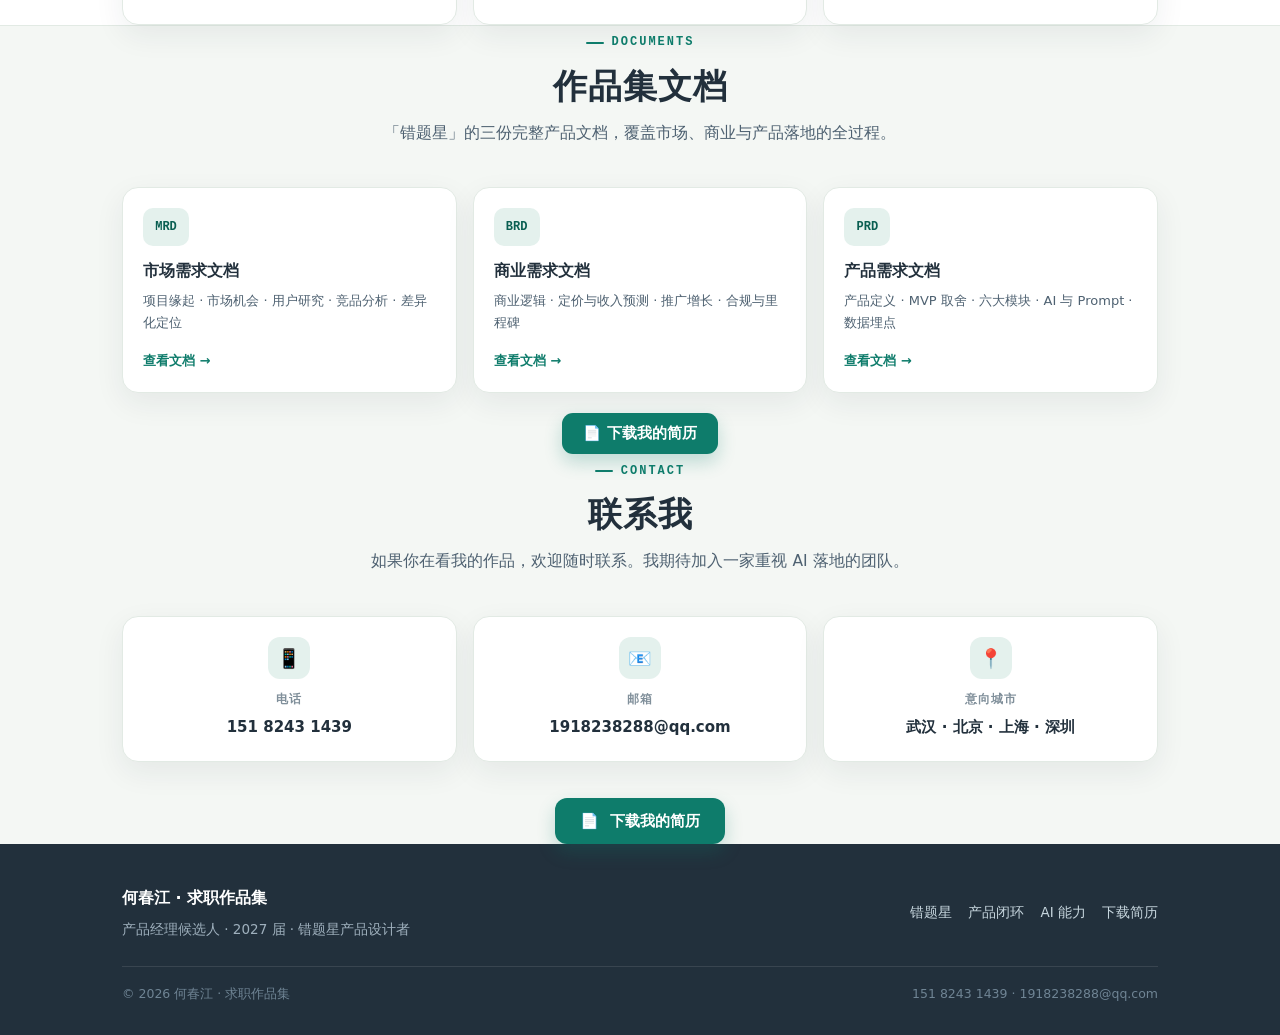
<file: about.html>
<!DOCTYPE html>
<html lang="zh-CN">
<head>
<meta charset="UTF-8">
<meta name="viewport" content="width=device-width, initial-scale=1.0">
<title>关于我 · 何春江｜产品经理候选人（AI × 教育）</title>
<meta name="description" content="何春江，2027 届产品经理候选人，具备一线教学经验与 AI 学习产品从 0 到 1 的设计验证经历。">
<meta property="og:title" content="关于我 · 何春江｜产品经理候选人（AI × 教育）">
<meta property="og:description" content="从课堂里发现问题，把学习过程做成产品。">
<meta property="og:type" content="profile">
<link rel="icon" href="data:image/svg+xml,%3Csvg xmlns='http://www.w3.org/2000/svg' viewBox='0 0 100 100'%3E%3Crect width='100' height='100' rx='24' fill='%232F6BFF'/%3E%3Cpath d='M50 18l7.6 21.6H81L63.7 52.3l6.7 22.2L50 61.1 29.6 74.5l6.7-22.2L19 39.6h23.4z' fill='white'/%3E%3C/svg%3E">
<link rel="stylesheet" href="css/style.css">
</head>
<body>

<!-- ===== 顶栏 ===== -->
<nav class="navbar" id="navbar">
  <div class="nav-inner">
    <a class="brand" href="index.html">
      <span class="brand-logo">★</span>
      <span>何春江<small>产品经理 · AI × 教育</small></span>
    </a>
    <button class="nav-toggle" id="navToggle" aria-label="打开菜单">☰</button>
    <div class="nav-links" id="navLinks">
      <a href="index.html">产品介绍</a>
      <a href="#abilities">能力</a>
      <a href="#projects">项目</a>
      <a href="#docs">文档</a>
      <a href="#contact">联系我</a>
      <a class="nav-cta" href="docs/何春江-简历.pdf" target="_blank" rel="noopener">下载简历</a>
    </div>
  </div>
</nav>

<!-- ===== 关于我首屏 ===== -->
<header class="about-hero">
  <div class="container">
    <div class="about-hero-grid">
      <div class="about-copy">
        <span class="hero-eyebrow">ABOUT ME · PRODUCT MANAGER · AI × 教育</span>
        <h1>何春江</h1>
        <p class="tagline">从课堂里发现问题，<em>把学习过程做成产品</em></p>
        <p class="desc">2027 届产品经理候选人，目标方向为 AI 产品 / 教育产品。1.5 年 K12 化学、生物一对一教学，累计授课 300+ 小时，持续观察 34 名学生；独立完成「错题星」从用户研究、MVP 取舍、交互原型到指标验证的全流程。</p>
        <div class="hero-actions">
          <a class="btn btn-primary btn-lg" href="docs/何春江-简历.pdf" target="_blank" rel="noopener">📄&nbsp; 下载简历</a>
          <a class="btn btn-outline btn-lg" href="index.html">←&nbsp; 返回错题星</a>
        </div>
        <div class="about-quick">
          <div class="aq"><strong>1</strong><span>个完整 AI 产品</span></div>
          <div class="aq"><strong>6</strong><span>大 AI 能力模块</span></div>
          <div class="aq"><strong>3</strong><span>份产品文档</span></div>
        </div>
      </div>
      <div class="profile-card">
        <div class="pc-head">
          <div class="pc-avatar">何</div>
          <div>
            <div class="pc-name">何春江</div>
            <div class="pc-role">产品经理候选人 · 2027 届</div>
          </div>
        </div>
        <div class="pc-rows">
          <div class="pc-row"><span class="k">代表作品</span><span class="v">错题星 · AI 高中理科学习助手</span></div>
          <div class="pc-row"><span class="k">核心能力</span><span class="v">用户研究 · 产品设计 · AI 落地 · 数据验证</span></div>
          <div class="pc-row"><span class="k">求职方向</span><span class="v">产品经理（AI 产品 / 教育产品）</span></div>
          <div class="pc-row"><span class="k">作品集</span><span class="v">hys03090417.github.io</span></div>
        </div>
        <div class="pc-tags">
          <span class="tag tag-blue">用户研究</span>
          <span class="tag tag-mint">产品设计</span>
          <span class="tag tag-amber">AI 落地</span>
          <span class="tag tag-red">数据驱动</span>
        </div>
      </div>
    </div>
  </div>
</header>

<!-- ===== 能力 ===== -->
<section class="section" id="abilities">
  <div class="container">
    <div class="section-head reveal">
      <span class="eyebrow">CAPABILITIES</span>
      <h2>能把真实场景问题，做成可验证的产品</h2>
      <p>不是罗列工具，而是先理解学生、家长和老师，再把 AI 拆解成可执行的方法。</p>
    </div>
    <div class="ability-grid">
      <div class="ability-card reveal"><div class="a-ic">🧭</div><h3>产品设计与 MVP 取舍</h3><p>从用户研究、需求定义到功能架构与交互设计，独立跑通从 0 到 1 的产品全流程。</p><p class="a-ev">证据：独立完成「错题星」用户研究、产品定义、MRD / BRD / PRD 与 6 模块高保真交互原型。</p></div>
      <div class="ability-card reveal reveal-d1"><div class="a-ic">🧠</div><h3>Prompt 工程</h3><p>完成六大 AI 模块的 Prompt 设计与迭代，建立「Prompt 工程—结构化校验—反馈闭环」三层质量保障。</p><p class="a-ev">证据：A/B/C/D 十六项错因体系；每周单人抽检 20 题，空泛或错标比例从约 1/3 降至约 1/10。</p></div>
      <div class="ability-card reveal reveal-d2"><div class="a-ic">📊</div><h3>用户研究与数据</h3><p>完整跑通「调研—画像—需求—方案—验证—迭代」，习惯用数据说话、用结果验证。</p><p class="a-ev">证据：34 名学生、300+ 小时授课观察；12 名学生 + 8 名家长访谈；400+ 道真实错题分析。</p></div>
      <div class="ability-card reveal"><div class="a-ic">📣</div><h3>内容与增长</h3><p>把 AI 工具组合成可复用的内容生产链路，覆盖课堂教研与教育内容平台。</p><p class="a-ev">证据：单知识点内容生产由 60 分钟缩短至约 24 分钟，教研整体效率提升约四成；曾运营教育内容账号，账号后注销。</p></div>
      <div class="ability-card reveal reveal-d1"><div class="a-ic">⚖️</div><h3>商业与合规</h3><p>能完成商业模式、定价与收入预测，并结合《个人信息保护法》《未成年人保护法》做合规设计。</p><p class="a-ev">证据：完成 Freemium 定价（19 元/月、年卡 168 元）、收入数量级测算与未成年人数据合规设计。</p></div>
      <div class="ability-card reveal reveal-d2"><div class="a-ic">🚀</div><h3>从 0 到 1 落地</h3><p>一年半教学、三创赛 1600+ 问卷、商务与校园活动统筹，多线程推进并交付结果。</p><p class="a-ev">证据：三创赛校级一等奖；「错题星」Web 高保真原型已完成，6 模块可交互。</p></div>
    </div>
  </div>
</section>

<!-- ===== 项目 ===== -->
<section class="section section-alt" id="projects">
  <div class="container">
    <div class="section-head reveal">
      <span class="eyebrow">PROJECTS</span>
      <h2>用项目证明能力</h2>
      <p>三个项目，分别对应产品设计、AI 全流程应用与内容增长三条能力线。</p>
    </div>
    <div class="project-list">
      <div class="project-card feature reveal">
        <div class="p-top">
          <span class="p-tag">旗舰项目 · AI 产品设计</span>
          <span class="p-tag mint">可交互原型</span>
        </div>
        <h3>错题星 · AI 高中理科错题诊断与个性化训练助手</h3>
        <div class="p-role">产品设计 · 独立完成（2026.06 至今）</div>
        <p>基于 1.5 年一线教学的真实观察，把「AI 辅助个性化教学」方法论产品化：以错题为入口，构建「拍照诊断—漏洞分析—分层训练—智能复习—多模态讲解」的完整闭环；当前 Web 高保真原型已实现今日工作台、错题本、诊断报告、专项训练、复习计划与学习报告 6 个模块。</p>
        <ul class="p-points">
          <li>独立完成用户研究、产品定义、功能架构与交互设计，产出 MRD / BRD / PRD 三份完整文档。</li>
          <li>设计六大 AI 模块的 Prompt 工程与「可替换 AI 能力层」：接入真实多模态模型后，界面与业务逻辑无需改动。</li>
          <li>真实教学信号：单科最高提分约 30 分、约 20 余名学生平均提分 15–20 分，重点学生同类题重错率从约 50% 降至 20% 以下，续课率保持九成以上。</li>
        </ul>
        <div class="p-actions">
          <a class="btn btn-primary btn-sm" href="demo-知识点拆题训练器/">▶ 体验交互原型</a>
          <a class="btn btn-outline btn-sm" href="docs/03-PRD-产品需求文档-错题星.pdf" target="_blank" rel="noopener">查看 PRD</a>
          <a class="btn btn-outline btn-sm" href="index.html">产品介绍</a>
        </div>
      </div>

      <div class="project-card reveal">
        <div class="p-top">
          <span class="p-tag amber">竞赛项目 · AI 全流程应用</span>
          <span class="p-tag">校级一等奖</span>
        </div>
        <h3>全国大学生电子商务「创新、创意及创业」挑战赛</h3>
        <div class="p-role">团队负责人（2025.09–2026.03）</div>
        <p>带队完成「健康数据驱动游戏进程」的健身游戏产品方案，全程用 AI 贯穿用户研究、产品定义、内容生产与合规校验。</p>
        <ul class="p-points">
          <li>主导 1600+ 份问卷的数据清洗、需求聚类与痛点拆解，输出双赛道竞品对标。</li>
          <li>用 AI 完成用户旅程、原型思路与校园传播物料生产，内容产出效率提升约 60%。</li>
          <li>结合《个人信息保护法》《未成年人保护法》完成青少年数据隐私风险排查。</li>
        </ul>
      </div>

      <div class="project-card reveal">
        <div class="p-top">
          <span class="p-tag">实践项目 · AIGC 与增长</span>
        </div>
        <h3>AI 内容生产工作流 · 从课堂到内容平台</h3>
        <div class="p-role">设计与执行 · 独立完成</div>
        <p>把 AI 工具组合成可复用的内容生产链路，覆盖教学教研与内容平台的选题、文案、海报与视频脚本。</p>
        <ul class="p-points">
          <li>搭建「思维导图—授课课件—趣味图解」教研内容链路，单知识点生产效率提升约 60%。</li>
          <li>沉淀真题考点切片、题库汇编、备课大纲等标准化 Prompt 模板与工作流。</li>
          <li>用曝光、完播、转化数据持续复盘并迭代内容策略。</li>
        </ul>
      </div>
    </div>
  </div>
</section>

<!-- ===== 教育背景（一行） ===== -->
<section class="section" id="results">
  <div class="container">
    <div class="section-head reveal">
      <span class="eyebrow">RESULTS</span>
      <h2>数据与验证</h2>
      <p>以下数据来自真实教学场景的方向性观察，而非产品上线后的规模化数据；各指标口径已尽量注明，面试时可进一步展开。</p>
    </div>
    <div class="data-grid">
      <div class="data-card reveal"><div class="d-num">34<span> 名</span></div><div class="d-lbl">辅导学员</div><div class="d-sub">高三化学 / 生物一对一</div></div>
      <div class="data-card reveal reveal-d1"><div class="d-num">约 30<span> 分</span></div><div class="d-lbl">单科最高提分</div><div class="d-sub">化学：约 45 → 80+</div></div>
      <div class="data-card reveal reveal-d2"><div class="d-num">15–20<span> 分</span></div><div class="d-lbl">平均提分</div><div class="d-sub">约 20 余名学员，周期不一</div></div>
      <div class="data-card reveal"><div class="d-num">50<span>% → 20%</span></div><div class="d-lbl">同类题重错率</div><div class="d-sub">1–2 名重点学生，约 30 余题</div></div>
      <div class="data-card reveal reveal-d1"><div class="d-num">九成<span>+</span></div><div class="d-lbl">在读学员续课率</div><div class="d-sub">按机构不统一的续费周期</div></div>
      <div class="data-card reveal reveal-d2"><div class="d-num">+40<span>%</span></div><div class="d-lbl">教研整体效率</div><div class="d-sub">单知识点生产 60 → 24 分钟</div></div>
    </div>
    <p class="data-note">数据口径：样本 34 名学生，化学为主、生物少量；提分与重错率为约数或抽样观察，无对照组，不能证明产品独立有效。</p>
  </div>
</section>

<section class="section section-alt" id="method">
  <div class="container">
    <div class="section-head reveal">
      <span class="eyebrow">METHOD</span>
      <h2>我的产品方法</h2>
      <p>不是先有产品构想再找用户，而是在真实场景里先把方法跑通，再决定把它产品化。</p>
    </div>
    <div class="method">
      <div class="method-item reveal"><div class="m-step">STEP 01</div><h3>一线教学验证</h3><p>在 1.5 年、34 名学员的一对一教学中，持续观察学生整理错题与复习的真实行为，记录痛点与效果。</p></div>
      <div class="method-item reveal"><div class="m-step">STEP 02</div><h3>方法论沉淀</h3><p>把「精准定位漏洞 → 分层针对训练 → 按遗忘曲线复习」沉淀成可复用的教学动作，并用 AI 工具放大效率。</p></div>
      <div class="method-item reveal"><div class="m-step">STEP 03</div><h3>产品化</h3><p>将方法产品化为「错题星」：从用户研究、产品定义到功能架构与交互设计，独立完成 MRD / BRD / PRD。</p></div>
      <div class="method-item reveal"><div class="m-step">STEP 04</div><h3>AI 能力层</h3><p>设计可替换的 AI 能力层与六大模块 Prompt 工程，建立结构化校验与生成后自检机制，让能力可持续迭代。</p></div>
      <div class="method-item reveal"><div class="m-step">STEP 05</div><h3>商业化与验证</h3><p>完成 Freemium 定价、KPI、获客路径与合规设计，并用小范围验证检验「用户是否愿意持续使用并付费」。</p></div>
    </div>
  </div>
</section>

<section class="section" id="education">
  <div class="container">
    <div class="section-head reveal">
      <span class="eyebrow">EDUCATION</span>
      <h2>教育背景</h2>
    </div>
    <div class="edu-line reveal">
      <div class="edu-ic">🎓</div>
      <div class="edu-t">
        中南财经政法大学 · 刑事司法学院 · 侦查学 · 2027 届
        <span>　｜　GPA 3.92/4.0（专业前 12.5%）　｜　海特奖学金 · 校级二等奖学金 · 三创赛一等奖 · 社会实践先进个人</span>
      </div>
    </div>
  </div>
</section>

<!-- ===== 其他经历 ===== -->
<section class="section section-alt" id="other">
  <div class="container">
    <div class="section-head reveal">
      <span class="eyebrow">EXPERIENCE</span>
      <h2>其它经历</h2>
    </div>
    <div class="other-grid">
      <div class="other-card reveal">
        <h3>武汉前程高考教育中心</h3>
        <div class="o-meta">AI 辅助一对一教师 · 2025.01–至今</div>
        <p>辅导 34 名学员，把 AI 融入教学全流程；单科最高提分约 30 分，在读学员续课率保持九成以上。</p>
      </div>
      <div class="other-card reveal reveal-d1">
        <h3>四川省锦辰盛建筑有限公司</h3>
        <div class="o-meta">商务助理实习生 · 2026.01–2026.03</div>
        <p>负责供应商拓展与谈判，推动单次采购成本下降，管控月度采购预算；搭建数据台账，实现采购链路可追溯、执行率稳定。</p>
      </div>
      <div class="other-card reveal reveal-d2">
        <h3>校团委下属部门</h3>
        <div class="o-meta">副部长 · 2023.10–2026.06</div>
        <p>统筹 12 场校级活动执行，管理 10 人团队；搭建物资台账与文件归档体系，牵头标准化操作培训，保障现场执行与供应商对接。</p>
      </div>
    </div>
  </div>
</section>

<!-- ===== 联系 ===== -->
<section class="section" id="docs">
  <div class="container">
    <div class="section-head reveal">
      <span class="eyebrow">DOCUMENTS</span>
      <h2>作品集文档</h2>
      <p>「错题星」的三份完整产品文档，覆盖市场、商业与产品落地的全过程。</p>
    </div>
    <div class="docs-grid">
      <a class="doc-card reveal" href="docs/01-MRD-市场需求文档-错题星.pdf" target="_blank" rel="noopener"><span class="dc-badge">MRD</span><div class="dc-t">市场需求文档</div><div class="dc-s">项目缘起 · 市场机会 · 用户研究 · 竞品分析 · 差异化定位</div><span class="dc-go">查看文档 →</span></a>
      <a class="doc-card reveal reveal-d1" href="docs/02-BRD-商业需求文档-错题星.pdf" target="_blank" rel="noopener"><span class="dc-badge">BRD</span><div class="dc-t">商业需求文档</div><div class="dc-s">商业逻辑 · 定价与收入预测 · 推广增长 · 合规与里程碑</div><span class="dc-go">查看文档 →</span></a>
      <a class="doc-card reveal reveal-d2" href="docs/03-PRD-产品需求文档-错题星.pdf" target="_blank" rel="noopener"><span class="dc-badge">PRD</span><div class="dc-t">产品需求文档</div><div class="dc-s">产品定义 · MVP 取舍 · 六大模块 · AI 与 Prompt · 数据埋点</div><span class="dc-go">查看文档 →</span></a>
    </div>
    <div class="resume-line reveal"><a class="btn btn-primary" href="docs/何春江-简历.pdf" target="_blank" rel="noopener">📄 下载我的简历</a></div>
  </div>
</section>

<section class="section" id="contact">
  <div class="container">
    <div class="section-head reveal">
      <span class="eyebrow">CONTACT</span>
      <h2>联系我</h2>
      <p>如果你在看我的作品，欢迎随时联系。我期待加入一家重视 AI 落地的团队。</p>
    </div>
    <div class="contact-cards">
      <div class="contact-card reveal"><div class="c-ic">📱</div><div class="c-l">电话</div><div class="c-v">151 8243 1439</div></div>
      <div class="contact-card reveal reveal-d1"><div class="c-ic">📧</div><div class="c-l">邮箱</div><div class="c-v">1918238288@qq.com</div></div>
      <div class="contact-card reveal reveal-d2"><div class="c-ic">📍</div><div class="c-l">意向城市</div><div class="c-v">武汉 · 北京 · 上海 · 深圳</div></div>
    </div>
    <div style="text-align:center;margin-top:36px" class="reveal">
      <a class="btn btn-primary btn-lg" href="docs/何春江-简历.pdf" target="_blank" rel="noopener">📄&nbsp; 下载我的简历</a>
    </div>
  </div>
</section>

<!-- ===== 页脚 ===== -->
<footer class="footer">
  <div class="container">
    <div class="footer-grid">
      <div>
        <div class="f-brand">何春江 · 求职作品集</div>
        <div>产品经理候选人 · 2027 届 · 错题星产品设计者</div>
      </div>
      <div class="f-links">
        <a href="index.html">错题星</a>
        <a href="index.html#demo">产品闭环</a>
        <a href="index.html#ai">AI 能力</a>
        <a href="docs/何春江-简历.pdf" target="_blank" rel="noopener">下载简历</a>
      </div>
    </div>
    <div class="footer-bottom">
      <span>© 2026 何春江 · 求职作品集</span>
      <span>151 8243 1439 · 1918238288@qq.com</span>
    </div>
  </div>
</footer>

<script src="js/main.js"></script>
</body>
</html>
</file>
<file: css/intro.css>
/* =====================================================
   错题星 · 产品作品集
   设计语言：一本被红笔批改过的理科错题本
   ===================================================== */
:root{
  --paper:#F4F7F4;
  --sheet:#FFFFFF;
  --line:#E2EAE4;
  --grid-line:rgba(14,124,107,.055);
  --ink:#22303C;
  --ink-2:#4E6171;
  --muted:#81909B;
  --teal:#0E7C6B;
  --teal-deep:#0A5F52;
  --teal-soft:#E4F1ED;
  --blue:#2F5D8A;
  --blue-soft:#E8EFF6;
  --red:#D64550;
  --red-soft:#FBEceb;
  --amber:#C98A2B;
  --amber-soft:#F8F0DE;
  --radius:14px;
  --shadow:0 10px 30px rgba(34,48,60,.07);
  --font-body:"PingFang SC","Microsoft YaHei","Noto Sans SC",system-ui,-apple-system,"Segoe UI",sans-serif;
  --font-display:"Kaiti SC","STKaiti","KaiTi","BiauKai","SimSun",serif;
  --font-mono:"SFMono-Regular",Consolas,"Liberation Mono","Courier New",monospace;
}
*{box-sizing:border-box;margin:0;padding:0}
html{scroll-behavior:smooth}
body{
  font-family:var(--font-body);
  background-color:var(--paper);
  background-image:
    linear-gradient(var(--grid-line) 1px, transparent 1px),
    linear-gradient(90deg, var(--grid-line) 1px, transparent 1px);
  background-size:26px 26px;
  color:var(--ink);
  line-height:1.85;
  font-size:16px;
  -webkit-font-smoothing:antialiased;
}
::selection{background:rgba(214,69,80,.16)}
a{color:var(--teal-deep)}
button{font-family:inherit}
img{max-width:100%;display:block}
.container{max-width:1120px;margin:0 auto;padding:0 20px}

/* ===== 顶栏 / 章节导航 ===== */
.topbar{
  position:sticky;top:0;z-index:60;
  background:rgba(244,247,244,.9);
  backdrop-filter:blur(10px);
  border-bottom:1px solid var(--line);
}
.topbar-inner{max-width:1120px;margin:0 auto;padding:9px 20px;display:flex;align-items:center;gap:14px}
.brand{display:flex;align-items:baseline;gap:10px;white-space:nowrap}
.brand .mark{font-size:20px}
.brand .name{font-family:var(--font-display);font-size:21px;font-weight:700;color:var(--ink);letter-spacing:3px}
.brand .sub{font-size:12px;color:var(--muted)}
.nav{display:flex;align-items:center;gap:2px;flex-wrap:wrap;margin-left:auto}
.nav a{
  font-size:13px;color:var(--ink-2);text-decoration:none;
  padding:7px 11px;border-radius:8px;transition:.2s;font-weight:600;white-space:nowrap;
}
.nav a .no{font-family:var(--font-mono);font-size:11px;color:var(--teal);margin-right:4px}
.nav a:hover{background:var(--teal-soft);color:var(--teal-deep)}
.nav a.active{background:var(--ink);color:#fff}
.nav a.active .no{color:#9adfd3}
.burger{display:none;background:none;border:1px solid var(--line);border-radius:8px;padding:6px 10px;font-size:18px;cursor:pointer;color:var(--ink)}
@media(max-width:920px){
  .burger{display:block}
  .nav{
    position:fixed;top:52px;left:0;right:0;margin:0;
    flex-direction:column;align-items:stretch;gap:0;
    background:#fff;border-bottom:1px solid var(--line);
    padding:8px 14px 12px;display:none;box-shadow:var(--shadow);
  }
  .nav.open{display:flex}
  .nav a{padding:10px 12px;border-radius:8px}
}

/* ===== 通用 ===== */
.sec{padding:66px 0}
.sec.alt{background:rgba(255,255,255,.62)}
.chapter-head{display:flex;align-items:baseline;gap:14px;flex-wrap:wrap;margin-bottom:8px}
.ch-no{font-family:var(--font-mono);font-size:13px;color:var(--teal);letter-spacing:2px;border:1px solid var(--teal);border-radius:6px;padding:1px 7px;background:#fff}
.ch-title{font-family:var(--font-display);font-size:clamp(27px,4vw,36px);font-weight:700;letter-spacing:3px;line-height:1.3}
.ch-annot{
  margin-left:auto;font-size:13px;color:var(--red);font-weight:600;
  border:1.5px dashed rgba(214,69,80,.55);background:var(--red-soft);
  border-radius:8px;padding:3px 11px;white-space:nowrap;
}
.ch-sub{color:var(--muted);font-size:14px;max-width:760px;margin-bottom:28px}

/* ===== 按钮 ===== */
.btn{
  display:inline-flex;align-items:center;gap:8px;justify-content:center;
  padding:11px 22px;border-radius:10px;font-weight:600;font-size:15px;
  border:1.5px solid transparent;cursor:pointer;transition:.2s;text-decoration:none;color:var(--ink);
}
.btn:focus-visible{outline:2px solid var(--teal);outline-offset:2px}
.btn-primary{background:var(--teal);color:#fff}
.btn-primary:hover{background:var(--teal-deep);transform:translateY(-1px)}
.btn-ghost{background:#fff;color:var(--ink);border-color:var(--line)}
.btn-ghost:hover{border-color:var(--teal);color:var(--teal-deep)}
.btn-red{background:var(--red);color:#fff}
.btn-red:hover{background:#b93a44}
.btn.sm{padding:8px 15px;font-size:13px;border-radius:8px}
.btn:disabled{opacity:.6;cursor:wait;transform:none}

/* ===== 卡片 ===== */
.grid{display:grid;gap:18px}
.g2{grid-template-columns:repeat(2,1fr)}
.g3{grid-template-columns:repeat(3,1fr)}
.g4{grid-template-columns:repeat(4,1fr)}
@media(max-width:940px){.g3,.g4{grid-template-columns:repeat(2,1fr)}}
@media(max-width:640px){.g2,.g3,.g4{grid-template-columns:1fr}}
.card{
  background:var(--sheet);border:1px solid var(--line);border-radius:var(--radius);
  padding:22px;box-shadow:var(--shadow);position:relative;
}
.card h3{font-size:17px;line-height:1.5;margin-bottom:8px}
.card p{color:var(--ink-2);font-size:14.5px}
.card .k{display:block;font-family:var(--font-mono);font-size:12px;color:var(--teal);margin-bottom:4px;letter-spacing:1px}
.card .big{font-family:var(--font-mono);font-size:27px;color:var(--teal-deep);line-height:1.2}
.card .big small{font-size:14px;color:var(--muted)}
.rednote{
  position:absolute;top:-11px;right:14px;font-size:12px;color:var(--red);
  background:var(--red-soft);border:1.5px dashed rgba(214,69,80,.5);
  padding:1px 9px;border-radius:6px;font-weight:600;transform:rotate(-1.2deg);
}

/* ===== 滚动浮现 ===== */
.rv{opacity:0;transform:translateY(16px);transition:opacity .65s ease,transform .65s ease}
.rv.in{opacity:1;transform:none}
@media (prefers-reduced-motion:reduce){
  html{scroll-behavior:auto}
  .rv{opacity:1;transform:none;transition:none}
  *{animation:none!important}
}

/* ===== 图表基础 ===== */
.chart-tip{font-family:var(--font-mono);font-size:11px;fill:var(--muted)}
.chart{width:100%;height:auto;display:block}

/* ===== 页脚 ===== */
.footer{border-top:1px solid var(--line);background:rgba(255,255,255,.7);padding:34px 20px 40px;margin-top:20px}
.footer-inner{max-width:1120px;margin:0 auto;display:flex;gap:24px;flex-wrap:wrap;align-items:flex-start;justify-content:space-between}
.footer .note{max-width:520px;font-size:13px;color:var(--muted)}
.footer h4{font-family:var(--font-display);font-size:18px;letter-spacing:2px;margin-bottom:6px}
.footer .meta{font-size:13px;color:var(--muted)}
/* ===== Hero ===== */
.hero{padding:60px 0 70px;position:relative}
.hero-inner{max-width:1120px;margin:0 auto;padding:0 20px;display:grid;grid-template-columns:1.05fr .95fr;gap:52px;align-items:center}
.hero-eyebrow{font-family:var(--font-mono);font-size:12px;letter-spacing:3px;color:var(--teal);text-transform:uppercase;margin-bottom:14px;display:flex;align-items:center;gap:10px}
.hero-eyebrow::after{content:"";flex:0 0 56px;height:1px;background:var(--teal)}
.hero h1{font-family:var(--font-display);font-size:clamp(40px,6.4vw,62px);line-height:1.22;font-weight:700;letter-spacing:4px}
.hero h1 em{font-style:normal;color:var(--teal-deep)}
.hero .slogan{font-family:var(--font-display);font-size:clamp(18px,2.7vw,24px);color:var(--ink-2);margin:16px 0 8px;letter-spacing:1px}
.hero .desc{color:var(--ink-2);max-width:540px;font-size:15px}
.hero-actions{display:flex;gap:12px;margin-top:24px;flex-wrap:wrap}
.hero .redpen-line{margin-top:22px;font-size:14px;color:var(--ink-2)}
.hero .redpen-line s{color:var(--red);text-decoration-color:rgba(214,69,80,.75)}
.hero .redpen-line b{color:var(--teal-deep)}
.hero-visual{position:relative}
.loop-box{
  background:var(--sheet);border:1px solid var(--line);border-radius:var(--radius);
  box-shadow:var(--shadow);padding:26px 22px 22px;
}
.loop-box .lb-title{font-family:var(--font-display);font-size:20px;letter-spacing:2px;margin-bottom:16px;display:flex;align-items:center;gap:8px}
.loop-box .lb-title .dot{width:9px;height:9px;border-radius:50%;background:var(--red);display:inline-block}
.loop-node{display:flex;gap:12px;align-items:flex-start;padding:11px 12px;border-radius:10px;transition:.2s}
.loop-node:hover{background:var(--teal-soft)}
.loop-node .ln-no{font-family:var(--font-mono);font-size:12px;color:var(--teal);width:22px;height:22px;border:1.5px solid var(--teal);border-radius:50%;display:flex;align-items:center;justify-content:center;flex:none;margin-top:3px;background:#fff}
.loop-node .ln-name{font-weight:700;font-size:15px}
.loop-node .ln-desc{font-size:12.5px;color:var(--muted);line-height:1.5}
.loop-arrow{text-align:center;color:var(--teal);font-size:13px;line-height:1;padding:1px 0}
.loop-foot{margin-top:16px;font-size:12.5px;color:var(--muted);border-top:1px dashed var(--line);padding-top:10px;text-align:center}
@media(max-width:900px){.hero-inner{grid-template-columns:1fr;gap:34px}}

/* ===== 痛点 / 缺口 ===== */
.pain-card .p-no{font-family:var(--font-mono);font-size:13px;color:var(--red);border:1.5px solid rgba(214,69,80,.5);border-radius:6px;padding:0 7px;display:inline-block;margin-bottom:10px;background:var(--red-soft)}
.pain-card h3{font-size:16px}
.pain-card p{font-size:14px}

/* ===== 画像 ===== */
.persona{display:flex;flex-direction:column;gap:10px}
.persona .p-head{display:flex;align-items:center;gap:12px}
.persona .p-avatar{width:52px;height:52px;border-radius:50%;display:flex;align-items:center;justify-content:center;font-size:26px;flex:none}
.persona .p-name{font-family:var(--font-display);font-size:20px;font-weight:700;letter-spacing:1px}
.persona .p-tag{font-size:12px;color:#fff;border-radius:999px;padding:1px 10px;align-self:flex-start}
.persona .p-meta{font-size:13px;color:var(--ink-2)}
.persona ul{list-style:none;margin-top:4px}
.persona li{font-size:13.5px;color:var(--ink-2);padding:4px 0 4px 18px;position:relative;line-height:1.6}
.persona li::before{content:"·";position:absolute;left:4px;color:var(--teal);font-weight:700}
.persona .want{font-size:13px;margin-top:6px;padding:8px 12px;border-radius:8px;line-height:1.6}
.p-core{border:1.5px solid var(--teal)}
.p-core .p-head::after{content:"核心用户";font-size:11px;color:var(--teal-deep);background:var(--teal-soft);border-radius:999px;padding:1px 9px;margin-left:auto}

/* ===== 时间线（小潘的一天） ===== */
.timeline{position:relative;padding-left:26px}
.timeline::before{content:"";position:absolute;left:7px;top:6px;bottom:6px;width:2px;background:var(--line)}
.tl-item{position:relative;padding:0 0 20px 8px}
.tl-item::before{content:"";position:absolute;left:-24px;top:8px;width:12px;height:12px;border-radius:50%;background:#fff;border:2.5px solid var(--teal)}
.tl-item:last-child::before{border-color:var(--red);background:var(--red-soft)}
.tl-time{font-family:var(--font-mono);font-size:12px;color:var(--teal)}
.tl-text{font-size:14px;color:var(--ink-2)}

/* ===== 功能列表 ===== */
.feat-row{display:flex;gap:16px;padding:16px 6px;border-bottom:1px dashed var(--line);align-items:flex-start}
.feat-row:last-child{border-bottom:none}
.feat-no{font-family:var(--font-display);font-size:30px;color:var(--teal);line-height:1;flex:none;width:56px;text-align:center;padding-top:2px}
.feat-body{flex:1}
.feat-body h3{font-size:17px;margin-bottom:4px}
.feat-body .goals{font-size:13px;color:var(--muted);margin-bottom:6px}
.feat-body ul{list-style:none}
.feat-body li{font-size:14px;color:var(--ink-2);padding:3px 0 3px 16px;position:relative}
.feat-body li::before{content:"✓";position:absolute;left:0;color:var(--teal);font-weight:700}
.feat-row .f-tag{font-size:11px;color:var(--blue);background:var(--blue-soft);border-radius:999px;padding:1px 9px;white-space:nowrap;flex:none;align-self:center}

/* ===== 架构图 ===== */
.arch{border:1px solid var(--line);border-radius:var(--radius);overflow:hidden;background:#fff;box-shadow:var(--shadow)}
.arch .layer{padding:14px 20px;border-bottom:1px solid var(--line)}
.arch .layer:last-child{border-bottom:none}
.arch .l-name{font-size:13px;font-weight:700;margin-bottom:4px}
.arch .l-name .t{color:var(--muted);font-weight:500;font-family:var(--font-mono);font-size:11px;margin-right:8px}
.arch .l-tags{display:flex;flex-wrap:wrap;gap:8px}
.arch .chip{font-size:13px;color:var(--ink-2);background:var(--paper);border:1px solid var(--line);border-radius:999px;padding:2px 12px}
.arch .l1{background:var(--teal-soft)} .arch .l1 .chip{background:#fff;border-color:#bfdcd4;color:var(--teal-deep)}
.arch .l2{background:#fff} .arch .l2 .chip{color:var(--blue)}
.arch .l3{background:var(--blue-soft)} .arch .l3 .chip{background:#fff;border-color:#c8d8e8;color:var(--blue)}
.arch .l4{background:var(--amber-soft)} .arch .l4 .chip{background:#fff;border-color:#ead9b4;color:var(--amber)}

/* ===== 差异化 ===== */
.diff-card{border-top:3px solid var(--teal)}
.diff-card .d-no{font-family:var(--font-mono);font-size:12px;color:var(--teal);letter-spacing:1px}
.diff-card h3{font-size:16px;margin:4px 0 8px}
.diff-card p{font-size:13.5px}
.diff-card .vs{font-size:12.5px;color:var(--muted);margin-top:10px;padding-top:9px;border-top:1px dashed var(--line)}

/* ===== 统计 ===== */
.stat-card{text-align:left}
.stat-card .big{font-family:var(--font-mono);font-size:30px;color:var(--ink);line-height:1.15}
.stat-card .big .u{font-size:15px;color:var(--muted)}
.stat-card .label{font-size:13px;color:var(--muted);margin-top:2px}
.stat-card .foot{font-size:12px;color:var(--teal-deep);margin-top:8px;font-weight:600}

/* ===== Demo ===== */
.demo-wrap{display:grid;grid-template-columns:340px 1fr;gap:34px;align-items:start}
@media(max-width:940px){.demo-wrap{grid-template-columns:1fr}}
.phone{
  width:320px;max-width:100%;margin:0 auto;background:#22303C;border-radius:38px;
  padding:13px;box-shadow:0 24px 60px rgba(34,48,60,.3);border:1px solid #111a22;
}
.phone .screen{
  background:#fff;border-radius:27px;overflow:hidden;height:620px;display:flex;flex-direction:column;
  position:relative;font-size:13.5px;
}
.phone .notch{position:absolute;top:8px;left:50%;transform:translateX(-50%);width:90px;height:20px;background:#22303C;border-radius:12px;z-index:5}
.phone .status{font-family:var(--font-mono);font-size:11px;color:var(--ink-2);padding:12px 18px 4px;display:flex;justify-content:space-between;z-index:4}
.pscreen{flex:1;overflow-y:auto;padding:10px 14px 16px;display:flex;flex-direction:column;gap:10px}
.pscreen::-webkit-scrollbar{width:4px}
.pscreen::-webkit-scrollbar-thumb{background:#d5dfda;border-radius:4px}
.p-top{display:flex;align-items:center;gap:8px;font-weight:700;font-size:15px;padding-bottom:8px;border-bottom:1px solid var(--line);flex:none}
.p-top .back{color:var(--muted);font-size:18px;cursor:pointer}
.p-top .sp{flex:1}
.p-title{font-size:16px;font-weight:800;letter-spacing:.5px}
.p-sub{font-size:12px;color:var(--muted)}
.demo-step{display:none;flex-direction:column;gap:10px}
.demo-step.on{display:flex;animation:fadein .3s ease}
@keyframes fadein{from{opacity:0;transform:translateY(6px)}to{opacity:1;transform:none}}
.p-camera{
  background:linear-gradient(160deg,#1d2b38,#2c4254);border-radius:12px;height:210px;
  display:flex;align-items:center;justify-content:center;position:relative;overflow:hidden;
}
.p-camera .focus{position:absolute;inset:16px;border:2px solid rgba(120,200,255,.85);border-radius:8px}
.p-camera .focus::before{content:"对准题目区域";position:absolute;top:-24px;left:0;font-size:11px;color:rgba(255,255,255,.85);white-space:nowrap}
.p-camera .scanline{position:absolute;left:0;right:0;height:2px;background:rgba(120,200,255,.9);animation:scan 2.4s ease-in-out infinite}
@keyframes scan{0%{top:20px}50%{top:188px}100%{top:20px}}
.p-cam-tools{display:flex;gap:8px;justify-content:center;padding:6px 0}
.p-cam-tools span{font-size:11px;color:var(--muted)}
.sample-pick{display:flex;flex-direction:column;gap:6px}
.sample-pick .lbl{font-size:12px;color:var(--muted)}
.sample-btn{
  border:1.5px solid var(--line);background:#fff;border-radius:10px;padding:8px 12px;text-align:left;cursor:pointer;transition:.2s;font-size:13px;color:var(--ink);
}
.sample-btn:hover{border-color:var(--teal)}
.sample-btn.sel{border-color:var(--teal);background:var(--teal-soft)}
.sample-btn .sb-k{font-family:var(--font-mono);font-size:11px;color:var(--teal);display:block}
.p-btn{display:flex;align-items:center;justify-content:center;gap:6px;background:var(--teal);color:#fff;border:none;border-radius:10px;padding:11px;font-size:14px;font-weight:700;cursor:pointer;transition:.2s}
.p-btn:hover{background:var(--teal-deep)}
.p-btn:disabled{opacity:.65;cursor:wait}
.p-btn.ghost{background:#fff;color:var(--ink);border:1.5px solid var(--line)}
.p-btn.ghost:hover{border-color:var(--teal);color:var(--teal-deep)}
.p-btn.red{background:var(--red)}
.loading-bar{height:5px;border-radius:4px;background:var(--teal-soft);overflow:hidden;position:relative}
.loading-bar::after{content:"";position:absolute;top:0;left:-40%;width:40%;height:100%;background:var(--teal);border-radius:4px;animation:load 1.1s ease-in-out infinite}
@keyframes load{0%{left:-40%}100%{left:120%}}
.p-tags{display:flex;flex-wrap:wrap;gap:6px}
.p-tags .pt{font-size:11.5px;padding:2px 9px;border-radius:999px;border:1px solid var(--line);background:var(--paper);color:var(--ink-2)}
.p-tags .pt b{color:var(--ink)}
.pt.chem{color:var(--teal-deep);border-color:#bfdcd4;background:var(--teal-soft)}
.pt.diff{color:var(--red);border-color:#efc3c6;background:var(--red-soft)}
.p-q{
  background:var(--paper);border:1px solid var(--line);border-radius:10px;padding:10px 12px;
  font-size:12.5px;color:var(--ink-2);line-height:1.7;
}
.p-q b{color:var(--ink)}
.p-block{background:#fff;border:1px solid var(--line);border-radius:10px;padding:10px 12px}
.p-block .pb-t{font-size:12px;font-weight:700;margin-bottom:6px;display:flex;align-items:center;gap:6px}
.p-block .pb-t .n{font-family:var(--font-mono);font-size:11px;color:var(--teal)}
.vuln-bar{display:flex;align-items:center;gap:8px;margin:6px 0}
.vuln-bar .vb-name{font-size:12px;flex:0 0 118px;color:var(--ink-2)}
.vuln-bar .vb-track{flex:1;height:10px;border-radius:6px;background:var(--paper);overflow:hidden}
.vuln-bar .vb-fill{height:100%;border-radius:6px;background:linear-gradient(90deg,var(--teal),var(--amber));width:0;transition:width .8s ease}
.vuln-bar .vb-rate{font-family:var(--font-mono);font-size:12px;color:var(--red);flex:0 0 40px;text-align:right}
.sev{font-size:10.5px;padding:1px 7px;border-radius:999px;font-weight:700}
.sev.high{background:var(--red-soft);color:var(--red)}
.sev.mid{background:var(--amber-soft);color:var(--amber)}
.sev.low{background:var(--teal-soft);color:var(--teal-deep)}
.diff-tabs{display:flex;gap:6px}
.diff-tab{flex:1;text-align:center;font-size:12px;font-weight:700;padding:7px 4px;border-radius:8px;border:1.5px solid var(--line);background:#fff;color:var(--ink-2);cursor:pointer;transition:.2s}
.diff-tab:hover{border-color:var(--teal)}
.diff-tab.on{border-color:var(--teal);background:var(--teal);color:#fff}
.reveal-wrap{position:relative}
.reveal-wrap .cover{
  position:absolute;inset:0;background:repeating-linear-gradient(45deg,#eef3f0,#eef3f0 6px,#e2eae4 6px,#e2eae4 12px);
  border:1.5px dashed var(--muted);border-radius:10px;display:flex;align-items:center;justify-content:center;
  color:var(--muted);font-size:12.5px;cursor:pointer;font-weight:700;z-index:2;
}
.reveal-wrap .cover:hover{color:var(--teal-deep);border-color:var(--teal)}
.review-item{border:1px solid var(--line);border-radius:10px;padding:9px 11px}
.review-item .ri-top{display:flex;align-items:center;gap:8px}
.review-item .ri-day{font-family:var(--font-mono);font-size:11px;color:var(--teal);background:var(--teal-soft);border-radius:6px;padding:0 6px}
.review-item .ri-kp{font-size:12.5px;font-weight:700;flex:1}
.review-item .ri-btn{font-size:11px;color:var(--red);background:var(--red-soft);border:1px solid rgba(214,69,80,.4);border-radius:6px;padding:2px 8px;cursor:pointer;white-space:nowrap}
.review-item.done{border-color:#bfdcd4;background:var(--teal-soft)}
.review-item.done .ri-day{background:#fff}
.p-toast{position:absolute;left:50%;bottom:16px;transform:translateX(-50%) translateY(8px);background:var(--ink);color:#fff;font-size:12px;padding:7px 14px;border-radius:8px;opacity:0;transition:.3s;z-index:9;white-space:nowrap;pointer-events:none}
.p-toast.show{opacity:1;transform:translateX(-50%) translateY(0)}
.demo-side{display:flex;flex-direction:column;gap:14px}
.demo-flow{display:flex;gap:8px;flex-wrap:wrap}
.demo-flow .df{flex:1;min-width:150px;border:1.5px solid var(--line);background:#fff;border-radius:12px;padding:12px 14px;cursor:pointer;transition:.25s}
.demo-flow .df .df-no{font-family:var(--font-mono);font-size:11px;color:var(--muted)}
.demo-flow .df .df-name{font-weight:800;font-size:15px;margin-top:2px}
.demo-flow .df .df-desc{font-size:12.5px;color:var(--muted);margin-top:4px;line-height:1.55}
.demo-flow .df:hover{border-color:var(--teal);transform:translateY(-2px)}
.demo-flow .df.on{border-color:var(--teal);background:var(--teal-soft);box-shadow:0 8px 20px rgba(14,124,107,.14)}
.demo-flow .df.on .df-name{color:var(--teal-deep)}
.demo-note{font-size:13px;color:var(--muted);background:#fff;border:1px dashed var(--line);border-radius:10px;padding:12px 14px}
.demo-note a{font-weight:700}
/* ===== PRD 线框图 ===== */
.wf-scroll{display:flex;gap:18px;overflow-x:auto;padding:8px 2px 18px;scroll-snap-type:x proximity}
.wf-scroll::-webkit-scrollbar{height:8px}
.wf-scroll::-webkit-scrollbar-thumb{background:#cdd9d3;border-radius:4px}
.wf{flex:0 0 236px;scroll-snap-align:start;display:flex;flex-direction:column;gap:8px}
.wf .wf-screen{
  border:6px solid #22303C;border-radius:20px;background:#fff;height:430px;overflow:hidden;
  display:flex;flex-direction:column;box-shadow:0 14px 34px rgba(34,48,60,.16);
}
.wf .wf-bar{background:#EAF0EC;padding:7px 10px;font-size:11px;font-weight:800;display:flex;align-items:center;gap:6px;border-bottom:1px solid #d8e2dc}
.wf .wf-bar .b{color:#7c8b96;font-size:14px}
.wf .wf-body{flex:1;padding:10px;display:flex;flex-direction:column;gap:8px;overflow:hidden}
.wf .wf-body .wl{background:#F0F4F1;border-radius:6px;padding:7px 9px;font-size:10.5px;color:#4E6171;line-height:1.5;border:1px solid #E2EAE4}
.wf .wf-body .wl.t{font-weight:800;color:#22303C;background:none;border:none;padding:0;font-size:12px}
.wf .wf-body .wl.hl{border-left:3px solid #0E7C6B}
.wf .wf-body .wl.red{border-left:3px solid #D64550}
.wf .wf-body .wl.tag{display:inline-block;width:auto;padding:2px 8px;border-radius:999px;font-size:10px}
.wf .wf-body .tagrow{display:flex;gap:5px;flex-wrap:wrap}
.wf .wf-body .bar{height:6px;border-radius:4px;background:#E2EAE4;overflow:hidden}
.wf .wf-body .bar i{display:block;height:100%;background:linear-gradient(90deg,#0E7C6B,#C98A2B)}
.wf .wf-body .stars{color:#C98A2B;font-size:11px;letter-spacing:2px}
.wf .wf-cap{font-size:12.5px;color:var(--ink-2);font-weight:700}
.wf .wf-cap small{display:block;font-weight:400;color:var(--muted);font-size:11.5px;margin-top:2px}

/* ===== 数据图表区 ===== */
.score-chart{background:#fff;border:1px solid var(--line);border-radius:var(--radius);padding:20px;box-shadow:var(--shadow)}
.score-chart svg{width:100%;height:auto}
.legend{display:flex;gap:16px;font-size:12px;color:var(--muted);flex-wrap:wrap}
.legend i{display:inline-block;width:10px;height:10px;border-radius:3px;margin-right:5px}
.eff-row{display:flex;align-items:center;gap:12px;padding:9px 0;border-bottom:1px dashed var(--line);flex-wrap:wrap}
.eff-row:last-child{border-bottom:none}
.eff-name{font-size:13.5px;color:var(--ink-2);flex:0 0 168px}
.eff-track{flex:1;min-width:160px;height:12px;border-radius:6px;background:var(--paper);overflow:hidden;display:flex}
.eff-track span{display:block;height:100%;transition:width .9s ease}
.eff-old{flex:0 0 74px;font-family:var(--font-mono);font-size:12.5px;color:var(--muted);text-align:right}
.eff-new{flex:0 0 74px;font-family:var(--font-mono);font-size:14px;color:var(--teal-deep);text-align:right;font-weight:700}
.eff-old s{color:var(--red);text-decoration-color:rgba(214,69,80,.8)}
.before-after{display:grid;grid-template-columns:1fr 1fr;gap:0;border:1px solid var(--line);border-radius:var(--radius);overflow:hidden;background:#fff}
.ba-col{padding:18px}
.ba-col.before{background:var(--red-soft)}
.ba-col.after{background:var(--teal-soft)}
.ba-col h4{font-size:14px;margin-bottom:12px;letter-spacing:1px}
.ba-col.before h4{color:var(--red)}
.ba-col.after h4{color:var(--teal-deep)}
.ba-item{display:flex;justify-content:space-between;gap:10px;font-size:13px;padding:5px 0;border-bottom:1px dashed rgba(128,145,155,.3)}
.ba-item:last-child{border-bottom:none}
.ba-item b{font-family:var(--font-mono);white-space:nowrap}
.ba-col.before .ba-item b{color:var(--red)}
.ba-col.after .ba-item b{color:var(--teal-deep)}
@media(max-width:640px){.before-after{grid-template-columns:1fr}}

/* ===== AI 能力 ===== */
.ai-card{display:flex;gap:14px;align-items:flex-start}
.ai-card .ai-no{font-family:var(--font-display);font-size:28px;color:var(--blue);line-height:1;flex:none;width:44px;text-align:center}
.ai-card h3{font-size:16px}
.ai-card p{font-size:13.5px}
.edge-grid{display:grid;grid-template-columns:1fr 1fr;gap:0;border:1px solid var(--line);border-radius:var(--radius);overflow:hidden;background:#fff}
.edge-col{padding:18px}
.edge-col h4{font-size:14px;margin-bottom:8px;display:flex;align-items:center;gap:8px}
.edge-col.ai{background:var(--teal-soft)}
.edge-col.human{background:var(--amber-soft)}
.edge-col ul{list-style:none}
.edge-col li{font-size:13px;color:var(--ink-2);padding:4px 0 4px 16px;position:relative}
.edge-col.ai li::before{content:"AI";position:absolute;left:0;font-family:var(--font-mono);font-size:9px;color:var(--teal-deep);background:#fff;border-radius:4px;padding:0 3px;top:7px}
.edge-col.human li::before{content:"人";position:absolute;left:0;font-family:var(--font-mono);font-size:9px;color:var(--amber);background:#fff;border-radius:4px;padding:0 3px;top:7px}
@media(max-width:640px){.edge-grid{grid-template-columns:1fr}}

/* ===== 路线图 ===== */
.road{display:grid;grid-template-columns:repeat(3,1fr);gap:18px;position:relative}
@media(max-width:900px){.road{grid-template-columns:1fr}}
.road-card{background:#fff;border:1px solid var(--line);border-radius:var(--radius);padding:20px;box-shadow:var(--shadow);position:relative}
.road-card .rd-phase{font-family:var(--font-mono);font-size:12px;color:#fff;background:var(--blue);border-radius:6px;padding:2px 10px;display:inline-block;margin-bottom:10px}
.road-card:nth-child(2) .rd-phase{background:var(--teal)}
.road-card:nth-child(3) .rd-phase{background:var(--amber);color:#fff}
.road-card h3{font-size:16px;margin-bottom:8px}
.road-card ul{list-style:none}
.road-card li{font-size:13.5px;color:var(--ink-2);padding:4px 0 4px 16px;position:relative}
.road-card li::before{content:"▸";position:absolute;left:0;color:var(--teal)}

/* ===== 风险 ===== */
.risk-grid{display:grid;grid-template-columns:repeat(3,1fr);gap:14px}
@media(max-width:900px){.risk-grid{grid-template-columns:repeat(2,1fr)}}
@media(max-width:560px){.risk-grid{grid-template-columns:1fr}}
.risk{background:#fff;border:1px solid var(--line);border-radius:12px;padding:14px 16px;display:flex;gap:10px;align-items:flex-start}
.risk .rk{font-family:var(--font-mono);font-size:11px;color:var(--red);border:1px solid rgba(214,69,80,.5);border-radius:6px;padding:0 6px;flex:none;margin-top:3px}
.risk p{font-size:13px;color:var(--ink-2)}
.risk p b{color:var(--ink);font-size:14px}

/* ===== 结语 ===== */
.closing{background:linear-gradient(160deg,var(--teal-deep),#0A5F52);color:#fff;border-radius:var(--radius);padding:40px 34px;position:relative;overflow:hidden}
.closing::after{content:"✎";position:absolute;right:18px;bottom:8px;font-size:110px;color:rgba(255,255,255,.08)}
.closing h2{font-family:var(--font-display);font-size:26px;letter-spacing:3px;margin-bottom:14px}
.closing p{color:rgba(255,255,255,.88);font-size:14.5px;max-width:760px}
.closing .points{display:flex;gap:10px;flex-wrap:wrap;margin-top:18px}
.closing .points span{font-size:12.5px;background:rgba(255,255,255,.14);border:1px solid rgba(255,255,255,.3);border-radius:999px;padding:4px 12px}

/* ===== 其它 ===== */
.quote{border-left:4px solid var(--red);background:#fff;border-radius:0 12px 12px 0;padding:14px 18px;font-family:var(--font-display);font-size:17px;letter-spacing:1px;color:var(--ink);box-shadow:var(--shadow)}
.quote small{display:block;font-family:var(--font-body);font-size:12.5px;color:var(--muted);margin-top:6px}
.kv{display:flex;gap:10px;font-size:14px;padding:6px 0}
.kv .vk{flex:0 0 96px;color:var(--muted);font-size:13px}
.kv .vv{color:var(--ink-2)}
.to-top{
  position:fixed;right:22px;bottom:22px;width:42px;height:42px;border-radius:50%;
  background:var(--ink);color:#fff;border:none;font-size:18px;cursor:pointer;opacity:0;pointer-events:none;
  transition:.3s;z-index:50;box-shadow:0 8px 20px rgba(34,48,60,.3);
}
.to-top.show{opacity:1;pointer-events:auto}
.to-top:hover{background:var(--teal-deep)}
/* ===== 补充：Demo 错因选中态 与 详情 ===== */
.p-tags .pt.on{background:var(--teal);color:#fff;border-color:var(--teal)}
.demo-step.on{display:flex}
#ocrResult{display:none;flex-direction:column;gap:10px}
.review-item .ri-ans{animation:fadein .3s ease}


/* ===== 首屏新增：真实产品 Demo / 关于我 / 文档下载 ===== */
.hero-docs{display:flex;align-items:center;gap:10px;flex-wrap:wrap;margin-top:16px}
.hero-docs .hd-label{font-family:var(--font-mono);font-size:11.5px;letter-spacing:1.5px;color:var(--muted);text-transform:uppercase}
.doc-chip{display:inline-flex;align-items:center;gap:8px;padding:9px 14px;border:1px solid var(--line);border-radius:10px;background:var(--sheet);font-size:13.5px;font-weight:700;color:var(--ink-2);transition:.18s;text-decoration:none}
.doc-chip b{font-size:10.5px;font-weight:800;color:var(--teal-deep);background:var(--teal-soft);border-radius:5px;padding:2px 6px;letter-spacing:.6px}
.doc-chip:hover{border-color:var(--teal);color:var(--teal-deep);transform:translateY(-1px);box-shadow:var(--shadow)}
@media (max-width:640px){.hero-docs .hd-label{width:100%}.doc-chip{flex:1;justify-content:center}}
﻿
/* ============================================================
   新增模块（2026-09）：竞品矩阵 / 六大模块 / KPI / 数据口径
   ============================================================ */
.table-wrap{overflow-x:auto;border:1px solid var(--line);border-radius:14px;background:var(--sheet);box-shadow:var(--shadow);margin:0 0 18px}
.cmp-table{border-collapse:collapse;width:100%;min-width:780px;font-size:12.5px}
.cmp-table th{background:var(--teal-soft);color:var(--teal-deep);border-bottom:1px solid var(--line);padding:11px 13px;text-align:left;font-weight:700;white-space:nowrap}
.cmp-table td{border-bottom:1px solid var(--line);padding:10px 13px;color:var(--ink-2);white-space:nowrap}
.cmp-table tr:last-child td{border-bottom:none}
.cmp-table td:first-child{font-weight:700;color:var(--ink)}
.cmp-table tr:nth-child(even) td{background:#FAFCFB}
.mod-grid{display:grid;grid-template-columns:repeat(3,1fr);gap:14px}
.mod-card{background:var(--sheet);border:1px solid var(--line);border-radius:14px;padding:18px;box-shadow:var(--shadow);transition:.2s}
.mod-card:hover{transform:translateY(-2px);box-shadow:0 14px 34px rgba(34,48,60,.1)}
.mod-ic{display:inline-flex;width:32px;height:32px;align-items:center;justify-content:center;border-radius:9px;background:var(--teal-soft);color:var(--teal-deep);font-family:var(--font-mono);font-size:12px;font-weight:700;margin-bottom:10px}
.mod-card h3{font-size:15px;color:var(--ink);margin-bottom:5px}
.mod-card p{font-size:13px;color:var(--ink-2);line-height:1.7}
.kpi-grid{display:grid;grid-template-columns:repeat(4,1fr);gap:14px}
.kpi-card{background:var(--sheet);border:1px solid var(--line);border-radius:14px;padding:18px;box-shadow:var(--shadow)}
.kpi-v{display:block;font-family:var(--font-mono);font-size:24px;font-weight:700;color:var(--teal-deep);line-height:1.2}
.kpi-v span{font-size:12px;color:var(--muted);font-weight:400}
.kpi-l{font-size:13.5px;font-weight:700;color:var(--ink);margin-top:6px}
.kpi-s{font-size:12px;color:var(--muted);margin-top:3px;line-height:1.6}
@media (max-width:900px){.mod-grid{grid-template-columns:repeat(2,1fr)}.kpi-grid{grid-template-columns:repeat(2,1fr)}}
@media (max-width:560px){.mod-grid,.kpi-grid{grid-template-columns:1fr}}
</file>
<file: demo-知识点拆题训练器/css/style.css>
/* ============================================================
   错题星 · 设计系统 v2
   方向：成熟在线教育产品（参考作业帮一类）
   暖橙主色 + 白卡片 + 浅灰底 + 彩色功能磁贴
   ============================================================ */
:root{
  --paper:#F5F7FA; --card:#FFFFFF;
  --ink:#1F2329; --ink-2:#3D4657; --body:#5A6472; --muted:#98A2B3;
  --line:#EDF0F5; --line-2:#F4F6FA;
  --brand:#0E7C6B; --brand-dark:#0A5F52; --brand-soft:#E4F1ED; --brand-faint:#EAF5F1;
  --yellow:#C98A2B; --yellow-soft:#F8F0DE;
  --blue:#2B7FFF; --blue-soft:#EAF2FF;
  --green:#22C55E; --green-soft:#E9F9EF;
  --red:#FF4D4F; --red-soft:#FFECEC;
  --purple:#7C5CFF; --purple-soft:#F0EDFF;
  --radius:16px; --radius-sm:12px;
  --shadow-sm:0 2px 8px rgba(31,35,41,.05);
  --shadow:0 8px 24px rgba(31,35,41,.08);
  --shadow-lg:0 20px 48px rgba(31,35,41,.12);
  --font:-apple-system,BlinkMacSystemFont,"PingFang SC","HarmonyOS Sans SC","Microsoft YaHei","Noto Sans SC","Segoe UI",sans-serif;
  --mono:"SF Mono","Cascadia Code",Consolas,Menlo,monospace;
  --nav-h:60px;
}
*{box-sizing:border-box;margin:0;padding:0}
html{scroll-behavior:smooth;scroll-padding-top:78px}
body{font-family:var(--font);background:var(--paper);color:var(--body);font-size:14.5px;line-height:1.65;-webkit-font-smoothing:antialiased;text-rendering:optimizeLegibility}
a{color:inherit;text-decoration:none}
button{font-family:inherit;cursor:pointer;border:none;background:none;color:inherit}
input,textarea{font-family:inherit}
img{max-width:100%;display:block}
::selection{background:rgba(255,138,0,.18)}
:focus-visible{outline:3px solid rgba(255,138,0,.35);outline-offset:2px;border-radius:10px}
svg{display:block}

/* ===== 布局骨架 ===== */
.app{display:flex;min-height:100vh}
.sidebar{width:224px;flex:none;background:#fff;border-right:1px solid var(--line);padding:16px 12px;display:flex;flex-direction:column;position:sticky;top:0;height:100vh}
.side-brand{display:flex;align-items:center;gap:10px;padding:6px 8px 18px}
.sb-logo{width:36px;height:36px;flex:none;border-radius:11px;background:linear-gradient(135deg,#0E7C6B,#0A5F52);color:#fff;display:flex;align-items:center;justify-content:center;font-size:18px;box-shadow:0 6px 14px rgba(255,138,0,.32)}
.sb-text b{display:block;font-size:16.5px;font-weight:800;color:var(--ink);line-height:1.2}
.sb-text small{font-size:11px;color:var(--muted);font-weight:500}
.side-scan{display:flex;align-items:center;justify-content:center;gap:7px;width:100%;background:linear-gradient(135deg,#0E7C6B,#0A5F52);color:#fff;font-size:14.5px;font-weight:700;padding:11px;border-radius:12px;box-shadow:0 8px 18px rgba(255,122,0,.28);margin-bottom:16px;transition:.2s}
.side-scan svg{width:18px;height:18px}
.side-scan:hover{transform:translateY(-1px);box-shadow:0 12px 24px rgba(255,122,0,.34)}
.side-nav{display:grid;gap:2px}
.side-nav a{display:flex;align-items:center;gap:10px;padding:10px 12px;border-radius:11px;font-size:14.5px;font-weight:600;color:var(--ink-2);transition:.15s}
.side-nav a svg{width:19px;height:19px;flex:none;color:var(--muted);transition:.15s}
.side-nav a:hover{background:var(--brand-faint);color:var(--brand-dark)}
.side-nav a:hover svg{color:var(--brand)}
.side-nav a.active{background:var(--brand-soft);color:var(--brand-dark);font-weight:700}
.side-nav a.active svg{color:var(--brand)}
.nav-badge{margin-left:auto;background:var(--brand);color:#fff;font-size:11px;font-weight:700;border-radius:999px;padding:1px 7px;line-height:1.6}
.nav-dot{margin-left:auto;width:7px;height:7px;border-radius:50%;background:var(--red)}
.side-foot{margin-top:auto;border-top:1px solid var(--line-2);padding-top:12px}
.side-user{display:flex;align-items:center;gap:10px;padding:6px 8px}
.su-avatar{width:34px;height:34px;flex:none;border-radius:50%;background:linear-gradient(135deg,#0E7C6B,#0A5F52);color:#fff;display:flex;align-items:center;justify-content:center;font-weight:700;font-size:14px}
.su-text b{display:block;font-size:13.5px;color:var(--ink);font-weight:700;line-height:1.3}
.su-text small{font-size:11px;color:var(--muted)}
.side-note{font-size:10.5px;color:var(--muted);padding:8px 8px 0;line-height:1.5}
.main{flex:1;min-width:0;display:flex;flex-direction:column}
.topbar{position:sticky;top:0;z-index:40;min-height:var(--nav-h);display:flex;align-items:center;gap:16px;padding:10px 24px;background:rgba(255,255,255,.94);backdrop-filter:blur(12px);-webkit-backdrop-filter:blur(12px);border-bottom:1px solid var(--line)}
.topbar-title{font-size:16.5px;font-weight:800;color:var(--ink);white-space:nowrap}
.topbar-actions{margin-left:auto;display:flex;align-items:center;gap:10px}
.topbar-search{display:flex;align-items:center;gap:8px;background:var(--paper);border:1px solid var(--line);border-radius:11px;padding:8px 12px;width:250px}
.topbar-search svg{width:15px;height:15px;color:var(--muted);flex:none}
.topbar-search input{border:none;background:none;outline:none;font-size:13.5px;width:100%;color:var(--ink)}
.top-avatar{width:34px;height:34px;flex:none;border-radius:50%;background:linear-gradient(135deg,#0E7C6B,#0A5F52);color:#fff;display:flex;align-items:center;justify-content:center;font-weight:700;font-size:14px}
.view{flex:1;width:100%;max-width:1180px;margin:0 auto;padding:22px 24px 72px}

/* ===== 按钮 / 标签 ===== */
.btn{display:inline-flex;align-items:center;justify-content:center;gap:6px;padding:10px 18px;border-radius:11px;font-size:14px;font-weight:700;border:1px solid transparent;transition:.15s;white-space:nowrap;line-height:1.2}
.btn svg{width:16px;height:16px}
.btn-primary{background:linear-gradient(135deg,#0E7C6B,#0A5F52);color:#fff;box-shadow:0 6px 16px rgba(255,122,0,.28)}
.btn-primary:hover{transform:translateY(-1px);box-shadow:0 10px 22px rgba(255,122,0,.34)}
.btn-outline{border-color:var(--line);color:var(--ink-2);background:#fff}
.btn-outline:hover{border-color:var(--brand);color:var(--brand-dark)}
.btn-soft{background:var(--brand-soft);color:var(--brand-dark);font-weight:700}
.btn-soft:hover{background:#FFE8CC}
.btn-sm{padding:7px 13px;font-size:13px;border-radius:10px}
.btn-block{width:100%}
.btn[disabled]{opacity:.45;cursor:not-allowed;box-shadow:none;transform:none}
.chip{display:inline-flex;align-items:center;gap:5px;font-size:12.5px;font-weight:700;padding:4px 10px;border-radius:8px;line-height:1.4}
.chip b{font-size:11px;font-weight:800;opacity:.8}
.chip-red{background:var(--red-soft);color:#E63A3C}
.chip-amber{background:var(--yellow-soft);color:#C77C00}
.chip-blue{background:var(--blue-soft);color:#1D6AE5}
.chip-green{background:var(--green-soft);color:#189C4A}
.m-badge{display:inline-flex;align-items:center;font-size:12px;font-weight:700;padding:2px 9px;border-radius:999px;line-height:1.6}
.m-badge.weak{background:var(--red-soft);color:#E63A3C}
.m-badge.learning{background:var(--yellow-soft);color:#C77C00}
.m-badge.mastered{background:var(--green-soft);color:#189C4A}
.q-subject{display:inline-flex;align-items:center;font-size:12px;font-weight:700;padding:2px 9px;border-radius:7px;background:var(--blue-soft);color:#1D6AE5;line-height:1.6}
.tag-mini{display:inline-flex;align-items:center;font-size:11.5px;font-weight:500;padding:1px 8px;border-radius:6px;background:var(--paper);color:var(--muted)}
.stars{display:inline-flex;gap:1px;font-size:12px;letter-spacing:.5px}
.stars .on{color:var(--yellow)}
.stars .off{color:#E2E6EE}
﻿
/* ===== 页头 ===== */
.page-head{display:flex;align-items:flex-start;justify-content:space-between;gap:20px;margin-bottom:18px;flex-wrap:wrap}
.page-head h1{font-size:23px;font-weight:800;color:var(--ink);letter-spacing:.2px;line-height:1.3}
.page-head p{font-size:14px;color:var(--body);margin-top:2px}
.page-head p b{color:var(--brand-dark);font-weight:800}

/* ===== 拍照入口卡 ===== */
.scan-hero{display:flex;align-items:center;gap:18px;background:linear-gradient(100deg,#FFF6EC 0%,#FFF9F2 60%,#FFFFFF 100%);border:1px solid #FFE7CC;border-radius:18px;padding:20px 24px;margin-bottom:16px;cursor:pointer;transition:.18s}
.scan-hero:hover{box-shadow:0 10px 26px rgba(255,138,0,.14);transform:translateY(-1px)}
.sh-left{display:flex;align-items:center;gap:16px;flex:1;min-width:0}
.sh-icon{width:54px;height:54px;flex:none;border-radius:16px;background:linear-gradient(135deg,#FFB800,#FF7A00);display:flex;align-items:center;justify-content:center;color:#fff;box-shadow:0 8px 18px rgba(255,122,0,.3)}
.sh-icon svg{width:26px;height:26px}
.sh-left h2{font-size:17.5px;font-weight:800;color:var(--ink);margin-bottom:3px}
.sh-left p{font-size:13.5px;color:var(--body)}
.sh-go{flex:none;display:inline-flex;align-items:center;gap:5px;background:linear-gradient(135deg,#0E7C6B,#0A5F52);color:#fff;font-size:14px;font-weight:700;padding:10px 20px;border-radius:11px;box-shadow:0 6px 16px rgba(255,122,0,.26);white-space:nowrap}

/* ===== 四宫格功能 ===== */
.quick-grid{display:grid;grid-template-columns:repeat(4,1fr);gap:14px;margin-bottom:16px}
.quick-tile{display:flex;align-items:center;gap:13px;background:#fff;border:1px solid var(--line);border-radius:16px;padding:16px 18px;transition:.18s;box-shadow:var(--shadow-sm)}
.quick-tile:hover{transform:translateY(-2px);box-shadow:var(--shadow);border-color:#FFE7CC}
.qt-ic{width:46px;height:46px;flex:none;border-radius:14px;display:flex;align-items:center;justify-content:center}
.qt-ic svg{width:23px;height:23px}
.qt-ic.blue{background:var(--blue-soft);color:var(--blue)}
.qt-ic.orange{background:var(--brand-soft);color:var(--brand)}
.qt-ic.green{background:var(--green-soft);color:var(--green)}
.qt-ic.purple{background:var(--purple-soft);color:var(--purple)}
.quick-tile b{display:block;font-size:15px;font-weight:800;color:var(--ink);line-height:1.3}
.quick-tile small{font-size:12px;color:var(--muted)}

/* ===== 数据卡 ===== */
.stat-grid{display:grid;grid-template-columns:repeat(4,1fr);gap:14px;margin-bottom:16px}
.stat-card{background:#fff;border:1px solid var(--line);border-radius:16px;padding:16px 18px;box-shadow:var(--shadow-sm)}
.stat-l{font-size:12.5px;color:var(--muted);font-weight:600}
.stat-v{font-size:26px;font-weight:800;color:var(--ink);letter-spacing:-.5px;margin:3px 0 1px;font-variant-numeric:tabular-nums;line-height:1.15}
.stat-v em{font-style:normal;font-size:13px;color:var(--muted);font-weight:600;margin-left:2px}
.stat-s{font-size:11.5px;color:var(--muted)}
.stat-s.warn{color:#E63A3C} .stat-s.ok{color:#189C4A} .stat-s.up{color:var(--brand-dark)}

/* ===== 面板 ===== */
.two-col{display:grid;grid-template-columns:1fr 1fr;gap:14px;margin-bottom:16px}
.panel{background:#fff;border:1px solid var(--line);border-radius:16px;padding:18px 20px;box-shadow:var(--shadow-sm)}
.view > .panel{margin-top:14px}
.panel-head{display:flex;align-items:center;justify-content:space-between;gap:12px;margin-bottom:13px}
.panel-head h2{font-size:15.5px;font-weight:800;color:var(--ink)}
.panel-link{font-size:13px;font-weight:700;color:var(--brand-dark);padding:0}
.panel-link:hover{color:var(--brand)}
.panel-note{font-size:12.5px;color:var(--muted)}
.review-row{display:flex;align-items:center;justify-content:space-between;gap:12px;padding:11px 13px;border-radius:12px;background:var(--paper);margin-bottom:8px;cursor:pointer;transition:.15s}
.review-row:last-child{margin-bottom:0}
.review-row:hover{background:var(--brand-faint)}
.rr-kp{font-size:14px;font-weight:700;color:var(--ink)}
.rr-sub{font-size:12px;color:var(--muted);margin-top:1px}
.rr-go{font-size:12.5px;font-weight:700;color:var(--brand-dark);white-space:nowrap}
.weak-row{margin-bottom:14px;cursor:pointer}
.weak-row:last-child{margin-bottom:0}
.weak-top{display:flex;justify-content:space-between;font-size:13px;font-weight:700;color:var(--ink-2);margin-bottom:5px}
.weak-top b{color:#E63A3C}
.weak-bar{height:7px;border-radius:5px;background:var(--line-2);overflow:hidden}
.weak-bar span{display:block;height:100%;border-radius:5px;background:linear-gradient(90deg,#FFB800,#FF6B4A)}
.empty-mini{font-size:13.5px;color:var(--muted);text-align:center;padding:20px 0}

/* ===== 错题卡片 ===== */
.q-list{display:grid;gap:12px}
.q-card{display:block;background:#fff;border:1px solid var(--line);border-radius:16px;padding:16px 18px;transition:.16s;box-shadow:var(--shadow-sm)}
.q-card:hover{transform:translateY(-2px);box-shadow:var(--shadow);border-color:#FFE7CC}
.q-card-top{display:flex;align-items:center;justify-content:space-between;gap:10px;margin-bottom:8px}
.q-card h3{font-size:15.5px;font-weight:800;color:var(--ink);margin-bottom:4px}
.q-excerpt{font-size:13.5px;color:var(--body);line-height:1.6;display:-webkit-box;-webkit-line-clamp:2;-webkit-box-orient:vertical;overflow:hidden}
.q-card-foot{display:flex;align-items:center;justify-content:space-between;gap:10px;margin-top:10px}
.q-tags{display:flex;gap:6px;flex-wrap:wrap}
.q-date{font-size:12px;color:var(--muted);font-family:var(--mono)}

/* ===== 工具栏 ===== */
.toolbar{display:flex;align-items:center;gap:12px;flex-wrap:wrap;background:#fff;border:1px solid var(--line);border-radius:16px;padding:12px 14px;margin-bottom:14px;box-shadow:var(--shadow-sm)}
.search-inline{display:flex;align-items:center;gap:8px;background:var(--paper);border:1px solid var(--line);border-radius:10px;padding:8px 12px;flex:1;min-width:200px}
.search-inline svg{width:15px;height:15px;color:var(--muted);flex:none}
.search-inline input{border:none;background:none;outline:none;font-size:13.5px;width:100%;color:var(--ink)}
.seg{display:inline-flex;background:var(--paper);border:1px solid var(--line);border-radius:10px;padding:3px;gap:2px}
.seg-btn{padding:6px 12px;border-radius:8px;font-size:12.5px;font-weight:700;color:var(--body);transition:.15s}
.seg-btn:hover{color:var(--brand-dark)}
.seg-btn.on{background:#fff;color:var(--brand-dark);box-shadow:var(--shadow-sm)}
.empty-state{text-align:center;padding:64px 20px;color:var(--muted)}
.empty-state svg{width:42px;height:42px;margin:0 auto 12px;color:#CBD3E0}
.empty-state h3{font-size:16px;color:var(--ink-2);font-weight:800;margin-bottom:6px}
﻿
/* ===== 诊断报告页 ===== */
.back-link{display:inline-flex;align-items:center;gap:5px;font-size:13px;font-weight:700;color:var(--muted);margin-bottom:12px}
.back-link:hover{color:var(--brand-dark)}
.detail-head{display:flex;align-items:flex-end;justify-content:space-between;gap:18px;margin-bottom:16px;flex-wrap:wrap}
.detail-head h1{font-size:22px;font-weight:800;color:var(--ink);margin-top:7px}
.detail-tags{display:flex;gap:7px;flex-wrap:wrap;align-items:center}
.detail-actions{display:flex;align-items:center;gap:10px}
.detail-grid{display:grid;grid-template-columns:1fr 400px;gap:16px;align-items:start}
.detail-left{display:grid;gap:14px}
.detail-right{position:sticky;top:76px}

/* 题目卡与作答卡 */
.paper{background:#fff;border:1px solid var(--line);border-radius:16px;padding:20px 22px;box-shadow:var(--shadow-sm)}
.paper-label{font-size:12px;font-weight:800;color:var(--muted);letter-spacing:.6px;margin-bottom:8px;display:flex;align-items:center;gap:6px}
.paper-label::before{content:"";width:3px;height:13px;border-radius:2px;background:var(--brand)}
.question-text{font-size:14.5px;color:var(--ink-2);line-height:1.85}
.answer-text{font-size:15px;color:var(--ink-2);line-height:1.9}
.pen-mark{position:relative;color:#E63A3C;font-weight:700;background:linear-gradient(transparent 64%,rgba(255,77,79,.16) 64%);padding:0 2px}
.pen-mark::after{content:"";position:absolute;left:0;right:0;bottom:-3px;height:6px;background:url("data:image/svg+xml,%3Csvg xmlns='http://www.w3.org/2000/svg' width='120' height='6' viewBox='0 0 120 6'%3E%3Cpath d='M0 3 C 15 0, 25 6, 40 3 S 65 0, 80 3 S 105 6, 120 3' fill='none' stroke='%23FF4D4F' stroke-width='1.8'/%3E%3C/svg%3E") repeat-x;background-size:120px 6px;animation:penDraw 1s ease forwards;transform-origin:left}
@keyframes penDraw{from{clip-path:inset(0 100% 0 0)}to{clip-path:inset(0 0 0 0)}}
.pen-note{margin-top:12px;background:var(--red-soft);border-radius:12px;padding:11px 14px;display:flex;gap:9px}
.pen-note .pn-ic{color:#E63A3C;font-weight:800;flex:none}
.pen-note p{font-size:13.5px;color:#B32B2D;line-height:1.7}
.correct-block{margin-top:14px;background:var(--green-soft);border-radius:12px;padding:13px 15px}
.correct-block .cb-label{font-size:12px;font-weight:800;color:#189C4A;margin-bottom:5px}
.correct-block p{font-size:13.5px;color:var(--ink-2);line-height:1.75}

/* AI 诊断报告卡 */
.ai-card{background:#fff;border:1px solid var(--line);border-radius:18px;padding:20px;box-shadow:var(--shadow);position:relative}
.ai-head{display:flex;align-items:flex-start;justify-content:space-between;gap:14px;margin-bottom:14px}
.ai-eyebrow{font-size:11.5px;font-weight:800;letter-spacing:1.2px;color:var(--brand-dark);text-transform:uppercase}
.ai-head h2{font-size:17px;font-weight:800;color:var(--ink);margin-top:3px;line-height:1.35}
.ring{width:58px;height:58px;flex:none}
.ring-bg{fill:none;stroke:var(--line);stroke-width:6}
.ring-fg{fill:none;stroke:var(--brand);stroke-width:6;stroke-linecap:round;transform:rotate(-90deg);transform-origin:32px 32px}
.ring-t{font-size:13px;font-weight:800;fill:var(--ink);font-family:var(--mono)}
.report-sec{border-top:1px solid var(--line-2);padding-top:13px;margin-top:13px}
.report-sec:first-of-type{border-top:none;padding-top:0;margin-top:0}
.rs-label{display:flex;align-items:center;gap:7px;font-size:12px;font-weight:800;color:var(--ink-2);margin-bottom:9px}
.rs-label i{font-style:normal;width:18px;height:18px;border-radius:6px;background:var(--brand-soft);color:var(--brand-dark);display:flex;align-items:center;justify-content:center;font-size:11px;font-weight:800}
.chip-row{display:flex;gap:7px;flex-wrap:wrap}
.kp-tree{display:grid;gap:10px}
.kpb-row{position:relative}
.kpb-row.main{background:var(--brand-faint);border:1px solid #FFE7CC;border-radius:11px;padding:10px 12px}
.kpb-top{display:flex;align-items:center;justify-content:space-between;gap:8px;font-size:13px;font-weight:700;color:var(--ink-2);margin-bottom:5px}
.kpb-path i{font-style:normal;color:var(--muted);font-weight:500}
.kpb-main-tag{font-size:10.5px;font-weight:800;color:#fff;background:var(--brand);border-radius:5px;padding:1px 7px;flex:none}
.kpb-bar{height:6px;border-radius:4px;background:var(--line-2);overflow:hidden}
.kpb-bar span{display:block;height:100%;border-radius:4px}
.kpb-bar span.high{background:linear-gradient(90deg,#FFB800,#FF6B4A)}
.kpb-bar span.mid{background:linear-gradient(90deg,#FFC53D,#FF9F1C)}
.kpb-bar span.low{background:var(--green)}
.kpb-meta{font-size:11.5px;color:var(--muted);margin-top:3px}
.vuln-row{margin-bottom:11px}
.vuln-row:last-child{margin-bottom:0}
.vuln-top{display:flex;align-items:center;justify-content:space-between;gap:8px;font-size:13px;font-weight:700;color:var(--ink-2);margin-bottom:5px}
.sev{font-size:11px;font-weight:700;padding:1px 7px;border-radius:5px}
.sev.high{background:var(--red-soft);color:#E63A3C}
.sev.mid{background:var(--yellow-soft);color:#C77C00}
.sev.low{background:var(--green-soft);color:#189C4A}
.vuln-bar{height:6px;border-radius:4px;background:var(--line-2);overflow:hidden}
.vuln-fill{display:block;height:100%;border-radius:4px}
.vuln-fill.high{background:linear-gradient(90deg,#FFB800,#FF6B4A)}
.vuln-fill.mid{background:linear-gradient(90deg,#FFC53D,#FF9F1C)}
.vuln-fill.low{background:var(--green)}
.vuln-meta{font-size:11.5px;color:var(--muted);margin-top:3px}
.vuln-desc{font-size:12.5px;color:var(--body);line-height:1.6;margin-top:4px}
.advice-box{display:flex;gap:9px;background:var(--brand-faint);border:1px solid #FFE7CC;border-radius:11px;padding:11px 13px}
.advice-box .adv-ic{flex:none;color:var(--brand)}
.advice-box p{font-size:13px;color:#8A5A10;line-height:1.65}
.review-mini{display:grid}
.rm-item{display:flex;gap:10px;font-size:13px;color:var(--ink-2);font-weight:600;padding:6px 0;border-bottom:1px dashed var(--line-2)}
.rm-item:last-child{border-bottom:none}
.rm-item b{color:var(--brand-dark);font-family:var(--mono);font-size:11.5px;flex:none;width:50px;font-weight:700}
.ai-actions{display:grid;gap:8px;margin-top:14px}
.ai-foot{margin-top:11px;font-size:11px;color:var(--muted);text-align:center}

/* ===== 专项训练 ===== */
.practice-pick{display:flex;align-items:center;gap:16px;background:#fff;border:1px solid var(--line);border-radius:16px;padding:18px;box-shadow:var(--shadow-sm);transition:.16s}
.practice-pick:hover{border-color:#FFE7CC;box-shadow:var(--shadow)}
.pp-main{flex:1;min-width:0}
.pp-main h3{font-size:15.5px;font-weight:800;color:var(--ink);margin:6px 0 4px}
.pp-main p{font-size:13.5px;color:var(--body);line-height:1.6;display:-webkit-box;-webkit-line-clamp:2;-webkit-box-orient:vertical;overflow:hidden}
.pp-side{display:flex;flex-direction:column;align-items:flex-end;gap:8px;flex:none}
.train-tabs{display:grid;grid-template-columns:repeat(3,1fr);gap:10px;margin-bottom:14px}
.train-tab{display:flex;flex-direction:column;gap:2px;align-items:flex-start;background:#fff;border:1.5px solid var(--line);border-radius:13px;padding:12px 15px;transition:.15s;text-align:left}
.train-tab b{font-size:14px;color:var(--ink);font-weight:800}
.train-tab span{font-size:12px;color:var(--muted)}
.train-tab:hover{border-color:var(--brand)}
.train-tab.on{border-color:var(--brand);background:var(--brand-faint);box-shadow:0 6px 16px rgba(255,138,0,.12)}
.train-tab.on b{color:var(--brand-dark)}
.train-panel{max-width:840px}
.train-q-head{display:flex;align-items:center;gap:10px;margin-bottom:12px}
.train-badge{font-size:12.5px;font-weight:700;padding:3px 10px;border-radius:7px;background:var(--brand-soft);color:var(--brand-dark)}
.self-eval{display:flex;align-items:center;gap:12px;margin-top:16px;flex-wrap:wrap}
.self-eval span{font-size:13.5px;color:var(--muted)}
.progress-line{height:6px;border-radius:4px;background:var(--line-2);overflow:hidden;margin-bottom:16px}
.progress-line span{display:block;height:100%;border-radius:4px;background:linear-gradient(90deg,#FFB800,#FF7A00);transition:width .4s}
﻿
/* ===== 复习计划 ===== */
.review-progress{display:flex;align-items:center;gap:20px;background:#fff;border:1px solid var(--line);border-radius:16px;padding:18px 22px;margin-bottom:16px;box-shadow:var(--shadow-sm)}
.rp-ring{width:68px;height:68px;flex:none}
.rp-num{font-size:18px;font-weight:800;fill:var(--ink);font-family:var(--mono)}
.rp-info{flex:1}
.rp-t{font-size:14px;font-weight:700;color:var(--ink-2);margin-bottom:6px}
.rp-bar{height:8px;border-radius:5px;background:var(--line-2);overflow:hidden}
.rp-bar span{display:block;height:100%;border-radius:5px;background:linear-gradient(90deg,#FFB800,#FF7A00);transition:width .4s}
.review-cards{display:grid;grid-template-columns:repeat(3,1fr);gap:14px}
.review-card{background:#fff;border:1px solid var(--line);border-radius:16px;padding:18px;box-shadow:var(--shadow-sm);display:flex;flex-direction:column;transition:.16s}
.review-card:hover{box-shadow:var(--shadow);transform:translateY(-2px)}
.review-card.done{opacity:.62}
.rc-top{display:flex;align-items:center;justify-content:space-between;margin-bottom:8px}
.rc-due{font-size:12px;font-weight:700;color:var(--brand-dark);background:var(--brand-soft);padding:2px 9px;border-radius:7px}
.review-card h3{font-size:15px;font-weight:800;color:var(--ink);margin-bottom:6px}
.rc-weak{font-size:12.5px;color:#E63A3C;font-weight:600;background:var(--red-soft);border-radius:9px;padding:7px 10px;margin-bottom:12px}
.rc-actions{margin-top:auto;display:flex;gap:8px;align-items:center}
.rc-done{font-size:13px;font-weight:700;color:#189C4A;display:inline-flex;align-items:center;gap:4px}
.rc-done svg{width:15px;height:15px}

/* ===== 学习报告 ===== */
.report-grid{display:grid;grid-template-columns:1.25fr .75fr;gap:14px;margin-bottom:14px}
.chart-card{background:#fff;border:1px solid var(--line);border-radius:16px;padding:20px 22px;box-shadow:var(--shadow-sm)}
.chart-title{display:flex;align-items:center;justify-content:space-between;margin-bottom:4px}
.chart-title h2{font-size:15.5px;font-weight:800;color:var(--ink)}
.chart-title span{font-size:12px;color:var(--muted)}
.chart-sub{font-size:12.5px;color:var(--muted);margin-bottom:12px}
.chart{width:100%;height:auto}
.chart-grid{stroke:var(--line);stroke-dasharray:3 5}
.chart-label{font-size:11px;fill:var(--muted);font-family:var(--mono)}
.chart-value{font-size:11px;fill:var(--ink-2);font-weight:700;font-family:var(--mono)}
.summary-card{background:linear-gradient(135deg,#FFF6EC,#FFFDF9);border:1px solid #FFE7CC;border-radius:16px;padding:22px;display:flex;flex-direction:column}
.summary-card .sc-eyebrow{font-size:11.5px;font-weight:800;letter-spacing:1.2px;color:var(--brand-dark);text-transform:uppercase;margin-bottom:8px}
.summary-card h2{font-size:17px;font-weight:800;color:var(--ink);margin-bottom:8px}
.summary-card p{font-size:13.5px;line-height:1.8;color:var(--body)}
.summary-stats{display:flex;gap:20px;margin-top:auto;padding-top:16px}
.summary-stats div b{display:block;font-size:21px;font-weight:800;color:var(--brand-dark);font-family:var(--mono)}
.summary-stats div span{font-size:11.5px;color:var(--muted)}
.achievement-grid{display:grid;grid-template-columns:repeat(4,1fr);gap:14px}
.ach-card{background:#fff;border:1px solid var(--line);border-radius:16px;padding:18px;text-align:center;box-shadow:var(--shadow-sm)}
.ach-ic{width:44px;height:44px;margin:0 auto 9px;border-radius:13px;background:var(--brand-soft);display:flex;align-items:center;justify-content:center;color:var(--brand)}
.ach-ic svg{width:21px;height:21px}
.ach-card h3{font-size:14px;font-weight:800;color:var(--ink);margin-bottom:2px}
.ach-card p{font-size:12px;color:var(--muted)}

/* ===== 弹窗 ===== */
.modal-root{position:relative;z-index:200}
.modal-mask{position:fixed;inset:0;background:rgba(31,35,41,.45);backdrop-filter:blur(3px);display:flex;align-items:center;justify-content:center;padding:20px;animation:fadeIn .18s ease}
.modal{width:100%;max-width:560px;max-height:88vh;overflow:auto;background:#fff;border-radius:20px;box-shadow:0 30px 70px rgba(31,35,41,.28);padding:22px;animation:popIn .2s ease}
.modal-head{display:flex;align-items:center;justify-content:space-between;margin-bottom:16px}
.modal-head h2{font-size:18px;font-weight:800;color:var(--ink)}
.modal-x{width:32px;height:32px;border-radius:9px;background:var(--paper);color:var(--muted);display:flex;align-items:center;justify-content:center}
.modal-x:hover{background:var(--red-soft);color:#E63A3C}
.modal-x svg{width:15px;height:15px}
.upload-zone{border:2px dashed #FFD9B0;border-radius:16px;background:var(--brand-faint);padding:28px 20px;text-align:center;cursor:pointer;transition:.18s}
.upload-zone:hover{border-color:var(--brand);background:#FFF4E8}
.uz-ic{width:52px;height:52px;margin:0 auto 10px;border-radius:16px;background:#fff;display:flex;align-items:center;justify-content:center;color:var(--brand);box-shadow:var(--shadow-sm)}
.uz-ic svg{width:24px;height:24px}
.uz-t{font-size:15px;font-weight:800;color:var(--ink-2)}
.uz-s{font-size:12.5px;color:var(--muted);margin-top:4px}
.uz-file{margin-top:12px;font-size:13px;font-weight:700;color:var(--brand-dark);background:#fff;border:1px solid #FFE7CC;border-radius:9px;padding:5px 12px;display:inline-block}
.picker{margin-top:16px}
.picker-t{font-size:13px;color:var(--body);font-weight:600;margin-bottom:9px}
.picker-chips{display:grid;gap:8px;max-height:230px;overflow:auto}
.picker-chip{display:flex;align-items:center;gap:10px;background:#fff;border:1.5px solid var(--line);border-radius:11px;padding:10px 13px;font-size:13.5px;font-weight:700;color:var(--ink-2);text-align:left;transition:.15s}
.picker-chip b{font-size:11.5px;font-weight:800;color:var(--blue);background:var(--blue-soft);border-radius:6px;padding:2px 8px;flex:none}
.picker-chip:hover{border-color:var(--brand)}
.picker-chip.on{border-color:var(--brand);background:var(--brand-faint)}
.modal-foot{display:flex;align-items:center;justify-content:space-between;gap:14px;margin-top:18px}
.demo-note{font-size:11.5px;color:var(--muted)}
.analyzing{text-align:center;padding:6px 0 2px}
.spinner{width:44px;height:44px;margin:0 auto 18px;border-radius:50%;border:4px solid var(--brand-soft);border-top-color:var(--brand);animation:spin .9s linear infinite}
.an-steps{display:grid;gap:10px;max-width:360px;margin:0 auto;text-align:left}
.an-step{display:flex;align-items:center;gap:11px;font-size:13.5px;font-weight:600;color:var(--muted);transition:.2s}
.an-step.doing{color:var(--brand-dark);font-weight:800}
.an-step.done{color:#189C4A}
.an-dot{width:24px;height:24px;flex:none;border-radius:50%;background:var(--paper);border:1.5px solid var(--line);display:flex;align-items:center;justify-content:center;font-size:11.5px;font-weight:800}
.an-step.doing .an-dot{border-color:var(--brand);color:var(--brand);background:var(--brand-soft)}
.an-step.done .an-dot{border-color:var(--green);color:#189C4A;background:var(--green-soft)}
.an-tip{font-size:12px;color:var(--muted);margin-top:18px}
.ocr-area{margin-bottom:14px}
.ocr-area label{display:block;font-size:12px;font-weight:800;color:var(--muted);margin-bottom:6px}
.ocr-text{width:100%;min-height:96px;border:1.5px solid var(--line);border-radius:11px;padding:12px 14px;font-size:14px;line-height:1.7;color:var(--ink-2);resize:vertical;outline:none;background:var(--paper)}
.ocr-text:focus{border-color:var(--brand);background:#fff}
.done-banner{background:var(--green-soft);color:#189C4A;font-size:13.5px;font-weight:800;border-radius:11px;padding:11px 14px;margin-bottom:14px;display:flex;align-items:center;gap:7px}
.done-banner svg{width:16px;height:16px}
.done-grid{display:grid;gap:9px}
.done-block{display:flex;justify-content:space-between;gap:14px;background:var(--paper);border-radius:11px;padding:11px 14px;font-size:13.5px}
.db-l{color:var(--muted);font-weight:600;flex:none}
.db-v{color:var(--ink-2);font-weight:700;text-align:right}

/* ===== Toast ===== */
.toast-wrap{position:fixed;left:50%;bottom:26px;transform:translateX(-50%);z-index:300;display:flex;flex-direction:column;gap:8px;align-items:center;pointer-events:none}
.toast{background:rgba(31,35,41,.94);color:#fff;font-size:13.5px;font-weight:600;padding:11px 18px;border-radius:11px;box-shadow:0 12px 30px rgba(31,35,41,.24);opacity:0;transform:translateY(10px);transition:.28s ease}
.toast.show{opacity:1;transform:none}

/* ===== 移动端 / 动画 ===== */
.mobile-nav{display:none}
@keyframes spin{to{transform:rotate(360deg)}}
@keyframes fadeIn{from{opacity:0}to{opacity:1}}
@keyframes popIn{from{opacity:0;transform:translateY(10px) scale(.98)}to{opacity:1;transform:none}}

@media (max-width:1024px){
  .detail-grid{grid-template-columns:1fr}
  .detail-right{position:static}
  .stat-grid{grid-template-columns:repeat(2,1fr)}
  .quick-grid{grid-template-columns:repeat(2,1fr)}
  .review-cards{grid-template-columns:repeat(2,1fr)}
  .report-grid{grid-template-columns:1fr}
  .achievement-grid{grid-template-columns:repeat(2,1fr)}
}
@media (max-width:860px){
  .sidebar{display:none}
  .topbar{padding:10px 16px}
  .topbar-search{display:none}
  .view{padding:16px 14px 96px}
  .mobile-nav{display:flex;align-items:center;justify-content:space-around;position:fixed;left:0;right:0;bottom:0;z-index:90;height:64px;background:rgba(255,255,255,.97);backdrop-filter:blur(12px);border-top:1px solid var(--line);padding-bottom:env(safe-area-inset-bottom)}
  .mobile-nav a{display:flex;flex-direction:column;align-items:center;gap:2px;font-size:10.5px;font-weight:700;color:var(--muted);flex:1}
  .mobile-nav a svg{width:21px;height:21px}
  .mobile-nav a.active{color:var(--brand-dark)}
  .mnav-add{width:48px;height:48px;flex:none;border-radius:15px;background:linear-gradient(135deg,#0E7C6B,#0A5F52);color:#fff;display:flex;align-items:center;justify-content:center;box-shadow:0 8px 20px rgba(255,122,0,.38);transform:translateY(-11px)}
  .mnav-add svg{width:23px;height:23px}
  .two-col{grid-template-columns:1fr}
  .page-head h1{font-size:20px}
  .scan-hero{padding:16px;gap:12px;flex-wrap:wrap}
  .sh-left h2{font-size:16px}
  .scan-hero .sh-go{width:100%;justify-content:center}
}
@media (max-width:640px){
  .quick-grid{grid-template-columns:repeat(2,1fr);gap:10px}
  .quick-tile{padding:12px;gap:10px;flex-direction:column;align-items:flex-start}
  .qt-ic{width:40px;height:40px;border-radius:12px}
  .qt-ic svg{width:20px;height:20px}
  .stat-grid{grid-template-columns:1fr 1fr;gap:10px}
  .stat-v{font-size:23px}
  .review-cards,.achievement-grid{grid-template-columns:1fr}
  .train-tabs{grid-template-columns:1fr}
  .train-tab{flex-direction:row;align-items:center;gap:8px}
  .toolbar{flex-direction:column;align-items:stretch}
  .search-inline{min-width:0}
  .seg{justify-content:center}
  .detail-head{align-items:flex-start;flex-direction:column}
  .practice-pick{flex-direction:column;align-items:stretch}
  .pp-side{flex-direction:row;align-items:center;justify-content:space-between}
  .modal{padding:18px;border-radius:16px}
  .paper{padding:16px 16px}
}
@media (prefers-reduced-motion:reduce){
  *,*::before,*::after{animation-duration:.001ms !important;animation-iteration-count:1 !important;transition-duration:.001ms !important}
}

/* 侧边栏返回入口 */
.side-back{display:inline-flex;align-items:center;gap:5px;font-size:12.5px;font-weight:700;color:var(--muted);padding:6px 8px;border-radius:8px;margin-bottom:4px}
.side-back:hover{background:var(--brand-faint);color:var(--brand-dark)}
</file>
<file: css/style.css>
/* ============================================================
   何春江 · 关于我
   设计语言：与「产品介绍」成套的米白 + 墨绿报告风
   ============================================================ */
:root{
  --paper:#F4F7F4; --sheet:#FFFFFF; --line:#E2EAE4; --line-2:#EFF4F1;
  --ink:#22303C; --ink-2:#4E6171; --muted:#81909B;
  --teal:#0E7C6B; --teal-deep:#0A5F52; --teal-soft:#E4F1ED; --teal-faint:#F4FAF8;
  --blue:#2F5D8A; --blue-soft:#E8EFF6;
  --red:#D64550; --red-soft:#FBECEB;
  --amber:#C98A2B; --amber-soft:#F8F0DE;
  --radius:16px; --radius-sm:12px;
  --shadow:0 10px 30px rgba(34,48,60,.07);
  --shadow-lg:0 24px 56px rgba(34,48,60,.12);
  --font-body:"PingFang SC","Microsoft YaHei","Noto Sans SC",system-ui,-apple-system,"Segoe UI",sans-serif;
  --font-display:"Kaiti SC","STKaiti","KaiTi","BiauKai","Songti SC",serif;
  --font-mono:"SFMono-Regular",Consolas,"Liberation Mono","Courier New",monospace;
  --nav-h:62px;
}
*{box-sizing:border-box;margin:0;padding:0}
html{scroll-behavior:smooth;scroll-padding-top:78px}
body{font-family:var(--font-body);background:var(--paper);color:var(--ink-2);font-size:15px;line-height:1.8;-webkit-font-smoothing:antialiased}
a{color:inherit;text-decoration:none}
button{font-family:inherit;cursor:pointer;border:none;background:none;color:inherit}
img{max-width:100%;display:block}
::selection{background:rgba(14,124,107,.18)}
:focus-visible{outline:3px solid rgba(14,124,107,.35);outline-offset:2px;border-radius:8px}
.container{max-width:1080px;margin:0 auto;padding:0 22px}
.reveal{opacity:0;transform:translateY(20px);transition:opacity .6s ease,transform .6s ease}
.reveal.in{opacity:1;transform:none}
.reveal-d1{transition-delay:.08s}
.reveal-d2{transition-delay:.16s}

/* ===== 导航 ===== */
.navbar{position:sticky;top:0;z-index:100;height:var(--nav-h);background:rgba(244,247,244,.9);backdrop-filter:blur(12px);-webkit-backdrop-filter:blur(12px);border-bottom:1px solid var(--line);transition:box-shadow .25s}
.navbar.scrolled{box-shadow:0 8px 24px rgba(34,48,60,.08)}
.nav-inner{max-width:1080px;margin:0 auto;padding:0 22px;height:100%;display:flex;align-items:center;gap:16px}
.brand{display:flex;align-items:center;gap:9px;font-weight:700;color:var(--ink);font-size:16px}
.brand-logo{width:34px;height:34px;flex:none;border-radius:10px;background:linear-gradient(135deg,var(--teal),#2FA08C);color:#fff;display:flex;align-items:center;justify-content:center;font-size:17px;box-shadow:0 6px 14px rgba(14,124,107,.28)}
.nav-links{margin-left:auto;display:flex;align-items:center;gap:3px}
.nav-links a{padding:8px 13px;border-radius:9px;font-size:14px;font-weight:600;color:var(--ink-2);transition:.16s}
.nav-links a:hover{background:var(--teal-soft);color:var(--teal-deep)}
.nav-links a.nav-cta{background:var(--teal);color:#fff;font-weight:700;margin-left:6px}
.nav-links a.nav-cta:hover{background:var(--teal-deep);color:#fff}
.nav-toggle{display:none;margin-left:auto;background:var(--sheet);border:1px solid var(--line);border-radius:9px;padding:7px 11px;font-size:16px;color:var(--ink)}

/* ===== 按钮 / 标签 ===== */
.btn{display:inline-flex;align-items:center;justify-content:center;gap:6px;padding:11px 20px;border-radius:11px;font-size:14.5px;font-weight:700;border:1.5px solid transparent;transition:.18s;white-space:nowrap;line-height:1.2}
.btn-primary{background:var(--teal);color:#fff;box-shadow:0 8px 18px rgba(14,124,107,.24)}
.btn-primary:hover{background:var(--teal-deep);transform:translateY(-1px);box-shadow:0 12px 24px rgba(14,124,107,.3)}
.btn-outline{background:#fff;border-color:var(--line);color:var(--ink-2)}
.btn-outline:hover{border-color:var(--teal);color:var(--teal-deep);transform:translateY(-1px)}
.btn-lg{padding:13px 24px;font-size:15px;border-radius:12px}
.btn-sm{padding:8px 14px;font-size:13px;border-radius:9px}
.tag{display:inline-flex;align-items:center;font-size:12px;font-weight:700;padding:3px 9px;border-radius:7px;line-height:1.5}
.tag-blue{background:var(--blue-soft);color:var(--blue)}
.tag-mint{background:var(--teal-soft);color:var(--teal-deep)}
.tag-amber{background:var(--amber-soft);color:var(--amber)}
.tag-red{background:var(--red-soft);color:var(--red)}

/* ===== 首屏 ===== */
.about-hero{position:relative;overflow:hidden;padding:64px 0 70px;background:radial-gradient(760px 420px at 92% -10%, rgba(14,124,107,.10), transparent 62%),radial-gradient(560px 340px at 0% 8%, rgba(201,138,43,.08), transparent 58%),linear-gradient(180deg,#FBFDFC,#F4F7F4)}
.about-hero::before{content:"";position:absolute;inset:0;pointer-events:none;background-image:radial-gradient(rgba(14,124,107,.08) 1px, transparent 1px);background-size:26px 26px;mask-image:linear-gradient(180deg,#000,transparent 78%);-webkit-mask-image:linear-gradient(180deg,#000,transparent 78%)}
.about-hero-grid{position:relative;z-index:2;display:grid;grid-template-columns:1.08fr .92fr;gap:48px;align-items:center}
.about-copy h1{font-family:var(--font-display);font-size:clamp(38px,5vw,58px);font-weight:700;color:var(--ink);letter-spacing:3px;margin:18px 0 8px;line-height:1.1}
.hero-eyebrow{display:inline-flex;align-items:center;gap:8px;font-family:var(--font-mono);font-size:12px;letter-spacing:2.5px;color:var(--teal);text-transform:uppercase}
.hero-eyebrow::before{content:"";width:20px;height:2px;border-radius:2px;background:var(--teal)}
.tagline{font-family:var(--font-display);font-size:clamp(19px,2.4vw,26px);font-weight:700;color:var(--ink-2);line-height:1.5;letter-spacing:.5px}
.tagline em{font-style:normal;color:var(--teal-deep)}
.desc{font-size:15.5px;color:var(--ink-2);max-width:560px;margin:16px 0 26px}
.hero-actions{display:flex;gap:11px;flex-wrap:wrap}
.about-quick{display:flex;gap:28px;margin-top:32px;flex-wrap:wrap}
.about-quick .aq{position:relative;padding-left:15px}
.about-quick .aq::before{content:"";position:absolute;left:0;top:6px;bottom:6px;width:3px;border-radius:3px;background:var(--teal-soft)}
.about-quick .aq strong{display:block;font-family:var(--font-mono);font-size:21px;font-weight:700;color:var(--ink);line-height:1.2}
.about-quick .aq span{font-size:12.5px;color:var(--muted);font-weight:600}

/* 个人名片 */
.profile-card{position:relative;background:var(--sheet);border:1px solid var(--line);border-radius:20px;padding:24px;box-shadow:var(--shadow-lg)}
.profile-card::after{content:"";position:absolute;right:-12px;top:-12px;width:68px;height:68px;border-radius:20px;background:linear-gradient(135deg,rgba(14,124,107,.14),rgba(201,138,43,.16));z-index:-1}
.pc-head{display:flex;align-items:center;gap:13px;padding-bottom:16px;border-bottom:1px solid var(--line-2);margin-bottom:16px}
.pc-avatar{width:54px;height:54px;flex:none;border-radius:16px;background:linear-gradient(135deg,var(--teal),#2FA08C);color:#fff;display:flex;align-items:center;justify-content:center;font-family:var(--font-display);font-size:24px;font-weight:700;box-shadow:0 10px 22px rgba(14,124,107,.28)}
.pc-name{font-size:19px;font-weight:700;color:var(--ink);line-height:1.2}
.pc-role{font-size:13px;color:var(--muted);font-weight:600;margin-top:3px}
.pc-rows{display:grid;gap:10px}
.pc-row{display:grid;grid-template-columns:70px 1fr;gap:11px;font-size:13.5px;line-height:1.65}
.pc-row .k{color:var(--muted);font-weight:700}
.pc-row .v{color:var(--ink-2);font-weight:600}
.pc-tags{display:flex;flex-wrap:wrap;gap:7px;margin-top:18px;padding-top:16px;border-top:1px dashed var(--line)}
﻿
/* ===== 区块 ===== */
.section{padding:72px 0}
.section-alt{background:var(--sheet);border-top:1px solid var(--line);border-bottom:1px solid var(--line)}
.section-head{max-width:720px;margin:0 auto 40px;text-align:center}
.eyebrow{display:inline-flex;align-items:center;gap:8px;font-family:var(--font-mono);font-size:12px;font-weight:700;letter-spacing:2px;color:var(--teal);text-transform:uppercase}
.eyebrow::before{content:"";width:18px;height:2px;border-radius:2px;background:var(--teal)}
.section-head h2{font-family:var(--font-display);font-size:clamp(24px,3vw,34px);color:var(--ink);letter-spacing:1px;margin:10px 0 10px;line-height:1.35}
.section-head p{font-size:15.5px;color:var(--ink-2)}

/* ===== 能力卡 ===== */
.ability-grid{display:grid;grid-template-columns:repeat(3,1fr);gap:16px}
.ability-card{background:var(--sheet);border:1px solid var(--line);border-radius:var(--radius);padding:22px;box-shadow:var(--shadow);transition:.2s}
.ability-card:hover{transform:translateY(-3px);box-shadow:var(--shadow-lg);border-color:#CDE4DE}
.a-ic{width:42px;height:42px;border-radius:12px;background:var(--teal-soft);display:flex;align-items:center;justify-content:center;font-size:19px;margin-bottom:12px}
.ability-card h3{font-size:16.5px;font-weight:700;color:var(--ink);margin-bottom:6px}
.ability-card p{font-size:14px;color:var(--ink-2);line-height:1.75}
.a-ev{margin-top:10px;padding-top:10px;border-top:1px dashed var(--line);font-size:12.5px;color:var(--teal-deep);font-weight:600;line-height:1.7}

/* ===== 项目 ===== */
.project-list{display:grid;gap:18px}
.project-card{background:var(--sheet);border:1px solid var(--line);border-radius:var(--radius);padding:26px 28px;box-shadow:var(--shadow);transition:.2s}
.project-card:hover{transform:translateY(-2px);box-shadow:var(--shadow-lg)}
.project-card.feature{border:1.5px solid rgba(14,124,107,.3);background:linear-gradient(180deg,#fff,var(--teal-faint))}
.p-top{display:flex;align-items:center;gap:9px;flex-wrap:wrap;margin-bottom:9px}
.p-tag{font-size:12px;font-weight:700;padding:3px 9px;border-radius:7px;background:var(--teal-soft);color:var(--teal-deep)}
.p-tag.mint{background:var(--blue-soft);color:var(--blue)}
.p-tag.amber{background:var(--amber-soft);color:var(--amber)}
.project-card h3{font-family:var(--font-display);font-size:20px;font-weight:700;color:var(--ink);margin-bottom:6px;letter-spacing:.5px}
.p-role{font-size:13px;font-weight:600;color:var(--muted);margin-bottom:10px}
.project-card > p{font-size:14.5px;color:var(--ink-2);line-height:1.8}
.p-points{list-style:none;margin-top:12px;display:grid;gap:6px}
.p-points li{position:relative;padding-left:17px;font-size:13.5px;color:var(--ink-2)}
.p-points li::before{content:"";position:absolute;left:2px;top:9px;width:6px;height:6px;border-radius:2px;background:var(--teal)}
.p-actions{display:flex;gap:9px;flex-wrap:wrap;margin-top:16px}

/* ===== 教育背景 ===== */
.edu-line{background:var(--sheet);border:1px solid var(--line);border-radius:var(--radius);padding:22px 26px;display:flex;align-items:center;gap:16px;flex-wrap:wrap;box-shadow:var(--shadow)}
.edu-ic{width:44px;height:44px;border-radius:12px;background:var(--teal-soft);display:flex;align-items:center;justify-content:center;font-size:20px;flex:none}
.edu-t{font-size:15px;font-weight:700;color:var(--ink);line-height:1.8}
.edu-t span{color:var(--ink-2);font-weight:500}

/* ===== 其它经历 ===== */
.other-grid{display:grid;grid-template-columns:repeat(3,1fr);gap:16px}
.other-card{background:var(--sheet);border:1px solid var(--line);border-radius:var(--radius);padding:20px;box-shadow:var(--shadow)}
.other-card h3{font-size:15.5px;font-weight:700;color:var(--ink);margin-bottom:4px}
.o-meta{font-size:12.5px;color:var(--muted);font-weight:600;margin-bottom:8px}
.other-card p{font-size:13.5px;color:var(--ink-2);line-height:1.75}

/* ===== 联系 ===== */
.contact-cards{display:grid;grid-template-columns:repeat(3,1fr);gap:16px;margin-bottom:30px}
.contact-card{background:var(--sheet);border:1px solid var(--line);border-radius:var(--radius);padding:20px;text-align:center;box-shadow:var(--shadow)}
.c-ic{width:42px;height:42px;margin:0 auto 10px;border-radius:12px;background:var(--teal-soft);display:flex;align-items:center;justify-content:center;font-size:19px}
.c-l{font-size:12px;color:var(--muted);font-weight:700;letter-spacing:1px}
.c-v{font-size:15px;color:var(--ink);font-weight:700;margin-top:3px;word-break:break-all}

/* ===== 页脚 ===== */
.footer{background:#22303C;color:#9FB0BD;padding:40px 0 30px;font-size:13.5px}
.footer-grid{display:flex;justify-content:space-between;gap:26px;flex-wrap:wrap}
.f-brand{color:#fff;font-weight:700;font-size:16px;margin-bottom:5px}
.footer a{color:#C7D6DE}
.footer a:hover{color:#fff}
.f-links{display:flex;gap:16px;flex-wrap:wrap;align-items:center}
.footer-bottom{border-top:1px solid rgba(255,255,255,.1);margin-top:24px;padding-top:16px;font-size:12.5px;color:#6F8494;display:flex;justify-content:space-between;gap:12px;flex-wrap:wrap}
﻿
/* ===== 新增：数据与验证 ===== */
.data-grid{display:grid;grid-template-columns:repeat(3,1fr);gap:16px}
.data-card{background:var(--sheet);border:1px solid var(--line);border-radius:var(--radius);padding:22px;box-shadow:var(--shadow);text-align:center}
.d-num{font-family:var(--font-mono);font-size:28px;font-weight:700;color:var(--teal-deep);line-height:1.2}
.d-num span{font-size:14px;color:var(--muted);font-weight:400}
.d-lbl{font-size:14px;font-weight:700;color:var(--ink);margin-top:5px}
.d-sub{font-size:12.5px;color:var(--muted);margin-top:3px}
.data-note{margin-top:18px;text-align:center;font-size:12.5px;color:var(--muted)}

/* ===== 新增：产品方法时间线 ===== */
.method{position:relative;max-width:820px;margin:0 auto;padding-left:8px}
.method::before{content:"";position:absolute;left:9px;top:8px;bottom:8px;width:2px;background:linear-gradient(var(--teal-soft),var(--line))}
.method-item{position:relative;padding:0 0 24px 42px}
.method-item:last-child{padding-bottom:0}
.method-item::before{content:"";position:absolute;left:0;top:6px;width:20px;height:20px;border-radius:50%;background:#fff;border:5px solid var(--teal);box-shadow:0 0 0 4px var(--teal-soft)}
.method-item .m-step{font-family:var(--font-mono);font-size:12px;font-weight:700;color:var(--teal);letter-spacing:1px}
.method-item h3{font-size:16px;font-weight:700;color:var(--ink);margin:2px 0 4px}
.method-item p{font-size:14px;color:var(--ink-2);max-width:680px;line-height:1.75}

/* ===== 新增：作品集文档 ===== */
.docs-grid{display:grid;grid-template-columns:repeat(3,1fr);gap:16px;margin-bottom:20px}
.doc-card{display:flex;flex-direction:column;background:var(--sheet);border:1px solid var(--line);border-radius:var(--radius);padding:20px;box-shadow:var(--shadow);transition:.2s}
.doc-card:hover{transform:translateY(-2px);box-shadow:var(--shadow-lg);border-color:#CDE4DE}
.dc-badge{display:inline-flex;align-items:center;justify-content:center;width:46px;height:38px;border-radius:10px;background:var(--teal-soft);color:var(--teal-deep);font-family:var(--font-mono);font-size:12px;font-weight:700;margin-bottom:12px}
.dc-t{font-size:15.5px;font-weight:700;color:var(--ink);margin-bottom:4px}
.dc-s{font-size:13px;color:var(--ink-2);line-height:1.7;flex:1}
.dc-go{margin-top:14px;font-size:13px;font-weight:700;color:var(--teal)}
.resume-line{text-align:center;margin-top:6px}

/* ===== 响应式 ===== */
@media (max-width:960px){
  .about-hero-grid{grid-template-columns:1fr;gap:32px}
  .about-copy{text-align:center}
  .desc{margin-left:auto;margin-right:auto}
  .about-quick{justify-content:center}
  .profile-card{max-width:520px;margin:0 auto;width:100%}
  .ability-grid{grid-template-columns:repeat(2,1fr)}
  .other-grid{grid-template-columns:1fr}
  .docs-grid{grid-template-columns:repeat(2,1fr)}
}
@media (max-width:860px){
  .nav-links{position:fixed;top:var(--nav-h);left:0;right:0;flex-direction:column;align-items:stretch;background:var(--sheet);border-bottom:1px solid var(--line);padding:10px 14px;gap:3px;display:none;box-shadow:0 16px 36px rgba(34,48,60,.12)}
  .nav-links.open{display:flex}
  .nav-links a{padding:12px 13px;border-radius:9px}
  .nav-links a.nav-cta{margin-left:0;text-align:center;margin-top:4px}
  .nav-toggle{display:block}
}
@media (max-width:640px){
  .section{padding:56px 0}
  .about-hero{padding:44px 0 52px}
  .about-hero-grid{gap:26px}
  .ability-grid,.data-grid,.docs-grid,.contact-cards{grid-template-columns:1fr}
  .project-card{padding:20px}
  .about-quick{gap:18px}
  .pc-row{grid-template-columns:62px 1fr}
}
@media (prefers-reduced-motion:reduce){
  *,*::before,*::after{animation-duration:.001ms !important;animation-iteration-count:1 !important;transition-duration:.001ms !important}
  .reveal{opacity:1;transform:none}
}
</file>
